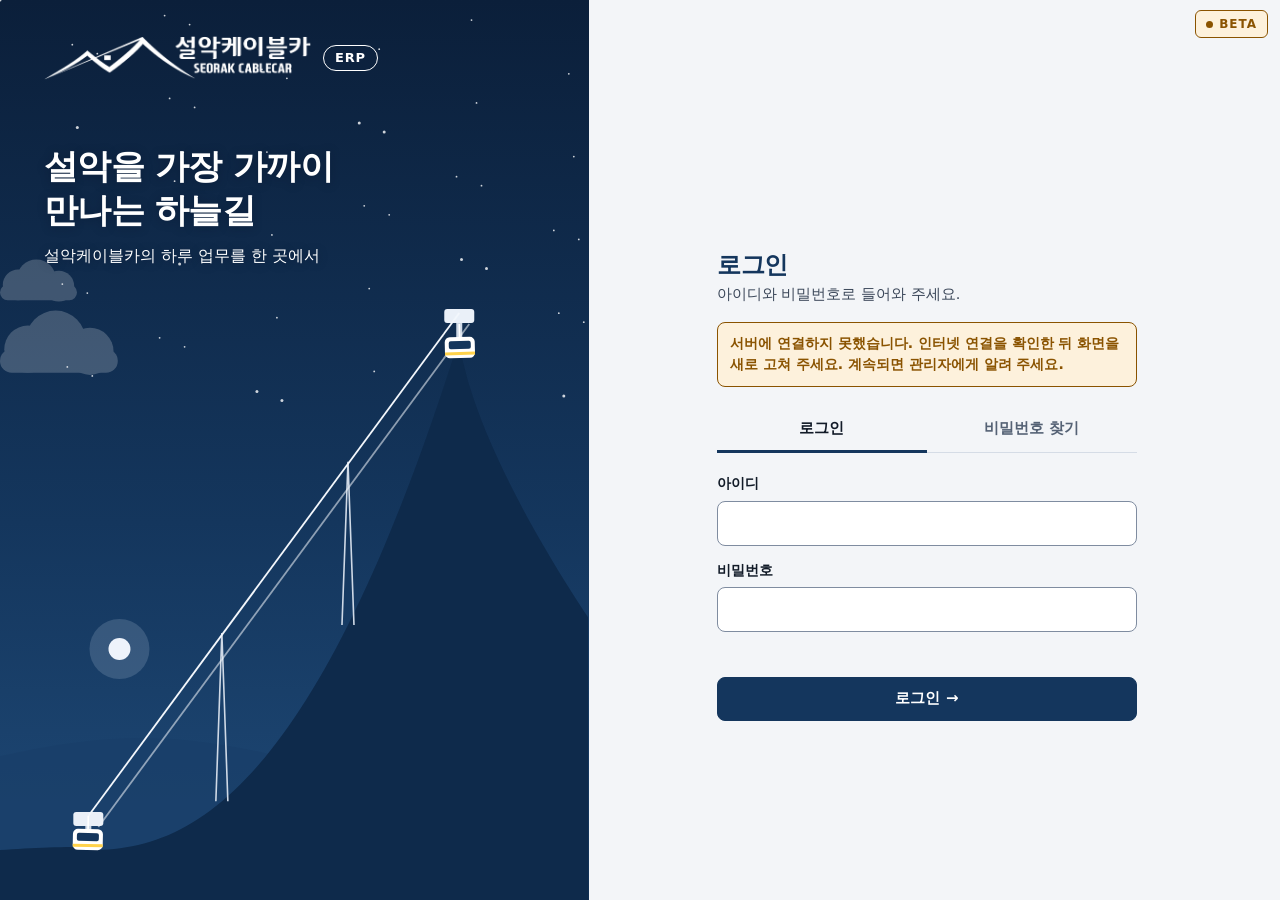
<file: index.html>
<!doctype html>
<html lang="ko">
<head>
<meta charset="utf-8">
<meta http-equiv="Content-Security-Policy" content="default-src 'self'; script-src 'self' 'sha256-jy1BwUtdvBJUloKXzAb117JxgOY/ohQzOSt3g7SzE2A=' https://cdnjs.cloudflare.com/ajax/libs/html2canvas/1.4.1/html2canvas.min.js; style-src 'self' 'unsafe-inline'; img-src 'self' data: blob: https://jrdoaebexqarnwzltkgw.supabase.co; font-src 'self' data:; connect-src 'self' https://jrdoaebexqarnwzltkgw.supabase.co wss://jrdoaebexqarnwzltkgw.supabase.co; frame-src https://script.google.com https://*.googleusercontent.com; media-src 'self' blob:; worker-src 'self' blob:; manifest-src 'self'; object-src 'none'; base-uri 'self'; form-action 'self'">
<style id="frameGuard">html{display:none!important}</style>
<script>(function(){if(window.self===window.top){var g=document.getElementById("frameGuard");if(g)g.parentNode.removeChild(g);}else{try{window.top.location.replace(window.self.location.href);}catch(e){}}})();</script>
<meta name="viewport" content="width=device-width, initial-scale=1">
<meta name="robots" content="noindex,nofollow">
<meta http-equiv="Cache-Control" content="no-cache">
<meta http-equiv="Pragma" content="no-cache">
<title>설악케이블카 ERP</title>
<link rel="icon" type="image/png" href="assets/brand/favicon-32.png">
<link rel="manifest" href="manifest.json?v=20261023f">
<link rel="apple-touch-icon" href="assets/brand/apple-touch-icon.png">
<meta name="theme-color" content="#14365d">
<meta name="apple-mobile-web-app-title" content="설악 ERP">
<meta name="application-name" content="설악 ERP">
<link rel="stylesheet" href="tokens.css?v=20261023f">
<link rel="stylesheet" href="beta.css?v=20261023f">
<link rel="stylesheet" href="schedule-demo.css?v=20261023f">
<link rel="stylesheet" href="style.css?v=20261023f">
<link rel="stylesheet" href="groupware.css?v=20261023f">
<link rel="stylesheet" href="ui.css?v=20261023f">
<link rel="stylesheet" href="ui-b.css?v=20261023f">
<link rel="stylesheet" href="ops.css?v=20261023f">
<link rel="stylesheet" href="feedback.css?v=20261023f">
<link rel="stylesheet" href="notify.css?v=20261023f">
<link rel="stylesheet" href="staff.css?v=20261023f">
<link rel="stylesheet" href="hr-core.css?v=20261023f">
<link rel="stylesheet" href="hr-people.css?v=20261023f">
<link rel="stylesheet" href="hr-leave.css?v=20261023f">
<link rel="stylesheet" href="hr-attend.css?v=20261023f">
<link rel="stylesheet" href="hr-ot.css?v=20261023f">
<link rel="stylesheet" href="shell.css?v=20261023f">
<link rel="stylesheet" href="hr-b5.css?v=20261023f">
<link rel="stylesheet" href="pages.css?v=20261023f">
</head>
<body>
<a class="skip" href="#" id="skipLink">본문 바로가기</a>
<div class="b-shell">
<aside class="b-side" id="side" aria-label="메뉴">
<div class="b-side-head">
<a class="b-brand b-brand-side" href="#/home" aria-label="홈으로"><span class="b-logo" data-logo-wide="paper" data-logo-size="sm"></span></a>
<button class="b-side-x" id="navClose" type="button" aria-label="메뉴 닫기"><svg class="ic" viewBox="0 0 24 24" fill="none" stroke="currentColor" stroke-width="1.9" stroke-linecap="round" aria-hidden="true"><path d="M6 6l12 12M18 6 6 18"/></svg></button>
</div>
<nav class="b-nav" id="nav" aria-label="주 메뉴"></nav>
<div class="b-side-foot">
<span class="bsf-mark" data-logo aria-hidden="true"></span>
<span class="bsf-meta"><b data-product>설악케이블카 ERP</b><small data-env-foot>ⓒ 2026 설악케이블카</small></span>
</div>
</aside>
<div class="b-scrim" id="scrim" hidden></div>
<div class="b-body">
<header class="b-top" id="bTop">
<div class="b-bar">
<button class="b-burger" id="navToggle" type="button" aria-controls="side" aria-expanded="false" aria-label="메뉴 열기"><svg class="ic" viewBox="0 0 24 24" fill="none" stroke="currentColor" stroke-width="1.9" stroke-linecap="round" aria-hidden="true"><path d="M4 7h16M4 12h16M4 17h16"/></svg></button>
<a class="b-brand b-brand-top" href="#/home" aria-label="홈으로"><span class="b-logo" data-logo-wide="paper" data-logo-size="sm"></span></a>
<div class="b-crumb" id="bCrumb" aria-live="polite"></div>
<span class="b-sp"></span>
<div class="wx-mini-wrap" id="wxMini" data-wx="mini" hidden></div>
<button class="b-fb" id="topFb" type="button" hidden aria-label="의견 보내기" title="불편한 점·오류·바라는 기능을 알려 주세요"><svg class="ic sm" viewBox="0 0 24 24" fill="none" stroke="currentColor" stroke-width="1.8" stroke-linecap="round" stroke-linejoin="round" aria-hidden="true"><path d="M4 5.5h16v11H9l-4.5 3.5v-3.5H4z"/><path d="M8 9.5h8M8 12.5h5"/></svg><span>의견 보내기</span></button>
<a class="b-help" id="topHelp" href="#/s/hr-help" hidden aria-label="도우미 — 자주 묻는 질문·내 연차·근무 바로 보기" title="도우미"><svg class="ic" viewBox="0 0 24 24" fill="none" stroke="currentColor" stroke-width="1.8" stroke-linecap="round" stroke-linejoin="round" aria-hidden="true"><path d="M4 5.5h16v11H10l-4.5 3.5v-3.5H4z"/><path d="M10 9.2a2 2 0 1 1 2.6 1.9c-.4.2-.6.5-.6.9v.4"/><path d="M12 14.2v.1"/></svg></a>
<div class="b-user">
<div class="b-me">
<button class="b-mebtn" id="userMenuBtn" type="button" aria-haspopup="true" aria-expanded="false" aria-controls="userMenu" aria-label="내 계정 메뉴">
<span class="b-avatar" id="avatar" aria-hidden="true"></span>
<span class="b-uname"><b id="userName"></b><small id="userDept"></small></span>
<svg class="ic sm b-mechev" viewBox="0 0 24 24" fill="none" stroke="currentColor" stroke-width="1.9" stroke-linecap="round" stroke-linejoin="round" aria-hidden="true"><path d="m6 9.5 6 6 6-6"/></svg>
</button>
<div class="b-umenu" id="userMenu" hidden>
<div class="b-umenu-who"><b id="userMenuName"></b><small id="userMenuDept"></small></div>
<button type="button" id="pwChangeBtn"><svg class="ic" viewBox="0 0 24 24" fill="none" stroke="currentColor" stroke-width="1.8" stroke-linecap="round" stroke-linejoin="round" aria-hidden="true"><rect x="5" y="10.5" width="14" height="10" rx="2"/><path d="M8.5 10.5V7.5a3.5 3.5 0 0 1 7 0v3"/><path d="M12 14.5v2.5"/></svg>비밀번호 변경</button>
<button type="button" id="menuLogoutBtn"><svg class="ic" viewBox="0 0 24 24" fill="none" stroke="currentColor" stroke-width="1.8" stroke-linecap="round" stroke-linejoin="round" aria-hidden="true"><path d="M10 4.5H6.5A1.5 1.5 0 0 0 5 6v12a1.5 1.5 0 0 0 1.5 1.5H10"/><path d="m14 8 4 4-4 4"/><path d="M18 12H9.5"/></svg>로그아웃</button>
</div>
</div>
</div>
<span class="beta-slot" data-beta-slot></span>
</div>
</header>
<div class="ops-banner" id="opsBanner" data-ops="banner" hidden></div>
<div class="wx-strip" id="wxStrip" data-wx="strip" hidden></div>
<div class="wx-strip" id="lgtStrip" data-lgt="strip" hidden></div>
<div class="b-hero" id="hero" hidden></div>
<main class="b-main" id="view" tabindex="-1"></main>
</div>
</div>
<nav class="b-tabbar" id="tabbar" aria-label="빠른 이동" hidden></nav>
<script src="sky-time.js?v=20261023f"></script>
<script src="config.js?v=20261023f"></script>
<script src="config.beta.js?v=20261023f"></script>
<script src="beta.js?v=20261023f"></script>
<script src="vendor/supabase.js"></script>
<script src="storage.js?v=20261023f"></script>
<script src="common.js?v=20261023f"></script>
<script src="hr-core.js?v=20261023f"></script>
<script src="hr-people.js?v=20261023f"></script>
<script src="hr-cert.js?v=20261023f"></script>
<script src="hr-onboard.js?v=20261023f"></script>
<script src="hr-leave.js?v=20261023f"></script>
<script src="hr-attend.js?v=20261023f"></script>
<script src="hr-ot.js?v=20261023f"></script>
<script src="hr-eval.js?v=20261023f"></script>
<script src="hr-insight.js?v=20261023f"></script>
<script src="hr-help.js?v=20261023f"></script>
<script src="autofill.js?v=20261023f"></script>
<script src="autofill-check.js?v=20261023f"></script>
<script src="autofill-ui.js?v=20261023f"></script>
<script src="hr.js?v=20261023f"></script>
<script src="staff.js?v=20261023f"></script>
<script src="groupware.js?v=20261023f"></script>
<script src="ops.js?v=20261023f"></script>
<script src="notify.js?v=20261023f"></script>
<script src="feedback.js?v=20261023f"></script>
<script src="sky-fx.js?v=20261023f"></script>
<script src="app.js?v=20261023f"></script>
<script src="weather.js?v=20261023f"></script>
<script src="lightning.js?v=20261023f"></script>
</body>
</html>
</file>
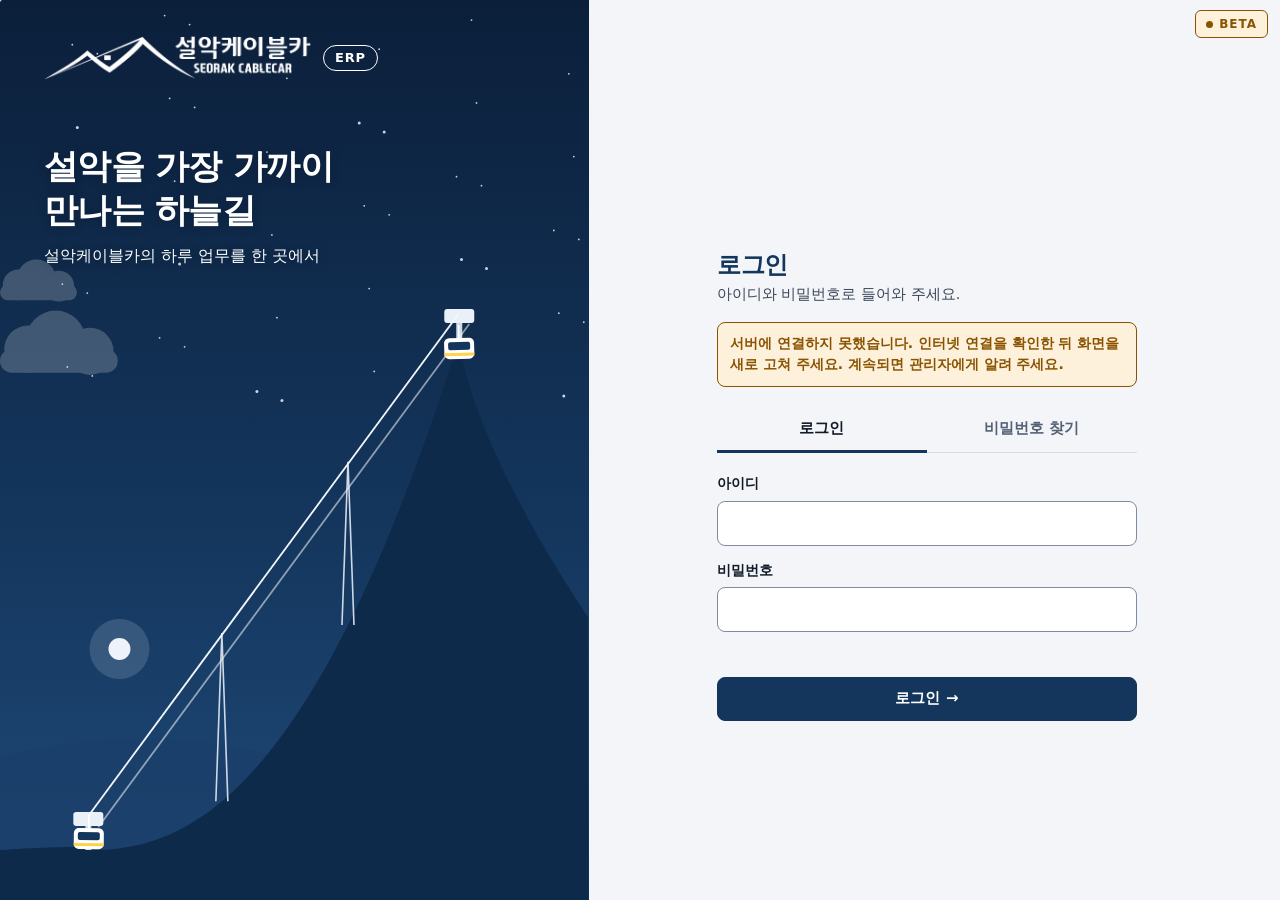
<file: admin.html>
<!doctype html>
<html lang="ko">
<head>
<meta charset="utf-8">
<meta http-equiv="Content-Security-Policy" content="default-src 'self'; script-src 'self' 'sha256-jy1BwUtdvBJUloKXzAb117JxgOY/ohQzOSt3g7SzE2A=' https://cdnjs.cloudflare.com/ajax/libs/html2canvas/1.4.1/html2canvas.min.js; style-src 'self' 'unsafe-inline'; img-src 'self' data: blob: https://jrdoaebexqarnwzltkgw.supabase.co; font-src 'self' data:; connect-src 'self' https://jrdoaebexqarnwzltkgw.supabase.co wss://jrdoaebexqarnwzltkgw.supabase.co; frame-src https://script.google.com https://*.googleusercontent.com; media-src 'self' blob:; worker-src 'self' blob:; manifest-src 'self'; object-src 'none'; base-uri 'self'; form-action 'self'">
<style id="frameGuard">html{display:none!important}</style>
<script>(function(){if(window.self===window.top){var g=document.getElementById("frameGuard");if(g)g.parentNode.removeChild(g);}else{try{window.top.location.replace(window.self.location.href);}catch(e){}}})();</script>
<meta name="viewport" content="width=device-width, initial-scale=1">
<meta name="robots" content="noindex,nofollow">
<meta http-equiv="Cache-Control" content="no-cache">
<meta http-equiv="Pragma" content="no-cache">
<title>설악케이블카 ERP · 관리자</title>
<link rel="icon" type="image/png" href="assets/brand/favicon-32.png">
<link rel="manifest" href="manifest.json?v=20261023f">
<link rel="apple-touch-icon" href="assets/brand/apple-touch-icon.png">
<meta name="theme-color" content="#14365d">
<meta name="apple-mobile-web-app-title" content="설악 ERP">
<meta name="application-name" content="설악 ERP">
<link rel="stylesheet" href="tokens.css?v=20261023f">
<link rel="stylesheet" href="beta.css?v=20261023f">
<link rel="stylesheet" href="style.css?v=20261023f">
<link rel="stylesheet" href="ui.css?v=20261023f">
<link rel="stylesheet" href="shell.css?v=20261023f">
<link rel="stylesheet" href="hr-core.css?v=20261023f">
<link rel="stylesheet" href="hr-people.css?v=20261023f">
<link rel="stylesheet" href="pages.css?v=20261023f">
<link rel="stylesheet" href="feedback.css?v=20261023f">
<link rel="stylesheet" href="notify.css?v=20261023f">
</head>
<body>
<div class="ops-banner" id="opsBanner" data-ops="banner" hidden></div>
<header class="top adm-top">
<a class="btn btn-sm" href="index.html">← ERP로</a>
<h1><span class="b-logo" data-logo-wide="paper" data-logo-size="sm"></span><span class="adm-tag"><i aria-hidden="true">›</i> 관리자 설정</span></h1>
<button class="b-fb" id="topFb" type="button" hidden aria-label="의견 보내기" title="불편한 점·오류·바라는 기능을 알려 주세요"><svg class="ic sm" viewBox="0 0 24 24" fill="none" stroke="currentColor" stroke-width="1.8" stroke-linecap="round" stroke-linejoin="round" aria-hidden="true"><path d="M4 5.5h16v11H9l-4.5 3.5v-3.5H4z"/><path d="M8 9.5h8M8 12.5h5"/></svg><span>의견 보내기</span></button>
<a class="b-help" id="topHelp" href="index.html#/s/hr-help" hidden aria-label="도우미 — 자주 묻는 질문·내 연차·근무 바로 보기" title="도우미"><svg class="ic" viewBox="0 0 24 24" fill="none" stroke="currentColor" stroke-width="1.8" stroke-linecap="round" stroke-linejoin="round" aria-hidden="true"><path d="M4 5.5h16v11H10l-4.5 3.5v-3.5H4z"/><path d="M10 9.2a2 2 0 1 1 2.6 1.9c-.4.2-.6.5-.6.9v.4"/><path d="M12 14.2v.1"/></svg></a>
<div class="user-chip"><div class="avatar" id="avatar"></div><div class="user-meta"><b id="userName"></b><span>관리자</span></div></div>
<button class="btn btn-sm" id="logoutBtn" type="button">로그아웃</button>
<span class="beta-slot" data-beta-slot></span>
</header>
<main class="content adm-main">
<div class="ph"><div class="ph-t"><h1>관리자 설정</h1><p class="desc">직원 계정·권한·회사 정보를 관리해요. 바꾼 내용은 「변경 기록」에 남아요.</p></div></div>
<div class="tabs" role="tablist">
<button type="button" role="tab" class="tab on" data-tab="users" aria-selected="true">직원</button>
<button type="button" role="tab" class="tab" data-tab="pwreq" aria-selected="false">비밀번호 요청<span class="n" id="pwBadge" title="발급을 기다리는 요청" hidden></span></button>
<button type="button" role="tab" class="tab" data-tab="perms" aria-selected="false">권한</button>
<button type="button" role="tab" class="tab" data-tab="company" aria-selected="false">회사·메뉴</button>
<button type="button" role="tab" class="tab" data-tab="ops" aria-selected="false">운행 공지</button>
<button type="button" role="tab" class="tab" data-tab="gw" aria-selected="false">그룹웨어</button>
<button type="button" role="tab" class="tab" data-tab="signup" aria-selected="false">가입·조직</button>
<button type="button" role="tab" class="tab" data-tab="feedback" aria-selected="false">실무자 피드백<span class="n" id="fbBadge" title="새 피드백" hidden></span></button>
<button type="button" role="tab" class="tab" data-tab="audit" aria-selected="false">변경 기록</button>
</div>
<section id="pane"></section>
</main>
<script src="config.js?v=20261023f"></script>
<script src="config.beta.js?v=20261023f"></script>
<script src="beta.js?v=20261023f"></script>
<script src="vendor/supabase.js"></script>
<script src="storage.js?v=20261023f"></script>
<script src="common.js?v=20261023f"></script>
<script src="hr-core.js?v=20261023f"></script>
<script src="hr-onboard.js?v=20261023f"></script>
<script src="notify.js?v=20261023f"></script>
<script src="feedback.js?v=20261023f"></script>
<script src="admin.js?v=20261023f"></script>
<script src="weather.js?v=20261023f"></script>
</body>
</html>
</file>
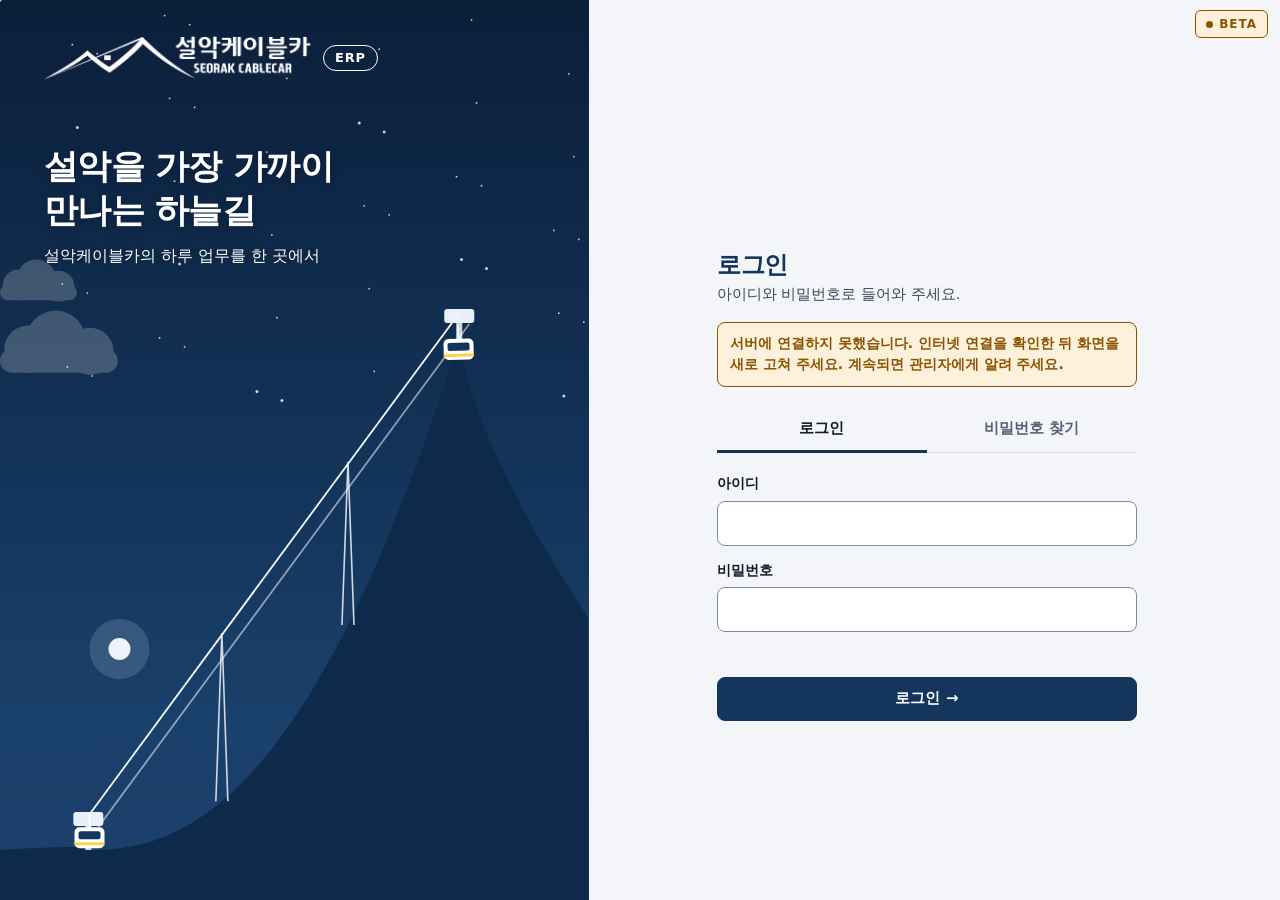
<file: login.html>
<!doctype html>
<html lang="ko">
<head>
<meta charset="utf-8">
<meta http-equiv="Content-Security-Policy" content="default-src 'self'; script-src 'self' 'sha256-jy1BwUtdvBJUloKXzAb117JxgOY/ohQzOSt3g7SzE2A=' https://cdnjs.cloudflare.com/ajax/libs/html2canvas/1.4.1/html2canvas.min.js; style-src 'self' 'unsafe-inline'; img-src 'self' data: blob: https://jrdoaebexqarnwzltkgw.supabase.co; font-src 'self' data:; connect-src 'self' https://jrdoaebexqarnwzltkgw.supabase.co wss://jrdoaebexqarnwzltkgw.supabase.co; frame-src https://script.google.com https://*.googleusercontent.com; media-src 'self' blob:; worker-src 'self' blob:; manifest-src 'self'; object-src 'none'; base-uri 'self'; form-action 'self'">
<style id="frameGuard">html{display:none!important}</style>
<script>(function(){if(window.self===window.top){var g=document.getElementById("frameGuard");if(g)g.parentNode.removeChild(g);}else{try{window.top.location.replace(window.self.location.href);}catch(e){}}})();</script>
<meta name="viewport" content="width=device-width, initial-scale=1">
<meta name="robots" content="noindex,nofollow">
<meta http-equiv="Cache-Control" content="no-cache">
<meta http-equiv="Pragma" content="no-cache">
<title>설악케이블카 ERP · 로그인</title>
<link rel="icon" type="image/png" href="assets/brand/favicon-32.png">
<link rel="manifest" href="manifest.json?v=20261023f">
<link rel="apple-touch-icon" href="assets/brand/apple-touch-icon.png">
<meta name="theme-color" content="#14365d">
<meta name="apple-mobile-web-app-title" content="설악 ERP">
<meta name="application-name" content="설악 ERP">
<link rel="stylesheet" href="tokens.css?v=20261023f">
<link rel="stylesheet" href="beta.css?v=20261023f">
<link rel="stylesheet" href="style.css?v=20261023f">
<link rel="stylesheet" href="login.css?v=20261023f">
</head>
<body class="lg-body">
<div class="ops-banner" id="opsBanner" data-ops="banner" hidden></div>
<div class="lg-split">
<aside class="lg-vis" id="lgVis" aria-label="회사 소개와 현재 날씨">
<div class="lg-tint" aria-hidden="true"></div>
<svg class="lg-scene" id="lgScene" aria-hidden="true" focusable="false"></svg>
<canvas class="lg-pfx" id="lgPfx" aria-hidden="true"></canvas>
<div class="lg-head lg-rise"><span class="brand-line" data-logo-wide="band"></span></div>
<p class="lg-slogan lg-rise lg-d1" data-slogan></p>
<p class="lg-tag lg-rise lg-d2" data-tagline></p>
<div class="lg-wx lg-rise lg-d3" id="lgWx" data-wx="sky" role="group" aria-label="현재 날씨" hidden></div>
</aside>
<main class="lg-right">
<div class="lg-card lg-rise lg-d2">
<h1 class="sr" data-product></h1>
<div class="lg-hd" id="lgHd">
<h2 class="lg-title" id="lgTitle">로그인</h2>
<p class="lg-sub" id="lgSub">아이디와 비밀번호로 들어와 주세요.</p>
</div>
<p class="wx-alert" id="wxAlert" role="status" hidden></p>
<div class="lgt-card" id="lgtCard" data-lgt="card" hidden></div>
<p class="warn-box" id="topMsg" role="alert" hidden></p>
<div class="tabs auth-tabs" role="tablist" id="authTabs">
<button type="button" role="tab" class="tab on" data-auth="login" aria-selected="true">로그인</button>
<button type="button" role="tab" class="tab" data-auth="signup" aria-selected="false" id="signupTab" hidden>회원가입</button>
<button type="button" role="tab" class="tab" data-auth="find" aria-selected="false">비밀번호 찾기</button>
</div>
<form id="loginForm" data-panel="login" novalidate>
<div class="field"><label for="lLogin">아이디</label><input class="input" id="lLogin" maxlength="20" autocomplete="username" autocapitalize="off" spellcheck="false"></div>
<div class="field"><label for="lPw">비밀번호</label><input class="input" id="lPw" type="password" autocomplete="current-password"></div>
<p class="err" id="loginErr"></p>
<button class="btn btn-primary" type="submit" id="loginBtn">로그인 <span class="arr" aria-hidden="true">→</span></button>
</form>
<form id="signupForm" data-panel="signup" hidden novalidate>
<p class="help" style="margin:0 0 12px">가입 신청 후 <b>관리자가 승인</b>하면 로그인하실 수 있어요. 이메일은 사용하지 않아요.</p>
<div id="signupClosed" class="warn-box" hidden>지금은 가입 신청을 받지 않고 있어요. 관리자에게 문의해 주세요.</div>
<div id="signupFields">
<div class="field"><label class="req" for="gName">이름</label><input class="input" id="gName" maxlength="40" autocomplete="name"></div>
<div class="field"><label class="req" for="gLogin">로그인 아이디</label><input class="input" id="gLogin" maxlength="20" autocomplete="username" autocapitalize="off" spellcheck="false" placeholder="한글·영문·숫자 2~20자" aria-describedby="gLoginHint"><span class="help" id="gLoginHint">한글·영문·숫자 2~20자 (예: 이솔, hong.gd)</span></div>
<div class="field"><label class="req" for="gPhone">휴대폰 번호</label><input class="input" id="gPhone" type="tel" inputmode="tel" maxlength="20" autocomplete="tel" placeholder="010-1234-5678" aria-describedby="gPhoneHint"><span class="help" id="gPhoneHint">관리자가 연락드릴 때 사용해요. 관리자와 본인만 볼 수 있어요.</span></div>
<div class="field"><label class="req" for="gPw">비밀번호 (8자 이상, 영문+숫자)</label><input class="input" id="gPw" type="password" autocomplete="new-password"></div>
<div class="field"><label class="req" for="gPw2">비밀번호 확인</label><input class="input" id="gPw2" type="password" autocomplete="new-password"></div>
<div class="field"><label for="gDept">부서 (선택)</label><span id="gDeptBox"><input class="input" id="gDept" maxlength="40"></span></div>
<p class="err" id="signupErr"></p>
<button class="btn btn-primary" type="submit">가입 신청</button>
</div>
</form>
<div id="findBox" data-panel="find" hidden>
<form id="reqForm" novalidate>
<p class="help" style="margin:0 0 12px">아이디와 이름을 넣고 요청해 주세요. 관리자가 임시 비밀번호를 만들어 <b>직접 알려 드려요.</b> 그 비밀번호로 로그인하면 바로 새 비밀번호를 정하시게 돼요.</p>
<div class="field"><label for="fLogin">아이디</label><input class="input" id="fLogin" maxlength="20" autocomplete="username" autocapitalize="off" spellcheck="false"></div>
<div class="field"><label for="fName">이름</label><input class="input" id="fName" maxlength="40" autocomplete="name"></div>
<p class="err" id="reqErr"></p>
<button class="btn btn-primary" type="submit">임시 비밀번호 요청</button>
<div id="reqOut" role="status" hidden></div>
</form>
</div>
<form id="newPwForm" data-panel="newpw" hidden novalidate>
<h2 style="font-size:17px;margin-bottom:6px" id="newPwTitle">새 비밀번호 설정</h2>
<p class="help" style="margin:0 0 14px" id="newPwHelp">새로 쓸 비밀번호를 정해 주세요.</p>
<div class="field"><label class="req" for="nPw">새 비밀번호 (8자 이상, 영문+숫자)</label><input class="input" id="nPw" type="password" autocomplete="new-password"></div>
<div class="field"><label class="req" for="nPw2">새 비밀번호 확인</label><input class="input" id="nPw2" type="password" autocomplete="new-password"></div>
<p class="err" id="newPwErr"></p>
<button class="btn btn-primary" type="submit">비밀번호 저장</button>
<button class="btn" type="button" data-logout>로그아웃</button>
</form>
<div id="statusBox" data-panel="status" hidden>
<h2 style="font-size:17px;margin-bottom:8px" id="statusTitle"></h2>
<p id="statusText" style="margin:0 0 14px"></p>
<button class="btn" type="button" id="statusBack">다른 계정으로 로그인</button>
</div>
<div class="lg-mwx" id="lgMwx" role="group" aria-label="현재 날씨" hidden></div>
</div>
</main>
</div>
<script src="config.js?v=20261023f"></script>
<script src="config.beta.js?v=20261023f"></script>
<script src="beta.js?v=20261023f"></script>
<script src="vendor/supabase.js"></script>
<script src="storage.js?v=20261023f"></script>
<script src="common.js?v=20261023f"></script>
<script src="weather.js?v=20261023f"></script>
<script src="lightning.js?v=20261023f"></script>
<script src="sky-time.js?v=20261023f"></script>
<script src="sky-fx.js?v=20261023f"></script>
<script src="login-sky.js?v=20261023f"></script>
<script src="login-page.js?v=20261023f"></script>
</body>
</html>
</file>
<file: tokens.css>
/*! © 온리드파트너스 — 무단 복제·역분석 금지 */
:root{--navy:#14365d;--navy-deep:#0f2a49;--navy-hover:#1b4576;--navy-soft:#e8eef6;--navy-line:#a9b9cd;--navy-ring:rgba(20, 54, 93, .16);--on-navy:#ffffff;--ink:#121b28;--sub:#3b4759;--hint:#556275;--line-strong:#7f8ca0;--line:#d5dce6;--line-soft:#e3e8ef;--fill:#eef1f5;--paper:#f3f5f8;--surface:#ffffff;--th:#f7f9fb;--ok:#1d6b44;--ok-bg:#e3f3ea;--warn:#8a5300;--warn-bg:#fdf1dc;--err:#b42318;--err-bg:#fdeceb;--err-ring:rgba(180, 35, 24, .12);--info:#1e5aa8;--info-bg:#e6effa;--seal:#c3301c;--serif:"Noto Serif KR", "Batang", "바탕", serif;--sans:"Pretendard Variable", "Pretendard", "Apple SD Gothic Neo", "Malgun Gothic", "Noto Sans KR", system-ui, sans-serif;--fs-2xs:11px;--fs-xs:12px;--fs-sm:13px;--fs-md:14px;--fs-base:15px;--fs-lg:18px;--fs-xl:22px;--fs-2xl:24px;--fs-display:28px;--fw-medium:500;--fw-semi:600;--fw-bold:700;--s1:4px;--s2:8px;--s3:12px;--s4:16px;--s5:24px;--s6:32px;--s7:48px;--r-sm:6px;--r:8px;--r-lg:12px;--r-pill:999px;--h-ctl:40px;--h-ctl-sm:32px;--h-ctl-lg:48px;--h-touch:44px;--shadow-card:0 1px 2px rgba(8, 18, 34, .04);--shadow-pop:0 12px 32px rgba(8, 18, 34, .16), 0 2px 6px rgba(8, 18, 34, .08);--shadow-modal:0 24px 60px rgba(8, 18, 34, .30);--side-w:236px;--top-h:60px;--tabbar-h:64px;--c-primary:var(--navy);--c-primary-ink:var(--on-navy);--c-primary-text:var(--navy);--c-primary-soft:var(--navy-soft);--c-primary-line:var(--navy-line);--c-primary-deep:var(--navy-deep);--c-primary-hover:var(--navy-hover);--c-primary-faint:#486281;--c-primary-rule:#72869e;--c-primary-grad:var(--navy-deep);--brand-mark-a:.09;--c-accent:var(--warn);--c-bg:var(--paper);--c-surface:var(--surface);--c-sidebar:var(--surface);--c-text:var(--ink);--c-sub:var(--sub);--c-border:var(--line);--c-border-strong:var(--line-strong);--c-line-soft:var(--line-soft);--st-wait:var(--sub);--st-wait-bg:var(--fill);--st-doing:var(--info);--st-doing-bg:var(--info-bg);--st-done:var(--ok);--st-done-bg:var(--ok-bg);--st-hold:var(--warn);--st-hold-bg:var(--warn-bg);--st-reject:var(--err);--st-reject-bg:var(--err-bg);--brand-mark:url("assets/brand/logo-symbol-white.png");--radius:var(--r-lg);--shadow:var(--shadow-card);--b-brand:var(--navy);--b-brand-deep:var(--navy-deep);--b-brand-ink:var(--on-navy);--b-brand-soft:var(--navy-soft);--b-brand-line:var(--navy-line);--b-brand-ring:rgba(20, 54, 93, .18);--b-ink:var(--ink);--b-sub:var(--sub);--b-hint:var(--hint);--b-surface:var(--surface);--b-paper:var(--paper);--b-line:var(--line);--b-line-strong:var(--line-strong);--b-err:var(--err);--b-err-bg:var(--err-bg);--b-err-ring:var(--err-ring);--b-ok:var(--ok);--b-ok-bg:var(--ok-bg);--b-seal:var(--seal);--b-fs-2xs:var(--fs-2xs);--b-fs-xs:var(--fs-xs);--b-fs-sm:var(--fs-sm);--b-fs-md:var(--fs-md);--b-fs-base:var(--fs-base);--b-fs-lg:var(--fs-lg);--b-fs-xl:var(--fs-xl);--b-s1:4px;--b-s2:8px;--b-s3:12px;--b-s4:16px;--b-s5:20px;--b-s6:24px;--b-s7:28px;--b-r:var(--r);--b-r-lg:var(--r-lg);--b-r-pill:var(--r-pill);--b-h:var(--h-touch);--b-h-sm:34px;--b-h-touch:var(--h-touch);--b-shadow-pop:0 24px 60px rgba(8, 18, 34, .35);font-family:var(--sans)}
</file>
<file: beta.css>
/*! © 온리드파트너스 — 무단 복제·역분석 금지 */
.beta-slot:empty{display:none}.beta-tag{flex:none;display:inline-flex;align-items:center;gap:6px;height:28px;padding:0 10px;border:1.5px solid var(--warn);border-radius:var(--r-sm);background:var(--warn-bg);color:var(--warn);font:inherit;font-size:12px;font-weight:800;letter-spacing:.08em;cursor:pointer;white-space:nowrap}.beta-tag:hover{background:#fbe6c2}.beta-tag i{width:7px;height:7px;border-radius:50%;background:var(--warn)}.beta-wrap{position:relative;flex:none}.beta-pop{position:absolute;right:0;top:calc(100% + 8px);z-index:80;width:320px;max-width:calc(100vw - 24px);padding:14px 16px;background:var(--surface);color:var(--ink);border:1px solid var(--line);border-radius:10px;box-shadow:var(--shadow-pop);font-size:13.5px;line-height:1.6}.beta-pop h3{font-size:var(--fs-base);font-weight:var(--fw-bold);margin:0 0 6px;display:flex;align-items:center;gap:8px}.beta-pop p{margin:0 0 6px;color:var(--sub)}.beta-pop .beta-db{margin-top:8px;padding:8px 10px;border-radius:var(--r);font-weight:var(--fw-semi)}.beta-pop .beta-db.live{background:var(--err-bg);color:var(--err)}.beta-pop .beta-db.sep{background:var(--ok-bg);color:var(--ok)}.beta-float{position:fixed;top:10px;right:12px;z-index:90}@media (max-width:860px){.beta-tag{height:26px;padding:0 8px;font-size:11px}.beta-tag i{display:none}}
</file>
<file: schedule-demo.css>
/*! © 온리드파트너스 — 무단 복제·역분석 금지 */
.demo-ribbon{display:flex;align-items:center;gap:10px;flex-wrap:wrap;margin:0 0 18px;padding:10px 14px;border:1px solid var(--c-accent);border-radius:12px;background:var(--warn-bg);color:var(--warn);font-weight:700;font-size:14px}.demo-ribbon .tag{flex:none;padding:2px 10px;border-radius:999px;background:var(--c-accent);color:#fff;font-size:12.5px;font-weight:800;letter-spacing:.03em}.demo-ribbon .ic{color:var(--c-accent)}.sb-toolbar{display:flex;flex-wrap:wrap;align-items:center;gap:10px;margin-bottom:14px}.sb-week{display:inline-flex;align-items:center;gap:4px}.sb-weekbtn{width:40px;height:40px;display:grid;place-items:center;border:1px solid var(--c-border-strong);border-radius:8px;background:var(--surface);cursor:pointer;color:var(--c-text)}.sb-weekbtn:hover{border-color:var(--c-text)}.sb-weeklabel{min-width:248px;padding:0 14px;height:40px;display:inline-flex;align-items:center;justify-content:center;border:1px solid var(--c-border);border-radius:8px;background:var(--c-surface);font-weight:800;font-variant-numeric:tabular-nums;white-space:nowrap}.sb-toolbar .grow{flex:1}.sb-actbtns{display:flex;gap:8px;flex-wrap:wrap}.sb-hint{margin:0 0 16px;font-size:14px;color:var(--c-sub)}.sb-hint b{color:var(--c-primary-text)}.sb-summary{display:flex;flex-wrap:wrap;gap:8px;margin-bottom:14px}.sb-chip{display:inline-flex;align-items:baseline;gap:6px;padding:6px 14px;border:1px solid var(--c-border);border-radius:999px;background:var(--c-surface);font-size:13.5px;font-weight:700}.sb-chip b{font-size:17px;font-variant-numeric:tabular-nums}.sb-chip.vac{border-color:var(--st-reject);color:var(--st-reject)}.sb-chip.dup{border-color:var(--st-hold);color:var(--st-hold)}.sb-chip.ok{border-color:var(--st-done);color:var(--st-done)}.sb-warn{margin-bottom:16px;padding:12px 16px;border-radius:12px;border:1px solid}.sb-warn.ok{display:flex;align-items:center;gap:10px;background:var(--st-done-bg);border-color:var(--st-done);color:#14532d}.sb-warn.ok .ic{color:var(--st-done)}.sb-warn.ok b{font-weight:800}.sb-warn.bad{background:var(--st-reject-bg);border-color:var(--st-reject);color:#7f1d1d}.sb-whead{display:flex;align-items:center;gap:8px;margin-bottom:8px;font-size:15px}.sb-whead .ic{color:var(--st-reject)}.sb-wrow{display:flex;align-items:flex-start;gap:10px;padding:6px 0}.sb-wrow+.sb-wrow{border-top:1px dashed rgba(127,29,29,.3)}.sb-wtag{flex:none;margin-top:2px;padding:2px 10px;border-radius:999px;font-size:12.5px;font-weight:800;color:#fff}.sb-wtag.dup{background:var(--st-hold)}.sb-wtag.vac{background:var(--st-reject)}.sb-wrow ul{margin:0;padding-left:2px;list-style:none;display:flex;flex-wrap:wrap;gap:4px 18px}.sb-wrow li{font-size:14px}.sb-wrow li b{font-variant-numeric:tabular-nums}.sb-wmore{color:var(--warn);font-weight:700}.sb-cols{display:block}.sb-board-wrap{overflow-x:auto;background:var(--c-surface);border:1px solid var(--c-border);border-radius:var(--radius)}table.sb{border-collapse:separate;border-spacing:0;width:100%;min-width:880px;font-size:14px}.sb th,.sb td{padding:7px 8px;border-bottom:1px solid var(--c-line-soft);text-align:center}.sb thead th{background:var(--fill);font-weight:800;border-bottom:1px solid var(--c-border)}.sb .sb-dayhead{display:table-cell}.sb-dayhead .dw{font-size:13px;color:var(--c-sub);margin-right:4px}.sb-dayhead .dd{font-variant-numeric:tabular-nums}.sb-dayhead.wknd .dw{color:var(--st-reject)}.sb-dayhead.today{background:var(--c-primary);color:var(--c-primary-ink)}.sb-dayhead.today .dw{color:var(--c-primary-ink)}.sb-dayhead .dtag{display:block;font-size:10.5px;font-weight:700;margin-top:1px}.sb-poshead,.sb-pos{position:sticky;left:0;z-index:2;text-align:left;background:var(--c-surface);box-shadow:inset -1px 0 0 var(--c-border);min-width:132px}.sb-poshead{background:var(--fill);z-index:3}.sb-pos b{display:block;font-size:14px;font-weight:700}.sb-pos small{display:block;font-size:11.5px;color:var(--c-sub)}.sb thead .sb-sum{background:var(--paper);min-width:54px}.sb-cell{padding:5px 6px}.sb-cell.wknd{background:var(--paper)}.sb-cell.vacant{background:repeating-linear-gradient(45deg,var(--err-bg),var(--err-bg) 6px,#ffecec 6px,#ffecec 12px)}.sb-cell.dup{background:var(--st-reject-bg);box-shadow:inset 0 0 0 2px var(--st-reject)}.sb-sel{width:100%;min-width:96px;max-width:160px;height:36px;padding:4px 6px;border:1px solid var(--c-border-strong);border-radius:7px;background:var(--surface);color:var(--c-text);font-size:14px;cursor:pointer}.sb-sel:focus{outline:2px solid var(--c-primary);outline-offset:0;border-color:var(--c-primary)}.sb-cell.vacant .sb-sel{border-color:var(--st-reject);color:var(--c-sub)}.sb-cell.dup .sb-sel{border-color:var(--st-reject);font-weight:700}.sb-sel option:disabled{color:var(--hint)}.sb-rowsum,.sb-colsum,.sb-grand{font-weight:800;font-variant-numeric:tabular-nums;background:var(--paper)}.sb-rowsum{box-shadow:inset 1px 0 0 var(--c-border)}.sb-foot th,.sb-foot td{border-top:2px solid var(--c-border);background:var(--paper);font-weight:800}.sb-foot .sb-pos{background:var(--paper)}.sb-grand{background:var(--c-primary-soft);color:var(--c-primary-text)}.sb-roster{padding:16px 18px;margin-top:16px}.sb-roster h2{font-size:16px;margin-bottom:4px}.sb-roster .cap{margin:0 0 12px;font-size:13px;color:var(--c-sub);max-width:70ch}.sb-roster ul{list-style:none;margin:0;padding:0;display:grid;grid-template-columns:repeat(auto-fill,minmax(210px,1fr));gap:8px}.sb-off{display:grid;grid-template-columns:1fr auto;align-items:center;gap:2px 8px;padding:9px 11px;border:1px solid var(--c-line-soft);border-radius:10px;background:var(--paper);color:#64748b}.sb-offname{font-weight:700;color:var(--sub)}.sb-offteam{grid-row:2;font-size:12px}.sb-offdays{grid-column:2;grid-row:1/3;display:flex;gap:3px;align-self:center}.sb-dow{display:inline-grid;place-items:center;width:22px;height:22px;border-radius:6px;background:var(--st-wait-bg);color:var(--st-wait);font-size:12px;font-weight:800}.sb-off .sb-tagoff{font-size:11px}.sb-toast{position:fixed;bottom:24px;left:50%;transform:translateX(-50%) translateY(12px);z-index:200;max-width:calc(100vw - 24px);padding:11px 18px;border-radius:10px;background:var(--c-text);color:#fff;font-weight:600;font-size:14px;box-shadow:var(--shadow);opacity:0;pointer-events:none;transition:opacity .18s,transform .18s}.sb-toast.show{opacity:1;transform:translateX(-50%) translateY(0)}@media (max-width:860px){.sb-weeklabel{min-width:0;flex:1;font-size:14px}.sb-toolbar .grow{display:none}.sb-actbtns{width:100%}.sb-actbtns .btn{flex:1}}@media (max-width:480px){.sb-week{width:100%;flex-wrap:wrap}.sb-weeklabel{flex:1 1 150px}}
</file>
<file: groupware.css>
/*! © 온리드파트너스 — 무단 복제·역분석 금지 */
.ws-head{display:flex;flex-wrap:wrap;align-items:flex-end;gap:12px 20px;padding-bottom:14px;border-bottom:2px solid var(--c-primary);margin-bottom:14px}.ws-hello{flex:1 1 320px;min-width:0}.ws-eyebrow{font-size:13px;font-weight:700;color:var(--c-sub);margin-bottom:4px}.ws-hello h2{font-size:24px;font-weight:800;letter-spacing:-.02em;color:var(--c-text)}.ws-hello h2 u{text-decoration:none;box-shadow:inset 0-3px 0 var(--c-primary)}.ws-sub{margin:6px 0 0;font-size:14px;font-weight:600;color:var(--c-sub)}.ws-rule{margin:4px 0 0;font-size:12.5px;font-weight:600;color:var(--c-sub)}.ws-sub a{color:var(--c-primary-text);font-weight:800}.ws-late{color:var(--st-reject);font-weight:800}.ws-acts{display:flex;gap:8px;flex-wrap:wrap}.ws-quick{display:flex;align-items:center;gap:10px;margin:0 0 18px;padding:4px 4px 4px 12px;background:var(--c-surface);border:1px solid var(--c-border);border-bottom:2px solid var(--c-primary);border-radius:8px 8px 0 0}.ws-quick .ws-plus{font-size:20px;font-weight:800;color:var(--c-primary-text);line-height:1}.ws-quick input{flex:1;min-width:0;border:0;background:0 0;padding:10px 2px;min-height:44px}.ws-quick input:focus{outline:0}.ws-quick:focus-within{box-shadow:0 0 0 2px var(--c-primary)}.ws-quick input::placeholder{color:var(--hint)}.ws-grid{display:grid;grid-template-columns:minmax(0,1fr);gap:16px;margin-bottom:22px;align-items:start}.ws-card{background:var(--c-surface);border:1px solid var(--c-border);border-radius:var(--radius);padding:14px 16px 16px;box-shadow:var(--shadow);min-width:0}.ws-ch{display:flex;align-items:center;gap:8px;flex-wrap:wrap;padding-bottom:10px;margin-bottom:12px;border-bottom:2px solid var(--c-text)}.ws-ch h3{font-size:17px;font-weight:800}.ws-cs{font-size:13px;font-weight:600;color:var(--c-sub)}.ws-nav{margin-left:auto;display:flex;gap:4px}.ws-nav .btn{min-width:34px}.ws-empty{margin:10px 0 0;font-size:13.5px;color:var(--c-sub)}.wk-grid{display:grid;grid-template-columns:repeat(7,minmax(0,1fr));border:1px solid var(--c-border-strong);border-radius:6px;overflow:hidden}.wk-day{min-height:150px;border-right:1px solid var(--c-border);background:var(--surface);display:flex;flex-direction:column;min-width:0}.wk-day:last-child{border-right:0}.wk-dh{display:flex;align-items:baseline;gap:4px;padding:6px 7px;border-bottom:1px solid var(--c-border);background:var(--paper);font-size:12.5px;font-weight:700;color:var(--c-sub)}.wk-dh b{margin-left:auto;font-size:17px;color:var(--c-text)}.wk-dh em{font-style:normal;font-size:11px}.wk-day.sun .wk-dh span{color:var(--st-reject)}.wk-day.sat .wk-dh span{color:var(--info)}.wk-day.today{box-shadow:inset 0 0 0 2px var(--c-primary)}.wk-day.today .wk-dh{background:var(--c-primary);color:var(--c-primary-ink)}.wk-day.today .wk-dh b,.wk-day.today .wk-dh span{color:var(--c-primary-ink)}.wk-evs{display:flex;flex-direction:column;gap:4px;padding:5px}.wk-ev{display:block;width:100%;text-align:left;border:0;background:var(--st-wait-bg);padding:4px 6px;border-radius:3px;cursor:pointer;font-size:12.5px;line-height:1.3}.wk-ev b{display:block;font-weight:700;overflow:hidden;text-overflow:ellipsis;display:-webkit-box;-webkit-line-clamp:2;-webkit-box-orient:vertical;overflow-wrap:anywhere}.wk-ev small{font-size:11.5px;font-weight:700}.wk-ev.due{background:var(--st-hold-bg)}.wk-ev.due small{color:var(--st-hold)}.wk-ev.late{background:var(--st-reject-bg);box-shadow:inset 0 0 0 1px var(--st-reject)}.wk-ev.late small{color:var(--st-reject)}.wk-ev.start{background:var(--c-primary-soft)}.wk-ev.start small{color:var(--c-primary-text)}.wk-ev.done{background:var(--st-done-bg)}.wk-ev.done b{text-decoration:line-through}.wk-ev.done small{color:var(--st-done)}.wk-ev:hover{filter:brightness(.96)}.wk-more{font-size:12px;font-weight:700;color:var(--c-sub);padding:0 4px}.fd-tabs{display:flex;gap:6px;flex-wrap:wrap;margin-bottom:8px}.fd-tab{border:1px solid var(--c-border-strong);background:var(--surface);border-radius:6px;padding:5px 10px;min-height:34px;font-size:13px;font-weight:700;cursor:pointer;color:var(--c-text)}.fd-tab b{color:var(--c-sub);font-weight:700}.fd-tab.on{background:var(--c-primary);border-color:var(--c-primary);color:var(--c-primary-ink)}.fd-tab.on b{color:var(--c-primary-ink)}.fd-list{list-style:none;margin:0;padding:0}.fd-row{display:grid;grid-template-columns:40px minmax(0,1fr) auto auto auto;align-items:center;gap:4px 10px;padding:9px 0;border-bottom:1px solid var(--c-border)}.fd-ic{width:38px;height:38px;display:grid;place-items:center;border-radius:4px;font-size:10.5px;font-weight:800;color:#fff;background:var(--sub);letter-spacing:.02em}.fd-ic.k-xls{background:var(--ok)}.fd-ic.k-pdf{background:var(--err)}.fd-ic.k-hwp{background:var(--navy)}.fd-ic.k-img{background:var(--info)}.fd-ic.k-doc{background:var(--info)}.fd-ic.k-ppt{background:#c2410c}.fd-ic.k-zip{background:#57534e}.fd-main{min-width:0;display:flex;flex-direction:column}.fd-name{border:0;background:0 0;padding:0;text-align:left;font-weight:700;font-size:14.5px;cursor:pointer;color:var(--c-text);overflow:hidden;text-overflow:ellipsis;white-space:nowrap}.fd-name:hover{text-decoration:underline}.fd-meta{font-size:12.5px;color:var(--c-sub);min-width:0}.fd-rec{border:0;background:0 0;padding:0;font:inherit;color:var(--c-sub);cursor:pointer;text-align:left;overflow:hidden;text-overflow:ellipsis;white-space:nowrap;max-width:100%}.fd-rec:hover{color:var(--c-primary-text);text-decoration:underline}.fd-size,.fd-date{font-size:12.5px;color:var(--c-sub);white-space:nowrap;font-variant-numeric:tabular-nums}.ws-more{margin-top:10px;border:0;background:0 0;padding:4px 0;font-weight:800;color:var(--c-primary-text);cursor:pointer;text-decoration:underline}.ws-todo-h{display:flex;align-items:center;gap:10px;flex-wrap:wrap;padding-bottom:10px;margin-bottom:12px;border-bottom:2px solid var(--c-text)}.ws-todo-h h3{font-size:18px;font-weight:800}.ws-todo-h .seg{margin-left:auto}.just-added,.just-added td{animation:gwFlash 2.4s ease-out 1}@keyframes gwFlash{0%,40%{background:#fff4c2}to{background:0 0}}@media (min-width:1500px){.fd-list{display:grid;grid-template-columns:repeat(2,minmax(0,1fr));column-gap:28px}}.ws-qhint{font-size:12.5px;color:var(--c-sub);white-space:nowrap}.doc-modal .modal-body>.field>.lab .help{display:block;font-weight:500;margin-top:2px}@media (max-width:600px){.ws-hello h2{font-size:20px}.ws-acts{width:100%}.ws-acts .btn{flex:1}.wk-grid{grid-template-columns:minmax(0,1fr)}.wk-day{min-height:0;flex-direction:row;border-right:0;border-bottom:1px solid var(--c-border)}.wk-day:last-child{border-bottom:0}.wk-dh{flex:none;width:64px;flex-direction:column;align-items:center;gap:0;border-bottom:0;border-right:1px solid var(--c-border);padding:6px 4px}.wk-dh b{margin:0}.wk-evs{flex:1;min-width:0;min-height:44px;justify-content:center}.wk-day:not(.today) .wk-evs:empty::after{content:"—";color:var(--hint);font-size:13px}.fd-row{grid-template-columns:38px minmax(0,1fr) auto}.fd-size,.fd-date{display:none}.ws-qhint{display:none}.grid.tasklist td:nth-child(3){min-width:150px}}.ap-sum{display:grid;grid-template-columns:repeat(4,minmax(0,1fr));border:2px solid var(--c-primary);border-radius:6px;overflow:hidden;margin-bottom:16px;background:var(--c-surface)}.ap-sumc{border:0;border-right:1px solid var(--c-primary-line);background:0 0;text-align:left;padding:10px 16px;cursor:pointer;color:var(--c-text);min-width:0}.ap-sumc:last-child{border-right:0}.ap-sumc small{display:block;font-size:13px;font-weight:700;color:var(--c-sub)}.ap-sumc b{display:block;font-size:26px;font-weight:800;line-height:1.2;font-variant-numeric:tabular-nums}.ap-sumc.lead{background:var(--c-primary);color:var(--c-primary-ink)}.ap-sumc.lead small{color:var(--c-primary-ink);opacity:.9}.ap-sumc:hover:not(.lead){background:var(--c-primary-soft)}.ap-sumc:focus-visible{outline-offset:-3px}.ap-tabs .tab .n.hot{background:var(--st-reject)}.ap-subbar{display:flex;margin:-4px 0 12px}.ap-table th{font-size:13px}.ap-row{cursor:pointer}.ap-row:hover td{background:var(--paper)}.ap-row.is-turn td{background:var(--info-bg)}.ap-row.is-turn .ap-doc b{color:var(--st-doing)}.ap-doc small{display:block;font-size:12.5px;color:var(--c-sub);font-weight:600;font-variant-numeric:tabular-nums}.ap-doc b{display:block;font-size:15px;font-weight:800}.ap-task{display:block;font-size:12.5px;color:var(--c-sub);margin-top:2px}.ap-who b{display:block;white-space:nowrap}.ap-who small{display:block;font-size:12.5px;color:var(--c-sub)}.ap-date{white-space:nowrap;font-variant-numeric:tabular-nums}.ap-st{white-space:nowrap}.ap-att{display:block;font-size:12px;color:var(--c-sub);margin-top:3px}.ap-my{display:block;font-size:12px;color:var(--c-sub);margin-top:3px}.dst.flow{white-space:normal}.ap-legend{margin:8px 2px 0}.mline{display:inline-flex;align-items:center;white-space:nowrap}.mline i{width:8px;height:2px;background:var(--c-border-strong)}.ml{display:inline-grid;place-items:center;width:24px;height:24px;border:2px solid var(--c-border-strong);color:var(--c-sub);background:var(--surface);font-size:12px;font-weight:800;border-radius:3px}.ml.ok{background:var(--st-done);border-color:var(--st-done);color:#fff}.ml.rej{background:var(--st-reject);border-color:var(--st-reject);color:#fff}.ml.now{border-color:var(--st-doing);color:var(--st-doing);background:var(--st-doing-bg)}.dst{display:inline-block;padding:2px 8px;border:1.5px solid currentColor;border-radius:3px;font-size:12.5px;font-weight:800;white-space:nowrap}.dst.turn{color:var(--st-doing);background:var(--st-doing-bg)}.dst.doing{color:var(--c-primary-text);background:var(--c-primary-soft)}.dst.ok{color:var(--st-done);background:var(--st-done-bg)}.dst.rej{color:var(--st-reject);background:var(--st-reject-bg)}.dst.hold{color:var(--st-hold);background:var(--st-hold-bg)}@media (max-width:700px){.ap-sum{grid-template-columns:repeat(2,minmax(0,1fr))}.ap-sumc:nth-child(2){border-right:0}.ap-sumc:nth-child(-n+2){border-bottom:1px solid var(--c-primary-line)}.ap-sumc b{font-size:22px}.ap-wrap{background:0 0;border:0;overflow:visible}.ap-table thead{display:none}.ap-table,.ap-table tbody{display:block}.ap-table tr.ap-row{display:grid;grid-template-columns:minmax(0,1fr) auto;gap:6px 10px;background:var(--c-surface);border:1px solid var(--c-border);border-radius:8px;padding:12px 14px;margin-bottom:10px}.ap-table tr.ap-row.is-turn{background:var(--info-bg);border-color:var(--st-doing)}.ap-table td{display:block;padding:0;border:0;background:0 0!important;box-shadow:none!important}.ap-doc{grid-column:1/-1}.ap-who{grid-column:1;display:flex!important;gap:6px;align-items:baseline}.ap-who b,.ap-who small{display:inline}.ap-date{grid-column:2;grid-row:2;text-align:right;color:var(--c-sub);font-size:13px}.ap-line{grid-column:1}.ap-st{grid-column:2;text-align:right}}.doc{border:1.5px solid var(--c-text);background:#fffefb;margin-bottom:14px}.doc-band{display:flex;align-items:center;justify-content:space-between;gap:10px;padding:8px 14px;background:var(--c-primary);color:var(--c-primary-ink);font-weight:800;font-size:14px;font-variant-numeric:tabular-nums}.doc-band .dst{background:var(--surface)}.doc-top{display:flex;flex-wrap:wrap;align-items:flex-start;justify-content:space-between;gap:14px 20px;padding:18px 16px 14px;border-bottom:3px double var(--c-text)}.doc-tw{flex:1 1 220px;min-width:0}.doc-kind{font-size:13px;font-weight:700;color:var(--c-sub);margin-bottom:4px}.doc-title{font-size:22px;font-weight:800;letter-spacing:.02em;line-height:1.35;overflow-wrap:anywhere}.sign-wrap{max-width:100%;overflow-x:auto;flex:none}.sign{border-collapse:collapse;border:1.5px solid var(--c-text);background:var(--surface)}.sign th{width:28px;padding:4px;background:var(--fill);border:1px solid var(--c-text);font-size:13px;font-weight:800;line-height:1.6;text-align:center}.sign td{width:76px;min-width:76px;padding:0;border:1px solid var(--c-text);text-align:center;vertical-align:top}.sg-r{display:block;padding:3px 4px;background:var(--fill);border-bottom:1px solid var(--c-text);font-size:12.5px;font-weight:800;white-space:nowrap;overflow:hidden;text-overflow:ellipsis}.sg-c{height:66px;display:grid;place-items:center}.sg-n{display:block;padding:3px 4px;border-top:1px solid var(--c-border);font-size:12.5px;font-weight:700;white-space:nowrap;overflow:hidden;text-overflow:ellipsis}.sg-n.two{white-space:normal;line-height:1.25;color:var(--err)}.sg-n.two small{display:block;font-size:11.5px;font-weight:700;font-variant-numeric:tabular-nums}.stamp{display:grid;place-items:center;align-content:center;width:52px;height:52px;border-radius:50%;border:2.5px solid;transform:rotate(-8deg);line-height:1.05}.stamp b{font-size:14px;font-weight:900;letter-spacing:.04em}.stamp small{font-size:10.5px;font-weight:800;font-variant-numeric:tabular-nums}.stamp.ok{color:var(--err);border-color:var(--err);box-shadow:inset 0 0 0 2px #fff,inset 0 0 0 3px rgba(200,30,30,.55)}.stamp.draft{color:var(--c-primary-text);border-color:var(--c-primary);transform:none}.stamp.rej{color:#fff;background:var(--err);border-color:var(--err);border-radius:4px;transform:rotate(-4deg)}.stamp.ok b,.stamp.draft b{font-size:13.5px;letter-spacing:0}.stamp.long b{font-size:11px;line-height:1.15;white-space:normal;word-break:keep-all;text-align:center;max-width:44px}.sg-now{font-size:12.5px;font-weight:800;color:var(--st-doing);background:var(--st-doing-bg);border:1.5px solid var(--st-doing);padding:3px 6px;border-radius:3px}.sg-wait{width:100%;height:100%;display:grid;place-items:center;font-size:12.5px;font-weight:700;color:var(--c-sub);background:repeating-linear-gradient(135deg,#fff 0 6px,var(--fill) 6px 12px)}.sg-skip{color:var(--hint);font-weight:700}.doc-kv{display:grid;grid-template-columns:96px minmax(0,1fr);margin:0;padding:4px 16px 6px;font-size:14.5px}.doc-kv dt,.doc-kv dd{margin:0;padding:8px 0;border-bottom:1px solid var(--c-border)}.doc-kv dt{font-weight:800;color:var(--c-primary-text);font-size:13.5px}.doc-kv dd{display:flex;flex-wrap:wrap;align-items:center;gap:6px;min-width:0}.doc-kv dt:last-of-type,.doc-kv dd:last-of-type{border-bottom:0}.doc-sec{padding:10px 16px 4px;border-top:1px solid var(--c-border)}.doc-sec h4{margin:0 0 8px;font-size:14px;font-weight:800;color:var(--c-text);line-height:1.2}.doc-sec .detail-body{background:var(--surface)}.doc-sec .hist{margin-bottom:10px}@media (max-width:600px){.doc-top{padding:14px 12px 12px}.doc-title{font-size:19px}.sign td{width:60px;min-width:60px}.sg-c{height:58px}.stamp{width:46px;height:46px}.doc-kv{grid-template-columns:80px minmax(0,1fr);padding:4px 12px 6px}.doc-sec{padding:10px 12px 4px}}.doc-modal .modal-body>.field{display:grid;grid-template-columns:128px minmax(0,1fr);align-items:start;gap:6px 14px;margin:0;padding:12px 0;border-bottom:1px solid var(--c-border)}.doc-modal .modal-body>.field>label,.doc-modal .modal-body>.field>.lab{padding-top:9px;font-size:14px}.doc-modal .modal-body>.field>:not(label):not(.lab){grid-column:2;min-width:0}.doc-modal .modal-body>.field>.input,.doc-modal .modal-body>.field>textarea.input{border:0;border-bottom:2px solid var(--c-border-strong);border-radius:0;background:0 0;padding-left:2px}.doc-modal .modal-body>.field>.input:focus{outline:0;border-bottom-color:var(--c-primary);background:var(--c-primary-soft)}.doc-modal .modal-body>.field>textarea.input{border:1px solid var(--c-border-strong);border-radius:4px;background:var(--surface)}.doc-modal .doc-drafter{display:flex;align-items:center;gap:10px;padding:0 0 12px;border-bottom:2px solid var(--c-text);font-size:14.5px}.doc-modal .doc-drafter .ml{width:28px;height:28px}@media (max-width:600px){.doc-modal .modal-body>.field{grid-template-columns:minmax(0,1fr);gap:6px}.doc-modal .modal-body>.field>:not(label):not(.lab){grid-column:1}.doc-modal .modal-body>.field>label,.doc-modal .modal-body>.field>.lab{padding-top:0}}.modal:focus{outline:0}.pre-note{margin:6px 0 0;color:var(--c-sub)}.h-rej{display:flex;align-items:center;gap:10px;flex-wrap:wrap;margin:0 0 14px;padding:10px 12px;border:1.5px solid var(--st-reject);border-radius:8px;background:var(--st-reject-bg);color:var(--st-reject);text-decoration:none}.h-rej>svg{flex:none}.h-rej .t{flex:1 1 160px;min-width:0;display:flex;flex-direction:column}.h-rej .t b{font-size:15.5px;font-weight:800}.h-rej .t small{font-size:13px;font-weight:600;color:var(--c-text);overflow:hidden;text-overflow:ellipsis;white-space:nowrap}.h-rej .go{display:inline-flex;align-items:center;gap:4px;min-height:40px;padding:0 12px;border-radius:8px;background:var(--st-reject);color:#fff;font-size:14px;font-weight:800}.h-rej:hover .go{text-decoration:underline}.ws-sub a.ws-rej{color:var(--st-reject)}.ap-new{display:block;margin-top:3px;font-size:12px;font-weight:800;color:var(--st-reject)}.ws>.ws-files{margin-bottom:22px}@media (max-width:600px){.wk-day.empty:not(.today){display:none}.ws{display:flex;flex-direction:column}.ws>.ws-files{order:1;margin:22px 0 0}.h-rej .go{flex:1 0 100%;justify-content:center;min-height:44px}}@media (max-width:700px){.ap-tabs{display:grid;grid-template-columns:repeat(2,minmax(0,1fr));gap:0;overflow:visible;box-shadow:none;background:var(--c-surface);border:1px solid var(--c-border-strong);border-radius:8px}.ap-tabs .tab{display:flex;align-items:center;justify-content:center;min-height:46px;padding:8px 6px;border-bottom:0;border-right:1px solid var(--c-border);border-top:1px solid var(--c-border);white-space:normal;text-align:center}.ap-tabs .tab:nth-child(-n+2){border-top:0}.ap-tabs .tab:nth-child(2n){border-right:0}.ap-tabs .tab:last-child:nth-child(odd){grid-column:1/-1;border-right:0}.ap-tabs .tab.on{background:var(--c-primary);color:var(--c-primary-ink)}.ap-tabs .tab.on .n:not(.hot){background:var(--c-primary-ink);color:var(--c-primary)}}.print-root{display:none}@media print{@page{size:A4;margin:14mm 14mm 16mm}body.printing{background:var(--surface)!important}body.printing>:not(.print-root){display:none!important}body.printing .print-root{display:block;color:#000;font-size:10.5pt;line-height:1.5}.print-root,.print-root *{-webkit-print-color-adjust:exact;print-color-adjust:exact}.pr-head{display:flex;justify-content:space-between;align-items:flex-end;gap:12px;padding-bottom:5pt;margin-bottom:8pt;border-bottom:2.5pt solid #000}.pr-head b{font-size:15pt;font-weight:800;letter-spacing:.08em}.pr-head span{font-size:9.5pt;font-weight:700}.pr-foot{margin-top:8pt;padding-top:4pt;border-top:.5pt solid #888;font-size:8pt;color:var(--ink);text-align:right}.print-root .doc{border:1.2pt solid #000;background:var(--surface);margin:0}.print-root .doc-band{background:var(--surface);color:#000;border-bottom:1pt solid #000;padding:5pt 10pt;font-size:9.5pt;justify-content:flex-end}.print-root .doc-band>span:first-child{display:none}.print-root .doc-band .dst{background:var(--surface);color:#000;border-color:#000}.print-root .doc-top{padding:12pt 10pt 10pt;border-bottom:2.5pt double #000;flex-wrap:nowrap}.print-root .doc-kind{color:var(--ink);font-size:9.5pt}.print-root .doc-title{font-size:17pt;text-align:left}.print-root .sign-wrap{overflow:visible}.print-root .sign,.print-root .sign th,.print-root .sign td{border-color:#000}.print-root .sign th{background:var(--line-soft);font-size:9pt}.print-root .sign td{width:19mm;min-width:19mm}.print-root .sg-r{background:var(--line-soft);border-bottom-color:#000;font-size:8.5pt}.print-root .sg-n{font-size:8.5pt;border-top-color:var(--hint)}.print-root .sg-n.two small{font-size:7.5pt}.print-root .sg-c{height:17mm}.print-root .stamp{width:13mm;height:13mm}.print-root .stamp b{font-size:9.5pt}.print-root .stamp small{font-size:7pt}.print-root .sg-wait{background:var(--surface);color:#555}.print-root .doc-kv{grid-template-columns:26mm minmax(0,1fr);padding:2pt 10pt 4pt;font-size:10pt}.print-root .doc-kv dt{color:#000;font-size:9.5pt}.print-root .doc-kv dt,.print-root .doc-kv dd{padding:4pt 0;border-bottom-color:#bbb}.print-root .doc-sec{padding:7pt 10pt 3pt;border-top-color:var(--hint);break-inside:avoid}.print-root .doc-sec h4{font-size:10.5pt}.print-root .detail-body{border:0;padding:0 0 4pt;margin:0;background:var(--surface);font-size:10.5pt}.print-root .m-tbl,.print-root .m-tbl th,.print-root .m-tbl td{border-color:var(--hint)!important}.print-root .att{border:0;padding:0 8pt 0 0;color:#000;font-size:9.5pt}.print-root .att-list{gap:2pt 8pt}.print-root .hist{border-left-color:var(--hint);margin-bottom:6pt}.print-root .hist li{font-size:9.5pt;padding:2pt 0 4pt 8pt}.print-root .hist small{color:var(--ink);font-size:8.5pt}.print-root .badge,.print-root .dst{border-color:#000!important;color:#000!important;background:var(--surface)!important}.print-root .help{color:var(--ink)}}.pre-tag{display:inline-block;margin-left:2px;padding:0 5px;border:1px solid var(--c-border-strong);border-radius:4px;font-size:11.5px;font-weight:700;color:var(--c-sub);background:var(--paper);line-height:1.5}.vis{display:inline-block;padding:0 6px;border:1.5px solid;border-radius:3px;font-size:11.5px;font-weight:800;line-height:1.55;vertical-align:1px;white-space:nowrap}.vis.pub{color:var(--st-done);border-color:var(--st-done);background:var(--st-done-bg)}.vis.conf{color:var(--warn);border-color:var(--warn);background:var(--warn-bg)}.vis.lim{color:var(--c-text);border-color:var(--c-border-strong);background:var(--c-surface)}.scope-pick{display:grid;grid-template-columns:repeat(2,minmax(0,1fr));gap:8px}.scope-opt{display:flex;align-items:flex-start;gap:8px;padding:10px 12px;border:1.5px solid var(--c-border-strong);border-radius:8px;background:var(--surface);cursor:pointer}.scope-opt input{margin-top:3px;width:18px;height:18px;flex:none;accent-color:var(--c-primary)}.scope-opt b{display:block;font-size:15px}.scope-opt small{display:block;font-size:12.5px;color:var(--c-sub);font-weight:600;line-height:1.4}.scope-opt:has(input:checked){border-color:var(--c-primary);background:var(--c-primary-soft);box-shadow:inset 0 0 0 1px var(--c-primary)}.scope-opt:focus-within{outline:2px solid var(--c-primary);outline-offset:2px}.ref-chips{max-height:168px;overflow-y:auto;padding:2px}.doc-ref{margin:6px 0 0;font-size:13px;text-align:right;color:var(--c-text)}.doc-ref b{margin-right:4px;color:var(--c-primary-text)}.ar-count{font-size:13.5px;font-weight:700;color:var(--c-sub);white-space:nowrap}.ar-hit{margin:0 2px 8px}@media (max-width:600px){.scope-pick{grid-template-columns:minmax(0,1fr)}.doc-ref{text-align:left}}@media print{.print-root .vis{color:#000!important;border-color:#000!important;background:var(--surface)!important}.print-root .doc-ref{font-size:9.5pt}}.owner-fixed{display:flex;align-items:center;background:var(--c-bg, #f3f4f6);font-weight:600;cursor:default}.seg-radio{display:flex;flex-wrap:wrap;gap:6px 18px}.nt-depts{display:flex;flex-direction:column;gap:8px;margin-top:6px;padding:10px 12px;border:1px solid var(--c-border);border-radius:8px}.nt-depts[hidden]{display:none}.nt-depts .chips{max-height:180px;overflow-y:auto}.nmeta.nt-target{white-space:normal}.must-lbl{white-space:nowrap}.dept-grid{display:grid!important;grid-template-columns:repeat(auto-fill,minmax(176px,1fr));gap:6px 8px;max-height:268px;overflow-y:auto;padding:2px}.dept-grid>label.check.chip{display:flex;align-items:center;justify-content:flex-start;gap:8px;width:100%;margin:0;padding:8px 10px;border-radius:8px;text-align:left;line-height:1.3;word-break:keep-all;white-space:normal}.dept-grid>label.check.chip input{flex:none;margin:0}.dept-grid>label.check.chip:has(input:checked){background:#e8eef6;border-color:var(--c-primary);color:var(--c-primary-text, var(--c-primary))}@media (max-width:600px){.dept-grid{grid-template-columns:repeat(2,minmax(0,1fr));max-height:300px}}.dr-tabs{margin:2px 0 12px}.lv-doc{display:flex;flex-direction:column;gap:10px;margin-bottom:6px}.lv-use{display:flex;flex-wrap:wrap;align-items:baseline;gap:4px 12px;padding:10px 14px;border-radius:10px;background:var(--c-primary-soft);color:var(--c-text);font-size:14px}.lv-use b{color:var(--c-primary-text);font-size:15px}.lv-use-k{font-weight:700}.lv-use-t{font-weight:800}.lv-use .help{flex-basis:100%;margin:0}.lv-title{margin:4px 0 0;text-align:center;font-size:20px;font-weight:800;letter-spacing:.35em;color:var(--c-text)}.lv-tbl{width:100%;border-collapse:collapse;border:1.5px solid var(--c-text);background:var(--surface)}.lv-tbl th,.lv-tbl td{border:1px solid var(--c-border-strong, var(--line));padding:10px 12px;vertical-align:middle;text-align:left}.lv-tbl th{width:128px;background:var(--fill);font-size:14px;font-weight:800;color:var(--c-text);white-space:nowrap}.lv-tbl th small{font-weight:600;color:var(--c-sub);font-size:12px}.lv-tbl td{font-size:14.5px;color:var(--c-text)}.lv-tbl td .input{width:100%}.lv-tbl textarea.input{min-height:64px}.lv-tbl .help{margin:6px 0 0}.lv-period .input{flex:1 1 140px}.lv-radios{display:flex;flex-wrap:wrap;gap:6px 18px}.lv-radios .check{font-weight:700;font-size:14.5px}.lv-days{display:flex;flex-wrap:wrap;align-items:baseline;gap:4px 12px}.lv-days b{font-size:20px;font-weight:800;color:var(--c-primary-text);font-variant-numeric:tabular-nums}.lv-skip{margin-top:6px;padding:6px 10px;border-radius:8px;background:var(--fill);font-size:13.5px;color:var(--c-text)}.lv-closing{margin:4px 0 0;text-align:center;font-size:15px;font-weight:600;color:var(--c-text)}.lv-note{margin:0;padding:8px 12px;border-radius:8px;border:1px solid var(--c-border);font-size:13.5px;color:var(--c-text)}.lv-ap{list-style:none;margin:0 0 8px;padding:0;display:flex;flex-direction:column;gap:6px}.lv-ap li{display:flex;flex-wrap:wrap;align-items:center;gap:4px 10px;font-size:14px;color:var(--c-text)}.lv-ap-d{min-width:88px;font-weight:700;font-variant-numeric:tabular-nums}.lv-ap-k{padding:2px 9px;border-radius:999px;font-weight:800;font-size:13px}.lv-ap-k.ok{background:var(--st-done-bg, #dcfce7);color:var(--st-done, #15803d)}.lv-ap-k.chk{background:var(--st-reject-bg);color:var(--st-reject)}.lv-ap-w{font-size:13px;color:var(--c-sub)}.lv-ap li.need .lv-ap-w{color:var(--c-text)}.lv-ap-note{margin:0 0 8px;font-size:14px;color:var(--c-text)}.lv-ap-note.warn{color:var(--st-reject);font-weight:700}@media (max-width:560px){.lv-tbl,.lv-tbl tbody,.lv-tbl tr,.lv-tbl th,.lv-tbl td{display:block;width:auto}.lv-tbl tr{border-bottom:1px solid var(--c-border-strong, var(--line))}.lv-tbl th{border:0;padding:8px 12px 2px;background:0 0;color:var(--c-sub);font-size:13px}.lv-tbl td{border:0;padding:2px 12px 10px}.lv-title{font-size:18px}}@media print{.print-root .lv-ap-k{border:1px solid #000;background:0 0;color:#000}}.modal-pv{max-width:1000px}.modal-pv .modal-head h2{overflow:hidden;text-overflow:ellipsis;white-space:nowrap}.modal-pv .modal-body{padding-top:16px}.pv-stage{display:flex;align-items:center;justify-content:center;min-height:220px;background:var(--c-bg);border:1px solid var(--c-border);border-radius:10px;padding:8px}.pv-img{display:block;max-width:100%;max-height:calc(100vh - 260px);width:auto;height:auto;object-fit:contain;border-radius:6px}.pv-msg{margin:0;padding:24px 12px;color:var(--c-sub);font-size:14.5px;text-align:center}.pv-nav{display:flex;align-items:center;gap:8px}.pv-count{min-width:52px;text-align:center;font-size:14px;font-weight:700;color:var(--c-sub)}@media (max-width:600px){.modal-pv .modal-body{display:flex;flex-direction:column;padding:12px 12px 20px}.modal-pv .modal-foot{margin:12px -12px -20px;padding-left:12px;padding-right:12px}.pv-stage{flex:1 1 auto;min-height:200px;padding:4px}.pv-img{max-height:calc(100dvh - 230px)}.pv-nav{flex:1 0 100%;justify-content:space-between}.pv-nav .btn{flex:1}.pv-foot>[data-close],.pv-foot>[data-pvdl]{flex:1}}@media print{.modal-pv{display:none}}.sign-wrap .sign-agree{margin:6px 0 0 auto}.sign td.omit{background:linear-gradient(to top right,transparent calc(50% - .6px),var(--line-strong) 50%,transparent calc(50% + .6px)),var(--paper)}.sg-skipt{font-size:11px;line-height:1.3;color:var(--hint);font-weight:700;background:var(--paper);padding:1px 3px}.sg-fin{display:block;margin-top:2px;font-family:var(--serif);font-size:11px;font-weight:800;color:var(--seal)}.sg-auto{display:grid;place-items:center;gap:1px;font-size:12.5px;font-weight:800;color:var(--navy-deep)}.sg-auto small{font-size:10.5px;font-weight:600;color:var(--sub);font-variant-numeric:tabular-nums}.stop.agree1 .dot{border-radius:9px}.stop.omit .dot{border-style:dashed;color:var(--hint);background:var(--paper)}.stop.omit .who{color:var(--hint);font-weight:600;text-decoration:line-through;text-decoration-color:var(--line-strong)}.stop .final{display:inline-block;margin-top:4px;font-size:11px;font-weight:700;color:var(--navy-deep);background:var(--navy-soft);padding:1px 6px;border-radius:4px}.stop .auto-t{display:inline-flex;align-items:center;gap:3px;margin-top:4px;font-size:11px;font-weight:600;color:var(--sub)}.apv-info{margin:0 0 10px;padding:9px 12px;border-radius:8px;background:var(--fill);color:var(--ink);font-size:13px;line-height:1.55}.apv-rule{margin:8px 0 0}.apv-warn{margin:8px 0 0;padding:8px 10px;border-radius:8px;background:var(--fill);color:var(--err);font-size:13px;font-weight:700;line-height:1.5}.mroute i.a{border-radius:3px;width:16px}.mroute i.s{border-style:dashed;background:var(--paper)}.mroute b.s{background:0 0;border-top:2px dashed var(--line-strong);height:0}.pb .pb-stop .pb-kt{display:inline-flex;margin-top:6px;border:1px solid var(--line-strong);border-radius:7px;padding:2px;gap:2px;background:var(--surface)}.pb .pb-stop .pb-kt button{min-height:26px;padding:0 9px;border:0;border-radius:5px;background:0 0;font:inherit;font-size:12px;font-weight:700;color:var(--sub);cursor:pointer}.pb .pb-stop .pb-kt button.on{background:var(--navy);color:var(--on-navy)}.pb .pb-stop .pb-kt button:focus-visible{outline:2px solid var(--navy);outline-offset:1px}.pb .pb-stop.agree .dot{border-radius:9px;border-color:var(--navy);color:var(--navy-deep);font-size:11px}.pb .pb-stop.omit .dot{border-style:dashed;background:var(--paper);color:var(--hint)}.pb .pb-stop.omit .who{color:var(--hint);text-decoration:line-through;text-decoration-color:var(--line-strong)}.pb .pb-stop .pb-fin,.pb .pb-stop .pb-skipt,.pb .pb-stop .pb-auto{display:inline-flex;align-items:center;gap:3px;margin-top:4px;font-size:11.5px;font-weight:700;border-radius:4px;padding:1px 6px;white-space:nowrap}.pb .pb-stop .pb-fin{color:var(--navy-deep);background:var(--navy-soft)}.pb .pb-stop .pb-skipt{color:var(--hint);background:var(--fill)}.pb .pb-stop .pb-auto{color:var(--sub);padding:0;font-weight:600}.pb .pb-route.v .pb-stop{flex-wrap:wrap;column-gap:8px}.pb .pb-route.v .pb-stop .pb-kt,.pb .pb-route.v .pb-stop .pb-fin,.pb .pb-route.v .pb-stop .pb-skipt,.pb .pb-route.v .pb-stop .pb-auto{margin-top:0}.pb .pb-finnote{margin:8px 0 0;padding:8px 10px;border-radius:8px;background:var(--navy-soft);color:var(--navy-deep);font-size:12.5px;line-height:1.5}.pb .pb-warn{margin:6px 0 0;font-size:12.5px}.pb .pbd-req{background:var(--navy-soft)}.rq-top,.adm-head{display:flex;align-items:flex-start;justify-content:space-between;gap:12px;margin-bottom:14px}.rq-top .help,.adm-head .help{margin:0;max-width:680px}.rq-top .btn,.adm-head .btn{flex:none}.rq-sec{margin-bottom:22px}.rq-sec h3{font-size:15px;font-weight:800;color:var(--ink);margin:0 0 8px}.rq-list{list-style:none;margin:0;padding:0;border:1px solid var(--line);border-radius:12px;background:var(--surface);overflow:hidden}.rq-item{display:grid;grid-template-columns:minmax(0,1fr) auto auto;align-items:center;gap:8px 16px;padding:12px 16px;border-top:1px solid var(--line-soft)}.rq-item:first-child{border-top:0}.rq-item.off{background:var(--paper)}.rq-item.off .rq-main b{color:var(--sub)}.rq-main{min-width:0;display:flex;flex-direction:column;gap:2px}.rq-main b{font-size:14.5px;color:var(--ink);overflow-wrap:anywhere}.rq-main small{font-size:12.5px;color:var(--sub)}.rq-note{margin:4px 0 0;font-size:13px;color:var(--sub);white-space:pre-wrap}.rq-meta{display:flex;flex-direction:column;align-items:flex-end;gap:4px}.rq-due{font-size:12.5px;color:var(--sub);font-variant-numeric:tabular-nums;white-space:nowrap}.rq-due.late{color:var(--err);font-weight:700}.rq-act{display:flex;gap:6px;justify-content:flex-end}.rq-empty{margin:0;padding:18px 16px;border:1px dashed var(--line-strong);border-radius:12px;color:var(--sub);font-size:13.5px;background:var(--surface)}.adm-lead{margin:0 0 12px}.adm-card{border:1px solid var(--line);border-radius:12px;background:var(--surface);padding:16px;margin-bottom:14px}.adm-card h4{margin:0 0 10px;font-size:14.5px;font-weight:800;color:var(--ink)}.adm-row{display:grid;grid-template-columns:repeat(2,minmax(0,1fr));gap:0 14px;align-items:end}.adm-inline{display:flex;align-items:center;gap:8px;margin-top:8px}.adm-inline label{font-size:13px;font-weight:700;color:var(--sub);white-space:nowrap}.adm-inline .input{max-width:260px}.adm-on{margin-bottom:14px}.adm-checks{display:flex;flex-wrap:wrap;gap:6px 18px}.adm-actions{display:flex;gap:8px;justify-content:flex-end;margin-top:10px}.adm-tbl{width:100%}.adm-tbl tr.off td{color:var(--hint);text-decoration:line-through}.adm-steps{list-style:none;margin:0;padding:0}.adm-steps li{display:flex;align-items:center;justify-content:space-between;gap:10px;padding:8px 0;border-top:1px solid var(--line-soft);font-size:13.5px}.adm-steps li:first-child{border-top:0}.adm-steps .adm-h{width:auto;min-width:150px}.ar-bulk{display:flex;flex-wrap:wrap;align-items:center;gap:8px;margin:10px 0 8px;padding:10px 12px;border:1px solid var(--line);border-radius:10px;background:var(--surface)}.ar-bulk .grow{flex:1 1 auto}.ar-seln{font-size:13px;color:var(--sub)}.ar-seln b{color:var(--navy-deep);font-variant-numeric:tabular-nums}.ar-table .ar-ck{width:40px;text-align:center}.ar-table .ar-ck input{width:18px;height:18px;accent-color:var(--navy);cursor:pointer}.ar-table tr.sel td{background:var(--navy-soft)}@media (max-width:600px){.rq-top,.adm-head{flex-direction:column}.rq-top .btn,.adm-head .btn{width:100%}.rq-item{grid-template-columns:minmax(0,1fr);padding:12px}.rq-meta{flex-direction:row;flex-wrap:wrap;align-items:center;justify-content:flex-start;gap:8px}.rq-act{justify-content:stretch}.rq-act .btn{flex:1;min-height:40px}.adm-row{grid-template-columns:minmax(0,1fr)}.adm-steps li{flex-direction:column;align-items:stretch}.adm-steps .adm-h{width:100%}.ar-bulk .grow{display:none}.ar-bulk .btn{flex:1 1 calc(50% - 4px)}.stop .auto-t,.stop .final{font-size:10.5px}}@media print{.print-root .sign-agree{margin-top:4pt}.print-root .sign td.omit{background:linear-gradient(to top right,transparent calc(50% - .5px),#000 50%,transparent calc(50% + .5px)),var(--surface)}.print-root .sg-skipt{color:#333;background:var(--surface);font-size:7.5pt}.print-root .sg-fin{color:var(--seal);font-size:8pt}.print-root .sg-auto{color:#000;font-size:8.5pt}.print-root .apv-warn{color:#000}.print-many .pr-page{break-after:page;page-break-after:always}.print-many .pr-page:last-child{break-after:auto;page-break-after:auto}}
</file>
<file: ui.css>
/*! © 온리드파트너스 — 무단 복제·역분석 금지 */
body{font-family:var(--sans);color:var(--ink);background:var(--paper);-webkit-font-smoothing:antialiased;letter-spacing:-.1px}:focus-visible{outline:3px solid var(--navy-ring);outline-offset:2px;box-shadow:0 0 0 1px var(--navy)}.t-display{font-size:var(--fs-display);line-height:36px;font-weight:700;letter-spacing:-.6px}.t-h1{font-size:var(--fs-2xl);line-height:32px;font-weight:700;letter-spacing:-.5px}.t-h2{font-size:var(--fs-lg);line-height:26px;font-weight:700;letter-spacing:-.3px}.t-h3{font-size:var(--fs-base);line-height:22px;font-weight:700}.t-small{font-size:var(--fs-sm);line-height:20px}.t-cap{font-size:var(--fs-xs);line-height:18px;font-weight:600;color:var(--hint)}.muted{color:var(--sub)}.hint-t{color:var(--hint)}.num{font-variant-numeric:tabular-nums}.btn{min-height:var(--h-ctl);padding:0 var(--s4);border-radius:var(--r);border:1px solid var(--line);background:var(--surface);color:var(--ink);font-size:var(--fs-md);font-weight:var(--fw-semi);gap:6px;transition:background-color .12s,border-color .12s}.btn:hover{border-color:var(--line-strong);background:var(--paper)}.btn-primary{background:var(--navy);border-color:var(--navy);color:var(--on-navy)}.btn-primary:hover{background:var(--navy-hover);border-color:var(--navy-hover)}.btn-ok{background:var(--ok);border-color:var(--ok);color:#fff}.btn-ok:hover{background:#175a39;border-color:#175a39}.btn-danger{background:var(--surface);border-color:#e7a59e;color:var(--err)}.btn-danger:hover{background:var(--err-bg);border-color:var(--err)}.btn-danger.solid{background:var(--err);border-color:var(--err);color:#fff}.btn-danger.solid:hover{background:#9a1e14;border-color:#9a1e14}.btn-text{border-color:transparent;background:0 0;color:var(--navy);padding:0 var(--s2)}.btn-text:hover{background:var(--navy-soft);border-color:transparent}.btn-sm,.btn.sm{min-height:var(--h-ctl-sm);padding:0 var(--s3);font-size:var(--fs-sm)}.btn-lg,.btn.lg{min-height:var(--h-ctl-lg);padding:0 20px;font-size:var(--fs-base)}.btn[disabled],.btn:disabled{background:var(--fill);border-color:var(--fill);color:#8994a5;opacity:1;cursor:not-allowed}.icon-btn{color:var(--sub);border-radius:var(--r)}.icon-btn:hover{background:var(--fill)}.link{color:var(--navy);font-weight:var(--fw-semi);font-size:var(--fs-sm);text-decoration:none;display:inline-flex;align-items:center;gap:2px}.link:hover{text-decoration:underline}.field>label,.field>.lab,.lab{font-size:13.5px;font-weight:var(--fw-bold);color:var(--ink)}.input,select.input,textarea.input{min-height:var(--h-ctl);border:1px solid var(--line-strong);border-radius:var(--r);background:var(--surface);color:var(--ink)}.input::placeholder{color:var(--hint)}.input:focus{outline:0;border-color:var(--navy);box-shadow:0 0 0 3px var(--navy-ring)}.input[aria-invalid=true],.input.bad{border-color:var(--err);box-shadow:0 0 0 3px var(--err-ring)}.input:disabled,.input[readonly]{background:var(--paper);color:var(--sub)}.help{font-size:12.5px;color:var(--hint)}.req::after{color:var(--err)}.err-msg{display:flex;align-items:center;gap:6px;color:var(--err);font-size:12.5px;font-weight:var(--fw-semi);margin-top:6px}.err-msg::before{content:"!";width:15px;height:15px;border-radius:50%;background:var(--err);color:#fff;font-size:10.5px;font-weight:800;display:grid;place-items:center;flex:none}.warn-box{border:1px solid #ecc98a;background:var(--warn-bg);color:var(--warn);border-radius:var(--r)}.panel{background:var(--surface);border:1px solid var(--line-soft);border-radius:var(--r-lg);box-shadow:var(--shadow-card)}.panel h2{font-size:16px;font-weight:var(--fw-bold);letter-spacing:-.3px}.section-title{font-size:16px;font-weight:var(--fw-bold);letter-spacing:-.3px}.card{background:var(--surface);border:1px solid var(--line-soft);border-radius:var(--r-lg)}.card-h{display:flex;align-items:center;gap:var(--s2);padding:var(--s4) 20px 0;min-height:52px}.card-h h2{font-size:16px;font-weight:var(--fw-bold);letter-spacing:-.3px}.card-h .n{font-size:var(--fs-md);font-weight:var(--fw-bold);color:var(--navy)}.card-h .right{margin-left:auto;display:flex;align-items:center;gap:var(--s2)}.card-b{padding:var(--s3) 20px 20px}.badge{height:22px;padding:0 var(--s2);border-radius:var(--r-sm);border:1px solid transparent;font-size:var(--fs-xs);font-weight:var(--fw-bold);gap:5px}.b-wait,.badge.neutral{background:var(--fill);color:var(--sub);border-color:transparent}.b-doing,.badge.info{background:var(--info-bg);color:var(--info);border-color:transparent}.b-done,.badge.ok{background:var(--ok-bg);color:var(--ok);border-color:transparent}.b-hold,.badge.warn{background:var(--warn-bg);color:var(--warn);border-color:transparent}.b-reject,.b-must,.badge.err{background:var(--err-bg);color:var(--err);border-color:transparent}.badge.brand{background:var(--navy-soft);color:var(--navy-deep)}.b-line,.badge.line{background:var(--surface);color:var(--sub);border-color:var(--line)}.b-pending{background:var(--surface);color:var(--sub);border:1px dashed var(--line-strong)}.badge.dot::before{content:"";width:6px;height:6px;border-radius:50%;background:currentColor}.tabs{gap:4px;box-shadow:inset 0-1px 0 var(--line)}.tab{min-height:44px;padding:0 var(--s3);font-size:14.5px;font-weight:var(--fw-semi);color:var(--hint);border-bottom:2px solid transparent;display:inline-flex;align-items:center;gap:6px}.tab:hover{color:var(--ink)}.tab.on,.tab[aria-selected=true]{color:var(--ink);font-weight:var(--fw-bold);border-bottom-color:var(--navy)}.tab .n,.tab .c{margin-left:0;font-size:var(--fs-xs);font-weight:var(--fw-bold);color:var(--sub);background:var(--fill);border-radius:10px;padding:0 7px;line-height:20px}.tab.on .n,.tab.on .c{background:var(--navy);color:#fff}.tab .n.alert,.tab .c.alert{background:var(--err);color:#fff}.seg{display:inline-flex;background:var(--fill);border-radius:var(--r);padding:3px;gap:2px}.seg>button,.seg>span{min-height:32px;padding:0 var(--s3);display:inline-flex;align-items:center;gap:6px;border:0;border-radius:var(--r-sm);background:0 0;font-weight:var(--fw-semi);font-size:13.5px;color:var(--sub);white-space:nowrap;cursor:pointer}.seg>button.on,.seg>span.on,.seg>[aria-pressed=true],.seg>[aria-selected=true]{background:var(--surface);color:var(--ink);font-weight:var(--fw-bold);box-shadow:0 1px 2px rgba(8,18,34,.12),0 0 0 1px rgba(8,18,34,.04)}.seg{border:0;overflow:visible;max-width:100%;flex-wrap:wrap}.seg>button+button{border-left:0}.chip{min-height:30px;padding:0 var(--s3);border-radius:15px;border:1px solid var(--line);background:var(--surface);color:var(--sub);font-size:var(--fs-sm);font-weight:var(--fw-semi);display:inline-flex;align-items:center;gap:6px}.chip:hover{border-color:var(--line-strong)}.chip.on{background:var(--navy);border-color:var(--navy);color:var(--on-navy)}table.grid,.tbl{width:100%;border-collapse:collapse;font-size:var(--fs-md)}.grid th,.tbl th{background:var(--th);color:var(--hint);font-size:12.5px;font-weight:var(--fw-semi);height:40px;padding:0 var(--s4);border-bottom:1px solid var(--line);text-align:left;white-space:nowrap;vertical-align:middle}.grid td,.tbl td{padding:var(--s3) var(--s4);border-bottom:1px solid var(--line-soft)}.grid tr:last-child td,.tbl tr:last-child td{border-bottom:0}.grid tr.click:hover td,.tbl tr.click:hover td{background:#fafbfd}.tbl.fixed{table-layout:fixed}.tbl .sub{font-size:12.5px;color:var(--hint)}.modal-back{background:rgba(8,18,34,.45)}.modal{border-radius:14px;box-shadow:var(--shadow-modal);background:var(--surface)}.modal-head{min-height:56px;padding:0 var(--s3)0 22px;background:var(--surface);color:var(--ink);border-bottom:1px solid var(--line-soft)}.modal-head h2{font-size:17px;font-weight:var(--fw-bold);letter-spacing:-.2px}.modal-head .icon-btn{color:var(--sub)}.modal-head .icon-btn:hover{background:var(--fill)}.modal-head :focus-visible{outline-color:var(--navy-ring)}.modal-body{padding:20px 22px}.modal-foot{border-top:1px solid var(--line-soft);background:var(--surface)}.ui-empty{text-align:center;padding:var(--s6) var(--s4)}.ui-empty .em-i,.h-empty .big{width:48px;height:48px;border-radius:var(--r-lg);background:var(--fill);color:var(--hint);display:grid;place-items:center;margin:0 auto var(--s3)}.h-empty .big{margin:0}.h-empty .big.err{background:var(--err-bg);color:var(--err)}.ui-empty h4,.h-empty h4{font-size:var(--fs-base);font-weight:var(--fw-bold)}.ui-empty p,.h-empty p{font-size:13.5px;color:var(--sub);margin:4px 0 14px}.h-empty .go{border-radius:var(--r);min-height:var(--h-ctl);font-weight:var(--fw-semi)}.h-empty .go.line{background:var(--surface);color:var(--ink);border:1px solid var(--line)}.empty-note{border:1px dashed var(--line-strong);border-radius:var(--r-lg);background:var(--surface)}.toast{background:var(--ink);color:#fff;border-radius:10px;padding:var(--s3) 14px var(--s3) var(--s4);font-size:var(--fs-md);box-shadow:var(--shadow-pop)}.toast-err{background:var(--err)}.toast .act{color:#b9d2f0;font-weight:var(--fw-bold);margin-left:var(--s2)}.menu-pop{background:var(--surface);border:1px solid var(--line);border-radius:10px;box-shadow:var(--shadow-pop);padding:6px;min-width:188px}.route{position:relative;display:flex;justify-content:space-between}.route::before{content:"";position:absolute;left:46px;right:46px;top:15px;height:2px;background:var(--line-strong)}.route .done-line{position:absolute;left:46px;top:15px;height:2px;background:var(--navy);z-index:1}.stop{position:relative;z-index:1;display:flex;flex-direction:column;align-items:center;width:92px;text-align:center}.stop .dot{width:32px;height:32px;border-radius:50%;background:var(--surface);border:2px solid var(--line-strong);display:grid;place-items:center;font-size:12px;font-weight:800;color:var(--sub)}.stop.done .dot{background:var(--navy);border-color:var(--navy);color:#fff}.stop.now .dot{border-color:var(--navy);color:var(--navy);box-shadow:0 0 0 5px var(--navy-ring)}.stop.rej .dot{background:var(--err);border-color:var(--err);color:#fff}.stop .role{font-size:var(--fs-xs);color:var(--hint);margin-top:6px;font-weight:var(--fw-semi)}.stop .who{font-size:var(--fs-md);font-weight:var(--fw-bold)}.stop .when{font-size:var(--fs-xs);color:var(--hint)}.stop.now .role{color:var(--navy)}.mroute{display:flex;align-items:center}.mroute i{width:12px;height:12px;border-radius:50%;border:2px solid var(--line-strong);background:var(--surface);flex:none}.mroute i.d{background:var(--navy);border-color:var(--navy)}.mroute i.n{border-color:var(--navy);box-shadow:0 0 0 3px var(--navy-ring)}.mroute i.x{background:var(--err);border-color:var(--err)}.mroute b{width:22px;height:2px;background:var(--line-strong);flex:none}.mroute b.d{background:var(--navy)}.mroute-l{font-size:12.5px;color:var(--sub);margin-top:6px;white-space:nowrap}.mroute-l strong{color:var(--navy-deep);font-weight:var(--fw-bold)}.mroute-l strong.x{color:var(--err)}.seal{width:42px;height:42px;border:2px solid var(--seal);border-radius:50%;color:var(--seal);font-family:var(--serif);font-weight:700;font-size:11px;line-height:1.05;display:grid;place-items:center;margin:0 auto;transform:rotate(-8deg)}.page-head h1{font-size:var(--fs-2xl);line-height:32px;font-weight:var(--fw-bold);letter-spacing:-.5px;color:var(--ink)}.page-head p{color:var(--sub);font-size:var(--fs-md)}.modal-head .fb-headbtn{color:var(--sub);background:var(--surface);border-color:var(--line)}.modal-head .fb-headbtn:hover{background:var(--paper);color:var(--ink)}
</file>
<file: ui-b.css>
/*! © 온리드파트너스 — 무단 복제·역분석 금지 */
.modal.pb{background:var(--b-surface);color:var(--b-ink);border-radius:var(--b-r-lg);box-shadow:var(--b-shadow-pop);font-size:var(--b-fs-md)}.modal.pb .modal-head{background:var(--b-surface);color:var(--b-ink);border-bottom:1px solid var(--b-line);padding:0 var(--b-s4)0 var(--b-s6);min-height:60px;gap:var(--b-s3)}.modal.pb .modal-head h2{font-size:var(--b-fs-lg);font-weight:700;letter-spacing:-.2px}.modal.pb .modal-head .icon-btn{color:var(--b-sub)}.modal.pb .modal-head .icon-btn:hover{background:var(--b-paper)}.modal.pb .modal-head :focus-visible{outline-color:var(--b-brand)}.modal.pb .modal-head .fb-headbtn{color:var(--b-sub);border-color:var(--b-line);background:var(--b-surface)}.modal.pb .modal-head .fb-headbtn:hover{background:var(--b-paper)}.pb-saved{display:inline-flex;align-items:center;gap:6px;font-size:var(--b-fs-sm);color:var(--b-sub);white-space:nowrap}.pb-saved::before{content:"";width:7px;height:7px;border-radius:50%;background:var(--b-ok);flex:none}.pb-saved:empty{display:none}.pb-back{display:none}.modal.pb .modal-body{padding:0;display:flex;flex-direction:column;overflow:hidden}.modal.pb .modal-foot{position:static;margin:0;padding:14px var(--b-s6) calc(14px + env(safe-area-inset-bottom,0));border-top:1px solid var(--b-line);background:var(--b-surface);flex:none;gap:var(--b-s2)}.modal.pb .pb-scroll{flex:1 1 auto;min-height:0;overflow-y:auto}.pb .btn{min-height:var(--b-h);padding:0 18px;border-radius:var(--b-r);font-weight:600;font-size:var(--b-fs-base);border:1px solid var(--b-line-strong);background:var(--b-surface);color:var(--b-ink)}.pb .btn:hover{border-color:var(--b-ink)}.pb .btn-primary{background:var(--b-brand);border-color:var(--b-brand);color:var(--b-brand-ink)}.pb .btn-primary:hover{background:var(--b-brand-deep);border-color:var(--b-brand-deep)}.pb .btn-quiet{border-color:transparent;color:var(--b-brand);background:0 0}.pb .btn-quiet:hover{background:var(--b-paper);border-color:transparent}.pb .btn-sm{min-height:var(--b-h-sm);padding:0 12px;font-size:var(--b-fs-sm)}.pb .btn-stack{flex-direction:column;gap:0;line-height:1.2;min-height:48px;padding:4px 22px}.pb .btn-stack small{font-weight:500;font-size:var(--b-fs-xs);opacity:.85}.pb .pb-link{border:0;background:0 0;padding:4px 0;cursor:pointer;color:var(--b-brand);font-weight:600;font-size:var(--b-fs-sm);text-decoration:underline;text-underline-offset:3px;text-decoration-color:var(--b-brand-line)}.pb .pb-kbd{font-size:var(--b-fs-xs);border:1px solid var(--b-line-strong);border-bottom-width:2px;border-radius:4px;padding:0 5px;color:var(--b-sub);font-weight:600;margin-right:4px}.pb .field{display:flex;flex-direction:column;gap:0;margin:0 0 18px}.pb .field>label,.pb .field>.lab,.pb .pb-lab{display:flex;flex-wrap:wrap;align-items:baseline;gap:6px;font-size:var(--b-fs-md);font-weight:700;margin-bottom:7px;color:var(--b-ink)}.pb .req::after{content:" *";color:var(--b-err);font-weight:700}.pb .opt{font-weight:500;color:var(--b-hint);font-size:var(--b-fs-sm)}.pb .aside{margin-left:auto;font-weight:500;font-size:var(--b-fs-sm);color:var(--b-hint)}.pb .field>.lab>.help,.pb .field>.help{font-weight:500;font-size:var(--b-fs-sm);color:var(--b-hint)}.pb .input,.pb select.input,.pb textarea.input{min-height:var(--b-h);border:1px solid var(--b-line-strong);border-radius:var(--b-r);padding:9px 13px;background:var(--b-surface);color:var(--b-ink);font-size:var(--b-fs-base)}.pb textarea.input{min-height:96px;line-height:1.6}.pb .input:focus{outline:0;border-color:var(--b-brand);box-shadow:0 0 0 3px var(--b-brand-ring)}.pb .input::placeholder{color:var(--b-hint)}.pb .help{font-size:var(--b-fs-sm);color:var(--b-hint);margin-top:6px}.pb .field.f-bad .input,.pb .field.f-bad .scope-opt,.pb .input[aria-invalid=true]{border-color:var(--b-err);box-shadow:0 0 0 3px var(--b-err-ring)}.pb .err{color:var(--b-err);font-size:var(--b-fs-sm);font-weight:600;min-height:0;margin:0}.pb .f-err{display:flex;align-items:center;gap:6px;margin-top:6px}.pb .f-err:empty{display:none}.pb .f-err::before{content:"!";width:16px;height:16px;border-radius:50%;background:var(--b-err);color:#fff;font-size:var(--b-fs-2xs);font-weight:800;display:grid;place-items:center;flex:none}.pb .foot-err{font-size:var(--b-fs-sm);font-weight:600;color:var(--b-err);margin:0 auto 0 0;flex:1 1 auto}.pb .foot-err:empty{display:none}.pb .pb-row2{display:grid;grid-template-columns:minmax(0,1fr) minmax(0,1fr);gap:14px}.pb .pb-range{display:grid;grid-template-columns:minmax(0,1fr) 18px minmax(0,1fr);gap:6px;align-items:center}.pb .pb-range>span{text-align:center;color:var(--b-hint)}.pb .fnum{display:flex;align-items:center;gap:6px}.pb .fperiod{display:grid;grid-template-columns:minmax(0,1fr) 18px minmax(0,1fr);gap:6px;align-items:center}.pb .fperiod>span{text-align:center;color:var(--b-hint)}.pb .owner-fixed{display:flex;align-items:center;background:var(--b-paper);border-color:var(--b-line);color:var(--b-sub)}.pb .pb-seg{display:inline-flex;flex-wrap:wrap;border:1px solid var(--b-line-strong);border-radius:9px;padding:3px;background:var(--b-surface);gap:3px}.pb .pb-seg label{position:relative;min-height:38px;padding:0 14px;display:inline-flex;align-items:center;gap:6px;border-radius:6px;font-weight:600;font-size:var(--b-fs-md);color:var(--b-sub);cursor:pointer}.pb .pb-seg input{position:absolute;opacity:0;width:1px;height:1px}.pb .pb-seg label:has(input:checked){background:var(--b-brand);color:var(--b-brand-ink)}.pb .pb-seg label:has(input:focus-visible){outline:3px solid var(--b-brand);outline-offset:2px}.pb .f-bad .pb-seg{border-color:var(--b-err)}.pb .pb-chips{display:flex;flex-wrap:wrap;gap:6px;align-items:center}.pb .pb-chip{min-height:32px;padding:0 4px 0 12px;border-radius:16px;background:var(--b-brand-soft);color:var(--b-brand-deep);font-weight:600;font-size:var(--b-fs-sm);display:inline-flex;align-items:center;gap:2px;border:0}.pb .pb-chip .x{width:28px;height:28px;border-radius:50%;display:grid;place-items:center;color:var(--b-brand);font-size:15px;border:0;background:0 0;cursor:pointer}.pb .pb-chip .x:hover{background:rgba(20,54,93,.1)}.pb .pb-pill{min-height:36px;padding:0 14px;border-radius:18px;border:1px solid var(--b-line-strong);background:var(--b-surface);color:var(--b-ink);font-size:var(--b-fs-sm);font-weight:500;cursor:pointer}.pb .pb-pill.on,.pb .pb-pill[aria-pressed=true]{border-color:var(--b-brand);background:var(--b-brand-soft);color:var(--b-brand-deep);font-weight:700}.pb .pb-quick{display:flex;flex-wrap:wrap;gap:6px;margin-top:8px}.pb .pb-search{position:relative}.pb .pb-search .input{padding-left:36px}.pb .pb-search::before{content:"";position:absolute;left:13px;top:50%;width:11px;height:11px;border:2px solid var(--b-hint);border-radius:50%;transform:translateY(-65%);pointer-events:none}.pb .pb-search::after{content:"";position:absolute;left:24px;top:50%;width:6px;height:2px;background:var(--b-hint);transform:translateY(4px) rotate(45deg);pointer-events:none}.pb .pb-sugg{list-style:none;margin:4px 0 0;padding:4px;border:1px solid var(--b-line);border-radius:var(--b-r);background:var(--b-surface);max-height:220px;overflow-y:auto;box-shadow:0 8px 20px rgba(8,18,34,.08)}.pb .pb-sugg:empty{display:none}.pb .pb-sugg button{display:flex;width:100%;align-items:center;gap:8px;min-height:var(--b-h-touch);padding:0 10px;border:0;background:0 0;border-radius:6px;text-align:left;cursor:pointer;font-size:var(--b-fs-md);color:var(--b-ink)}.pb .pb-sugg button:hover,.pb .pb-sugg button:focus-visible{background:var(--b-paper)}.pb .pb-sugg small{color:var(--b-hint);font-size:var(--b-fs-sm)}.pb .pb-sugg .none{padding:10px;color:var(--b-hint);font-size:var(--b-fs-sm)}.pb .pb-fold{display:flex;align-items:center;gap:8px;width:100%;margin:22px 0 16px;padding:6px 0;border:0;background:0 0;font-weight:700;color:var(--b-brand);font-size:var(--b-fs-md);cursor:pointer}.pb .pb-fold::after{content:"";flex:1;height:1px;background:var(--b-line)}.pb .pb-fold .car{font-size:10px}.pb .pb-more{display:flex;align-items:center;gap:10px;width:100%;min-height:46px;border:1px solid var(--b-line);border-radius:var(--b-r);padding:0 14px;font-weight:600;color:var(--b-ink);background:var(--b-surface);margin-bottom:14px;cursor:pointer;font-size:var(--b-fs-md)}.pb .pb-more .cnt{color:var(--b-hint);font-weight:500;font-size:var(--b-fs-sm);background:0 0;padding:0;min-width:0;height:auto;border-radius:0}.pb .pb-more .pl{margin-left:auto;color:var(--b-brand);font-size:var(--b-fs-sm)}.pb .pb-drop{border:1.5px dashed var(--b-line-strong);border-radius:var(--b-r);padding:12px 14px;display:flex;flex-wrap:wrap;align-items:center;gap:8px 12px;background:#fafbfc;font-size:var(--b-fs-md);color:var(--b-sub)}.pb .pb-drop.over{border-color:var(--b-brand);background:var(--b-brand-soft)}.pb .pb-drop .kinds{margin-left:auto;font-size:var(--b-fs-sm);color:var(--b-hint)}.pb .pb-drop .file-pick{min-height:36px}.pb .att-list{display:flex;flex-direction:column;gap:6px;margin-top:8px}.pb .att-list:empty{display:none}.pb .file-chip{display:flex;align-items:center;gap:10px;min-height:42px;padding:0 6px 0 12px;border:1px solid var(--b-line);border-radius:var(--b-r);font-size:var(--b-fs-md);background:var(--b-surface)}.pb .file-chip .att{flex:1;min-width:0;text-align:left;background:0 0;border:0;padding:0;color:var(--b-ink);overflow:hidden;text-overflow:ellipsis;white-space:nowrap}.pb .file-chip small{color:var(--b-hint);font-size:var(--b-fs-sm)}.pb .no-att{display:none}.pb .pb-sum{border:1px solid var(--b-line);border-radius:10px;background:var(--b-paper);padding:4px 14px}.pb .pb-sum-row{display:flex;align-items:center;gap:10px;min-height:46px;font-size:var(--b-fs-md)}.pb .pb-sum-row+.pb-sum-row{border-top:1px solid var(--b-line)}.pb .pb-sum-row .k{width:64px;flex:none;color:var(--b-sub);font-weight:700;font-size:var(--b-fs-sm)}.pb .pb-sum-row .v{flex:1;min-width:0;font-weight:600;overflow-wrap:anywhere}.pb .pb-sum-row .ch{margin-left:auto;flex:none;color:var(--b-brand);font-weight:700;font-size:var(--b-fs-md);border:0;background:0 0;cursor:pointer;min-height:var(--b-h-touch);padding:0 2px 0 8px}.pb .pb-pills{display:flex;flex-wrap:wrap;gap:8px;margin-top:12px}.pb .pb-dpill{min-height:36px;border:1px solid var(--b-line);background:var(--b-paper);border-radius:18px;padding:0 14px;display:inline-flex;align-items:center;gap:6px;font-size:var(--b-fs-md);color:var(--b-ink);cursor:pointer}.pb .pb-dpill .k{color:var(--b-hint);font-size:var(--b-fs-sm);font-weight:600}.pb .pb-dpill b{font-weight:700}.pb .pb-dpill:hover{border-color:var(--b-line-strong)}.pb .pb-route{position:relative;display:flex;justify-content:space-between;padding:0 4px}.pb .pb-route::before{content:"";position:absolute;left:50px;right:50px;top:15px;height:2px;background:var(--b-line-strong)}.pb .pb-stop{position:relative;z-index:1;display:flex;flex-direction:column;align-items:center;width:92px;min-width:0;text-align:center}.pb .pb-stop .dot{width:32px;height:32px;border-radius:50%;background:var(--b-surface);border:2px solid var(--b-line-strong);display:grid;place-items:center;font-size:var(--b-fs-xs);font-weight:800;color:var(--b-sub)}.pb .pb-stop.me .dot{background:var(--b-brand);border-color:var(--b-brand);color:var(--b-brand-ink)}.pb .pb-stop .role{font-size:var(--b-fs-xs);color:var(--b-hint);margin-top:6px;font-weight:600;max-width:100%;overflow:hidden;text-overflow:ellipsis;white-space:nowrap}.pb .pb-stop .who{font-size:var(--b-fs-md);font-weight:700;max-width:100%;overflow:hidden;text-overflow:ellipsis;white-space:nowrap}.pb .pb-stop .pre{font-size:var(--b-fs-2xs);color:var(--b-hint)}.pb .pb-route.v{flex-direction:column;gap:10px;padding:0}.pb .pb-route.v::before{left:15px;right:auto;top:16px;bottom:16px;width:2px;height:auto}.pb .pb-route.v .pb-stop{flex-direction:row;width:auto;gap:10px;text-align:left}.pb .pb-route.v .pb-stop .role{margin:0;width:56px;flex:none}.pb .pb-route-empty{padding:12px;border:1px dashed var(--b-line-strong);border-radius:var(--b-r);color:var(--b-sub);font-size:var(--b-fs-md);background:var(--b-surface)}.modal.pb-draft{max-width:1240px;height:min(800px,calc(100vh - 80px));max-height:calc(100vh - 80px)}.pb-draft .pbd-cols{flex:1 1 auto;min-height:0;display:grid;grid-template-columns:210px minmax(0,1fr) 360px}.pb-draft .pbd-rail{border-right:1px solid var(--b-line);padding:18px 12px;display:flex;flex-direction:column;gap:2px;overflow-y:auto}.pb-draft .pbd-gt{font-size:var(--b-fs-xs);font-weight:700;color:var(--b-hint);letter-spacing:.4px;padding:0 10px;margin:0 0 6px}.pb-draft .pbd-form{display:block;width:100%;text-align:left;padding:9px 10px;border-radius:var(--b-r);border:0;background:0 0;cursor:pointer;color:var(--b-ink)}.pb-draft .pbd-form b{display:block;font-size:var(--b-fs-base);font-weight:700}.pb-draft .pbd-form span{display:block;font-size:12.5px;color:var(--b-hint)}.pb-draft .pbd-form:hover{background:var(--b-paper)}.pb-draft .pbd-form.on{background:var(--b-brand)}.pb-draft .pbd-form.on b,.pb-draft .pbd-form.on span{color:var(--b-brand-ink)}.pb-draft .pbd-rail hr{border:0;border-top:1px solid var(--b-line);margin:10px 4px}.pb-draft .pbd-temp{margin-top:auto;width:100%;text-align:left;padding:12px 10px;border:1px solid var(--b-line);border-radius:var(--b-r);font-size:var(--b-fs-sm);color:var(--b-sub);background:var(--b-surface);cursor:pointer}.pb-draft .pbd-temp b{color:var(--b-ink);display:block;font-size:var(--b-fs-md)}.pb-draft .pbd-temp[hidden]{display:none}.pb-draft .pbd-main{padding:22px 28px 8px;overflow-y:auto;min-width:0}.pb-draft .pbd-title{display:flex;flex-wrap:wrap;align-items:baseline;gap:4px 10px;margin-bottom:18px}.pb-draft .pbd-title h3{font-size:var(--b-fs-xl);font-weight:800;letter-spacing:-.3px;margin:0}.pb-draft .pbd-title .d{font-size:var(--b-fs-md);color:var(--b-sub)}.pb-draft .pbd-title .pb-link{margin-left:auto}.pb-draft .pbd-task{display:flex;flex-wrap:wrap;align-items:center;gap:8px;padding:10px 12px;border:1px solid var(--b-brand-line);background:var(--b-brand-soft);border-radius:var(--b-r);margin:-6px 0 16px;font-size:var(--b-fs-md)}.pb-draft .pbd-task b{font-weight:700}.pb-draft .pbd-task .pb-seg label{min-height:32px;font-size:var(--b-fs-sm)}.pb-draft .pbd-side{background:var(--b-paper);border-left:1px solid var(--b-line);padding:20px 22px;display:flex;flex-direction:column;overflow-y:auto}.pb-draft .pbd-sec{padding-bottom:18px;margin-bottom:18px;border-bottom:1px solid var(--b-line)}.pb-draft .pbd-sec:last-of-type{border-bottom:0}.pb-draft .pbd-sh{display:flex;align-items:center;gap:8px;margin-bottom:10px}.pb-draft .pbd-sh h4{font-size:var(--b-fs-md);font-weight:700;margin:0}.pb-draft .pbd-sh .btn,.pb-draft .pbd-sh .tag{margin-left:auto}.pb-draft .tag{display:inline-flex;align-items:center;height:24px;padding:0 9px;border-radius:12px;font-size:var(--b-fs-xs);font-weight:700;background:var(--b-brand-soft);color:var(--b-brand-deep)}.pb-draft .pbd-side .help{margin-top:8px}.pb-draft .pbd-side .field{margin:0}.pb-draft .pbd-prev{display:flex;gap:14px;align-items:center;width:100%;padding:12px;border:1px solid var(--b-line);background:var(--b-surface);border-radius:10px;margin-top:auto;text-align:left;cursor:pointer;color:var(--b-ink)}.pb-draft .pbd-prev:hover{border-color:var(--b-line-strong)}.pb-draft .pbd-prev b{display:block;font-size:var(--b-fs-md)}.pb-draft .pbd-prev span{font-size:12.5px;color:var(--b-hint)}.pb-draft .pbd-mini{width:54px;height:70px;border:1px solid #c9d1dc;padding:6px 5px;background:var(--surface);flex:none}.pb-draft .pbd-mini i{display:block;height:3px;background:#c9d1dc;margin-bottom:4px}.pb-draft .pbd-mini i.t{height:5px;width:60%;margin:0 auto 6px;background:var(--b-ink)}.pb-draft .pbd-mini .ms{display:flex;gap:2px;justify-content:flex-end;margin-bottom:6px}.pb-draft .pbd-mini .ms u{width:10px;height:10px;border:1px solid var(--b-ink)}.pb-draft .pbd-mini .ms u.s{border-color:var(--b-seal);border-radius:50%}.pb-draft .pbd-foot-note{font-size:var(--b-fs-sm);color:var(--b-sub);margin-right:auto}.pb-draft .pbd-opt-toggle{display:none}.pb-draft .pbd-who{display:none}.pb-draft .pbd-cards{display:none}.pb-draft .pbd-sidehead{display:none}.pb-draft .lv-doc{margin-bottom:14px}.pb-draft .doc-drafter{display:none}.pb-draft .pbd-main .ftable{overflow-x:auto}.pb .pb-list{list-style:none;margin:0;padding:0;display:flex;flex-direction:column;gap:8px}.pb .pb-list li{display:flex;align-items:center;gap:10px;padding:10px 12px;border:1px solid var(--b-line);border-radius:var(--b-r)}.pb .pb-list li>div{flex:1;min-width:0}.pb .pb-list b{display:block;font-size:var(--b-fs-base);overflow:hidden;text-overflow:ellipsis;white-space:nowrap}.pb .pb-list small{color:var(--b-hint);font-size:var(--b-fs-sm)}.modal.pb.pb-small .modal-body{padding:18px var(--b-s6)0;overflow-y:auto}.modal.pb.pb-small .modal-foot{margin:18px calc(-1*var(--b-s6))0}.pb .pb-ask p{margin:0 0 6px;font-size:var(--b-fs-base);color:var(--b-sub)}.modal.pb-line{max-width:560px;height:min(760px,calc(100vh - 80px))}.pb-line .pbl-body{padding:18px var(--b-s6) 8px}.pb-line .pbl-h{display:flex;align-items:baseline;gap:8px;margin:0 0 8px;font-size:var(--b-fs-base);font-weight:700}.pb-line .pbl-h small{margin-left:auto;font-weight:500;color:var(--b-hint);font-size:var(--b-fs-sm)}.pb-line .pbl-picked{list-style:none;margin:0 0 8px;padding:0;border:1px solid var(--b-line);border-radius:10px;overflow:hidden}.pb-line .pbl-picked:empty{display:none}.pb-line .pbl-pk{display:flex;align-items:center;gap:10px;min-height:56px;padding:0 6px 0 12px;border-top:1px solid var(--b-line);background:var(--b-surface)}.pb-line .pbl-pk:first-child{border-top:0}.pb-line .pbl-pk.dragging{background:var(--b-brand-soft);box-shadow:0 6px 16px rgba(8,18,34,.15);position:relative;z-index:2}.pb-line .pbl-pk .n{width:26px;height:26px;border-radius:50%;background:var(--b-brand);color:var(--b-brand-ink);font-size:var(--b-fs-sm);font-weight:700;display:grid;place-items:center;flex:none}.pb-line .pbl-pk .nm{flex:1;min-width:0}.pb-line .pbl-pk .nm b{display:block;font-size:var(--b-fs-base)}.pb-line .pbl-pk .nm small{color:var(--b-hint);font-size:var(--b-fs-sm)}.pb-line .pbl-grip,.pb-line .pbl-rm{width:40px;height:44px;display:grid;place-items:center;border:0;background:0 0;color:var(--b-sub);font-size:18px;border-radius:6px;cursor:pointer;flex:none}.pb-line .pbl-grip{cursor:grab;touch-action:none;color:var(--b-hint)}.pb-line .pbl-grip:hover,.pb-line .pbl-rm:hover{background:var(--b-paper)}.pb-line .pbl-lock{font-size:var(--b-fs-xs);color:var(--b-hint);font-weight:600;padding:0 8px;flex:none}.pb-line .pbl-empty{padding:14px;border:1px dashed var(--b-line-strong);border-radius:10px;color:var(--b-sub);font-size:var(--b-fs-md);margin-bottom:8px}.pb-line .pbl-presets{display:flex;flex-wrap:wrap;gap:6px;margin:4px 0 12px}.pb-line .pbl-search{margin:12px 0 8px}.pb-line .pbl-search .input{min-height:46px}.pb-line .pbl-dept{border-top:1px solid var(--b-line)}.pb-line .pbl-dh{display:flex;align-items:center;gap:6px;width:100%;min-height:48px;border:0;background:0 0;font-weight:700;font-size:var(--b-fs-base);cursor:pointer;color:var(--b-ink);padding:0}.pb-line .pbl-dh span{color:var(--b-hint);font-weight:500;font-size:var(--b-fs-sm)}.pb-line .pbl-dh i{margin-left:auto;font-style:normal;color:var(--b-sub);font-size:11px}.pb-line .pbl-person{display:flex;align-items:center;min-height:52px;gap:10px;padding-left:4px}.pb-line .pbl-person .av{width:32px;height:32px;border-radius:50%;background:#e3e8ef;display:grid;place-items:center;font-size:var(--b-fs-sm);font-weight:700;color:var(--b-sub);flex:none}.pb-line .pbl-person .nm{flex:1;min-width:0}.pb-line .pbl-person .nm b{display:block;font-size:var(--b-fs-base);font-weight:600}.pb-line .pbl-person .nm small{color:var(--b-hint);font-size:var(--b-fs-sm)}.pb-line .pbl-person.pre .nm b,.pb-line .pbl-person.pre .av{opacity:.7}.pb-line .pbl-add{min-height:36px;padding:0 14px;border:1px solid var(--b-line-strong);border-radius:18px;font-size:var(--b-fs-sm);font-weight:700;background:var(--b-surface);cursor:pointer;color:var(--b-ink);flex:none}.pb-line .pbl-add:disabled{opacity:.45;cursor:not-allowed}.pb-line .pbl-added{font-size:var(--b-fs-sm);color:var(--b-ok);font-weight:700;flex:none;padding:0 6px}.pb-line .pbl-note{font-size:var(--b-fs-sm);color:var(--b-hint);margin:12px 0 4px}.pb-line .modal-foot .btn-primary{flex:1 1 auto}.modal.pb-preview{max-width:820px;height:min(860px,calc(100vh - 80px))}.pb-preview .pbp-body{padding:18px 22px;background:var(--b-paper)}.pb-preview .doc{margin:0}.modal.pb-task{max-width:640px;max-height:min(800px,calc(100vh - 80px))}.pb-task .pbt-body{padding:22px 28px 8px}.pb-task .pbt-big{min-height:54px;font-size:var(--b-fs-lg);font-weight:600}.pb-task .pbt-hint{font-size:var(--b-fs-sm);color:var(--b-hint);margin:8px 0 0}.pb-task .pbt-collab .pb-chips{margin-bottom:8px}.pb-task .pbt-collab .pb-chips:empty{display:none}.pb-task .modal-foot .pbt-enter{margin-right:auto;font-size:var(--b-fs-sm);color:var(--b-sub)}.pb-task .warn-box{margin-top:8px}@media (max-width:600px){.modal.pb,.modal.pb-draft,.modal.pb-line,.modal.pb-preview,.modal.pb-task{height:100dvh;max-height:none;border-radius:0}.modal.pb .modal-head{padding:0 6px 0 16px;min-height:56px}.modal.pb.pb-small{height:auto;border-radius:14px}.modal.pb.pb-small .modal-head{padding:0 8px 0 20px}.modal.pb.pb-small .modal-foot{flex-wrap:wrap}.modal.pb .modal-head h2{font-size:17px}.modal.pb .modal-foot{padding:10px var(--b-s4) calc(16px + env(safe-area-inset-bottom,0));flex-wrap:nowrap}.modal.pb .modal-foot .btn{min-height:50px}.pb .pb-row2{grid-template-columns:minmax(0,1fr)}.pb .btn-sm{min-height:40px}.pb .foot-err{position:absolute;left:var(--b-s4);right:var(--b-s4);bottom:100%;padding:8px 0;background:var(--b-surface)}.modal.pb .modal-foot{position:relative}.pb-task .pbt-body{padding:16px var(--b-s4) 8px}.pb-task .modal-foot .pbt-enter,.pb-task .modal-foot [data-close]{display:none}.pb-task .modal-foot .btn-primary{flex:1}.pb-draft .pbd-cols{display:block;overflow-y:auto}.pb-draft .pbd-rail,.pb-draft .pbd-side{display:none}.pb-draft .pbd-main{padding:16px var(--b-s4) 8px;overflow:visible}.pb-draft[data-mstep=pick] .pbd-main>:not(.pbd-cards){display:none}.pb-draft[data-mstep=pick] .pbd-cards{display:block}.pb-draft[data-mstep=pick] .modal-foot{display:none}.pb-draft[data-mstep=write] .pbd-who{display:block;margin-bottom:18px}.pb-draft[data-mstep=side] .pbd-main{display:none}.pb-draft[data-mstep=side] .pbd-side{display:flex;border:0;padding:16px var(--b-s4);min-height:100%}.pb-draft[data-mstep=side] .pbd-sidehead{display:block}.pb-draft[data-mstep=side] .pbd-prev{display:none}.pb-draft .pbd-title h3{font-size:20px}.pb-draft .pbd-title .d{display:none}.pb-draft .pbd-title h3{display:none}.pb-draft .pbd-title{justify-content:flex-end;margin-bottom:12px}.pb .pb-back{font-size:26px;line-height:1}.pb .foot-err{border-top:1px solid var(--b-line);padding:8px 0 6px}.pb-draft .pbd-opt-toggle{display:flex}.pb-draft .pbd-opt:not(.open){display:none}.pb-draft .pbd-foot-note,.pb-draft .modal-foot [data-pv]{display:none}.pb-draft .modal-foot .btn-stack{flex:1}.pb-draft .modal-foot [data-tmp]{flex:0 0 auto;min-width:104px}.pb-draft .pbd-cardgrid{display:grid;grid-template-columns:1fr 1fr;gap:10px}.pb-draft .pbd-card{border:1px solid var(--b-line);border-radius:10px;padding:13px 14px;min-height:76px;background:var(--b-surface);text-align:left;cursor:pointer;color:var(--b-ink)}.pb-draft .pbd-card b{display:block;font-size:16px;font-weight:700}.pb-draft .pbd-card span{font-size:var(--b-fs-sm);color:var(--b-hint)}.pb-draft .pbd-card.on{border-color:var(--b-brand);box-shadow:inset 0 0 0 1px var(--b-brand)}.pb-draft .pbd-subt{font-size:var(--b-fs-sm);font-weight:700;color:var(--b-hint);margin:18px 0 10px;letter-spacing:.3px}.pb-draft .pbd-resume{display:flex;width:100%;align-items:center;gap:10px;border:1px solid var(--b-brand-line);background:var(--b-brand-soft);border-radius:10px;padding:12px 14px;margin-bottom:6px;text-align:left;cursor:pointer;color:var(--b-ink)}.pb-draft .pbd-resume b{font-size:var(--b-fs-md);display:block}.pb-draft .pbd-resume span{font-size:var(--b-fs-sm);color:var(--b-sub)}.pb-draft .pbd-resume .go{margin-left:auto;color:var(--b-brand);font-weight:700;font-size:var(--b-fs-md)}.pb-draft .pbd-resume[hidden]{display:none}.pb .pb-back{display:grid}.pb-line .pbl-body{padding:16px var(--b-s4) 8px}.pb-preview .pbp-body{padding:10px}}
</file>
<file: ops.css>
/*! © 온리드파트너스 — 무단 복제·역분석 금지 */
.b-nav .ops-flag{margin-left:auto;padding:1px 8px;border-radius:999px;background:var(--st-reject);color:#fff;font-size:11.5px;font-weight:800;line-height:1.6;white-space:nowrap}.ops-today{display:flex;flex-wrap:wrap;align-items:stretch;gap:8px;margin:0 0 12px}.ops-today-h{display:flex;align-items:center;padding:0 6px 0 0;font-weight:800;color:var(--c-text)}.ops-today-cell{display:inline-flex;align-items:center;gap:8px;min-height:44px;padding:6px 14px;border:1px solid var(--c-border);border-radius:10px;background:var(--c-surface);cursor:pointer;font-weight:700}.ops-today-cell:hover{border-color:var(--c-text)}.ops-today-cell.on{border:2px solid var(--c-primary);padding:5px 13px}.ops-today-cell.miss{border-color:var(--st-reject);background:var(--st-reject-bg)}.ops-alert{display:flex;align-items:center;gap:8px;margin:0 0 14px;padding:10px 14px;border:1.5px solid var(--st-reject);border-radius:8px;background:var(--st-reject-bg);color:var(--st-reject);font-weight:800}.ops-alert .ic{flex:none}.ops-bad-tag{display:inline-flex;align-items:center;gap:3px;padding:1px 8px;border-radius:999px;background:var(--st-hold-bg);color:var(--st-hold);border:1px solid var(--st-hold);font-size:12px;font-weight:800;white-space:nowrap}.ops-bad-tag .ic{width:13px;height:13px}.ops-sheet{background:var(--c-surface);border:1px solid var(--c-border);border-top:4px solid var(--c-primary);border-radius:12px;padding:20px 24px 22px;box-shadow:var(--shadow)}.ops-sheet-h{display:flex;align-items:flex-start;justify-content:space-between;gap:12px;padding-bottom:14px;border-bottom:2px solid var(--c-text)}.ops-sheet-h h2{font-size:20px;font-weight:800;letter-spacing:-.01em}.ops-sheet-h p{margin:2px 0 0;color:var(--c-sub);font-weight:600}.ops-sheet-h .badge{font-size:13px;padding:3px 12px;margin-top:2px}.ops-kv{display:grid;grid-template-columns:repeat(4,minmax(0,1fr));gap:0;border-bottom:1px solid var(--c-border);margin-bottom:6px}.ops-kv>.ops-f{padding:12px 14px 12px 0;margin:0}.ops-kv>.ops-f+.ops-f{padding-left:14px;border-left:1px solid var(--c-line-soft)}.ops-f{display:flex;flex-direction:column;gap:4px;min-width:0;margin-bottom:12px}.ops-f>span:first-child{font-size:13px;font-weight:800;color:var(--c-sub)}.ops-f small{font-weight:600}.ops-val{display:block;min-height:38px;padding:7px 0;font-weight:800;overflow-wrap:anywhere}.ops-big{font-size:20px;padding:4px 0}.ops-line{width:100%;min-height:40px;padding:7px 2px;border:0;border-bottom:1.5px solid var(--c-border-strong);border-radius:0;background:0 0;color:var(--c-text)}.ops-line:focus{outline:0;border-bottom:2px solid var(--c-primary);background:var(--c-primary-soft)}.ops-line[readonly]{border-bottom-style:dotted;background:0 0}textarea.ops-line{resize:vertical;min-height:64px;line-height:1.5}select.ops-line{cursor:pointer}.ops-num{display:flex;align-items:center;gap:6px}.ops-num i{font-style:normal;font-weight:700;color:var(--c-sub);flex:none}.ops-datenav{display:flex;align-items:center;gap:6px}.ops-datenav .ops-line{flex:1;min-width:0}.ops-note{margin-top:16px}.ops-sub{font-size:15px;font-weight:800;margin:20px 0 8px}.ops-cat{margin-top:16px}.ops-cat h3{font-size:14px;font-weight:800;color:var(--c-primary-text);padding:6px 0;border-bottom:1px solid var(--c-text)}.ops-item{display:grid;grid-template-columns:minmax(0,1fr) auto;align-items:center;gap:6px 16px;padding:10px 6px;border-bottom:1px solid var(--c-line-soft)}.ops-item.is-bad{background:var(--warn-bg);padding-left:12px;border-radius:6px}.ops-item.is-bad .ops-item-t{color:var(--st-hold);font-weight:800}.ops-item-t{font-weight:600}.ops-req{display:inline-block;margin-left:6px;padding:0 6px;border:1px solid var(--c-border-strong);border-radius:5px;font-size:11.5px;font-weight:800;color:var(--c-sub);vertical-align:1px}.ops-res{display:inline-flex;border:1px solid var(--c-border-strong);border-radius:8px;overflow:hidden;background:var(--surface)}.ops-r{position:relative;display:inline-flex;cursor:pointer}.ops-r+.ops-r{border-left:1px solid var(--c-border-strong)}.ops-r input{position:absolute;opacity:0;width:1px;height:1px}.ops-r span{display:inline-flex;align-items:center;justify-content:center;min-width:64px;min-height:38px;padding:0 12px;font-weight:700;font-size:14px;color:var(--c-sub)}.ops-r:hover span{background:var(--c-bg)}.ops-r input:focus-visible+span{outline:3px solid var(--c-primary);outline-offset:-3px}.ops-r-ok input:checked+span{background:var(--st-done);color:#fff}.ops-r-bad input:checked+span{background:var(--st-hold);color:#fff}.ops-r-na input:checked+span{background:var(--st-wait);color:#fff}.jg-r input:checked+span{background:var(--st-reject, #b42318);color:#fff}.ops-r input:disabled+span{cursor:default}.ops-r input:disabled:not(:checked)+span{color:var(--hint);background:var(--surface)}.ops-memo{grid-column:1/-1}.ops-memo .ops-line{min-height:36px}.ops-badbox{margin:14px 0 4px;padding:10px 14px;border:1.5px solid var(--st-hold);border-radius:8px;background:var(--warn-bg)}.ops-badbox>b{display:flex;align-items:center;gap:6px;color:var(--st-hold)}.ops-badbox ul{margin:6px 0 0;padding-left:20px}.ops-foot{display:flex;flex-direction:column;gap:8px;margin-top:16px;padding-top:12px;border-top:1px solid var(--c-border)}.ops-foot .err{margin:0;min-height:0}.ops-foot .err:empty{display:none}.ops-meta{list-style:none;margin:0;padding:0;display:flex;flex-wrap:wrap;gap:4px 18px;font-size:13.5px;color:var(--c-sub);font-weight:600}.ops-meta li.ok{display:inline-flex;align-items:center;gap:4px;color:var(--st-done);font-weight:800}.ops-hist-top{display:flex;flex-wrap:wrap;align-items:center;gap:10px 18px;margin-bottom:12px}.ops-mnav{display:inline-flex;align-items:center;gap:8px}.ops-mnav b{font-size:17px;font-weight:800;min-width:7.5em;text-align:center}.ops-sum{display:flex;flex-wrap:wrap;gap:6px 14px;margin-left:auto;font-size:14px;font-weight:700;color:var(--c-sub)}.ops-sum b{color:var(--c-text);font-size:16px;margin-right:1px}.ops-sum .warn b{color:var(--st-reject)}.ops-legend{display:flex;flex-wrap:wrap;gap:6px 14px;margin-bottom:10px;font-size:13px;font-weight:700;color:var(--c-sub)}.ops-lg-bad{display:inline-flex;align-items:center;gap:3px;color:var(--st-hold)}.ops-cal{display:grid;grid-template-columns:repeat(7,minmax(0,1fr));gap:4px}.ops-cal-dow{text-align:center;font-size:13px;font-weight:800;color:var(--c-sub);padding:4px 0}.ops-cal-day{display:flex;flex-direction:column;align-items:stretch;gap:3px;min-height:84px;padding:6px 7px;border:1px solid var(--c-border);border-radius:8px;background:var(--c-surface);text-align:left;cursor:pointer;font:inherit;color:inherit}.ops-cal-day:hover:not([disabled]){border-color:var(--c-text)}.ops-cal-day[disabled]{background:0 0;border-style:dashed;cursor:default;color:var(--hint)}.ops-cal-day.today{border:2px solid var(--c-primary);padding:5px 6px}.ops-cal-day.miss{background:var(--err-bg)}.ops-cal-day .dn{display:flex;align-items:center;justify-content:space-between;font-weight:800;font-size:14px}.ops-dot-bad{color:var(--st-hold);display:inline-flex}.ops-mk{display:inline-flex;align-items:center;gap:4px;font-size:12px;font-weight:700;color:var(--c-sub);min-width:0}.ops-mk i{width:9px;height:9px;border-radius:50%;flex:none;border:1.5px solid var(--c-border-strong);background:0 0}.ops-mk b{font-weight:800;color:var(--c-text)}.ops-mk em{font-style:normal;overflow:hidden;text-overflow:ellipsis;white-space:nowrap}.mk-confirmed i{background:var(--st-done);border-color:var(--st-done)}.mk-submitted i{background:var(--st-doing);border-color:var(--st-doing)}.mk-draft i{background:var(--surface);border-color:var(--st-wait);border-style:dashed}.mk-miss i{background:var(--st-reject);border-color:var(--st-reject)}.mk-miss em{color:var(--st-reject);font-weight:800}.mk-none em{display:none}.ops-tbl td,.ops-tbl th{white-space:nowrap}.ops-tbl td small{color:var(--c-sub)}.ops-tbl tr.ops-empty-row td{color:var(--hint);background:#fafbfc}.ops-note-box{margin:0 0 12px;padding:10px 14px;border:1px solid #f5c89b;background:var(--warn-bg);color:#5b2a0a;border-radius:6px;font-size:14px}.ops-setup{border-top:1px solid var(--c-text)}.ops-srow{display:grid;grid-template-columns:76px minmax(0,2.4fr) minmax(0,1.1fr) minmax(0,1.2fr) 64px 64px 72px;gap:10px;align-items:center;padding:6px 0;border-bottom:1px solid var(--c-line-soft)}.ops-srow.head{font-size:13px;font-weight:800;color:var(--c-sub);padding:8px 0}.ops-srow.off .ops-line{color:var(--hint);text-decoration:line-through}.ops-ord{display:inline-flex;gap:4px}.ops-ord .btn{padding:4px 6px;min-width:32px}.ops-sf{display:flex;flex-direction:column;min-width:0}.ops-sf>span{display:none;font-size:12px;font-weight:800;color:var(--c-sub)}.ops-sc span{font-size:14px}.ops-setup-act{display:flex;flex-wrap:wrap;align-items:center;gap:10px;margin-top:14px}.ops-setup-act .grow{flex:1}.ops-setup-act .err{margin:0;min-height:0}.ops-appr{display:grid;grid-template-columns:repeat(auto-fill,minmax(220px,1fr));gap:6px 14px;margin:6px 0 2px}.ops-appr .check{align-items:flex-start;padding:6px 0}.ops-appr .check input{margin-top:2px}.ops-appr small{display:block;font-size:12.5px;color:var(--c-sub)}.ops-warn{display:inline-block;margin-top:2px;font-style:normal;font-size:12px;font-weight:800;color:var(--st-hold)}.ops-grid{display:grid;grid-template-columns:repeat(4,minmax(0,1fr));gap:0 18px}.ops-ev{display:grid;grid-template-columns:90px 110px 110px 90px minmax(0,1fr) auto;gap:10px;align-items:end;padding:8px 0;border-bottom:1px solid var(--c-line-soft)}.ops-ev .ops-sf>span{display:block}.ops-ev-x{display:inline-flex;align-items:center;gap:8px;padding-bottom:4px}.ops-ev-min{font-size:13px;font-weight:800;color:var(--c-sub);min-width:4em;text-align:right}.ops-ev-foot{display:flex;flex-wrap:wrap;align-items:center;gap:10px 16px;margin-top:10px}.ops-ev-tot{font-size:14px;color:var(--c-sub);font-weight:700}.ops-ev-tot b{color:var(--c-text)}.ops-none{margin:4px 0}.ops-tiles{display:grid;grid-template-columns:repeat(4,minmax(0,1fr));gap:12px;margin-bottom:14px}.ops-tile{display:flex;flex-direction:column;gap:2px;padding:14px 16px;background:var(--c-surface);border:1px solid var(--c-border);border-top:3px solid var(--c-primary);border-radius:10px}.ops-tile span{font-size:13px;font-weight:800;color:var(--c-sub)}.ops-tile b{font-size:24px;font-weight:800;letter-spacing:-.02em}.ops-tile small{font-size:12.5px;color:var(--c-sub);font-weight:600}.ops-charts{display:grid;grid-template-columns:repeat(2,minmax(0,1fr));gap:12px}.ops-chart{position:relative;min-width:0;padding:14px 16px 10px;background:var(--c-surface);border:1px solid var(--c-border);border-radius:10px}.ops-chart h4{margin:0 0 6px;font-size:15px;font-weight:800}.ops-chart h4 small{color:var(--c-sub);font-weight:600}.ops-chart svg{display:block;width:100%;height:auto}.ops-grid-l{stroke:#e3e8ef;stroke-width:1}.ops-grid-l.base{stroke:var(--c-border-strong)}.ops-ax{font-size:13px;fill:var(--c-sub);font-weight:600}.ops-hit{fill:transparent;cursor:default}.ops-hit.on{fill:rgba(20,54,93,.07)}.ops-tip{position:absolute;z-index:5;transform:translateX(-50%);padding:6px 10px;border-radius:8px;background:var(--c-text);color:#fff;font-size:12.5px;font-weight:700;white-space:pre;pointer-events:none;box-shadow:var(--shadow)}.ops-lgd{display:flex;gap:14px;font-size:13px;font-weight:700;color:var(--c-sub);margin-bottom:4px}.ops-lgd i{display:inline-block;width:10px;height:10px;border-radius:3px;margin-right:5px;vertical-align:-1px}.ops-hbars{display:flex;flex-direction:column;gap:14px;padding:12px 0 8px}.ops-hb{display:grid;grid-template-columns:44px minmax(0,1fr) 104px;gap:10px;align-items:center;font-weight:700}.ops-hb .bar{height:16px;background:var(--fill);border-radius:0 4px 4px 0;overflow:hidden}.ops-hb .bar i{display:block;height:100%;min-width:2px;background:#2a5a9a;border-radius:0 4px 4px 0}.ops-hb .v{font-size:14px;text-align:right}.ops-hb .v small{color:var(--c-sub);font-weight:600}@media (max-width:1100px){.ops-srow{grid-template-columns:76px minmax(0,2fr) minmax(0,1fr) minmax(0,1.2fr) 60px 60px 70px;gap:8px}}@media (max-width:900px){.ops-kv{grid-template-columns:repeat(2,minmax(0,1fr))}.ops-kv>.ops-f:nth-child(3){padding-left:0;border-left:0}.ops-kv>.ops-f:nth-child(n+3){border-top:1px solid var(--c-line-soft)}.ops-grid{grid-template-columns:repeat(2,minmax(0,1fr))}.ops-tiles{grid-template-columns:repeat(2,minmax(0,1fr))}.ops-charts{grid-template-columns:minmax(0,1fr)}.ops-srow.head{display:none}.ops-srow{grid-template-columns:minmax(0,1fr) minmax(0,1fr);gap:8px 12px;padding:12px 0}.ops-srow .ops-sf>span{display:block}.ops-srow .ops-sf:nth-of-type(1){grid-column:1/-1;order:-1}.ops-srow .ops-ord{order:5}.ops-ev{grid-template-columns:repeat(2,minmax(0,1fr))}.ops-ev .ops-sf.grow{grid-column:1/-1}.ops-ev-x{grid-column:1/-1;justify-content:flex-end}}@media (max-width:600px){.ops-sheet{padding:16px 14px 18px;border-radius:10px}.ops-sheet-h h2{font-size:18px}.ops-today-h{width:100%}.ops-today-cell{flex:1 1 40%;justify-content:space-between;flex-wrap:wrap;padding:6px 10px}.ops-item{grid-template-columns:minmax(0,1fr);padding:12px 4px}.ops-item.is-bad{padding-left:10px}.ops-res{display:flex;width:100%}.ops-r{flex:1}.ops-r span{width:100%;min-width:0;min-height:44px;padding:0 6px}.ops-sum{margin-left:0;width:100%}.ops-cal{gap:2px}.ops-cal-day{min-height:58px;padding:4px;gap:2px}.ops-cal-day.today{padding:3px}.ops-cal-day .dn{font-size:13px}.ops-mk{gap:2px;font-size:10.5px}.ops-mk i{width:8px;height:8px}.ops-mk em{display:none}.ops-legend .ops-mk em{display:inline}.ops-tile b{font-size:20px}.ops-tile{padding:12px}.ops-hb{grid-template-columns:40px minmax(0,1fr) 92px}.ops-setup-act .btn-primary{width:100%}.ops-foot .m-btns .btn{flex:1 1 auto}}@media (max-width:380px){.ops-kv,.ops-grid{grid-template-columns:minmax(0,1fr)}.ops-kv>.ops-f+.ops-f{padding-left:0;border-left:0;border-top:1px solid var(--c-line-soft)}}.ops-ev-src{grid-column:1/-1;order:-1;padding:2px 0 0;font-size:12.5px;font-weight:700;color:var(--c-primary-text)}.ops-open{font-style:normal;margin-left:4px;padding:0 6px;border-radius:999px;background:var(--st-reject);color:#fff;font-size:11px;font-weight:800}.jg-state{display:flex;align-items:flex-start;gap:12px;padding:16px 18px;border-radius:12px;border:1px solid;margin-bottom:10px}.jg-state b{font-size:19px;font-weight:800;letter-spacing:-.01em}.jg-state p{margin:2px 0 0;font-weight:600}.jg-state.is-ok{background:var(--st-done-bg);border-color:var(--st-done);color:#0f3d22}.jg-state.is-stop{background:var(--st-reject-bg);border-color:var(--st-reject);color:#6b1010}.jg-dot{width:14px;height:14px;border-radius:50%;margin-top:6px;flex:none}.is-ok .jg-dot{background:var(--st-done)}.is-stop .jg-dot{background:var(--st-reject);box-shadow:0 0 0 4px rgba(185,28,28,.18)}.jg-wx{margin:0 0 16px;padding:10px 14px;background:var(--c-surface);border:1px solid var(--c-border);border-radius:10px;font-weight:600}.jg-wx b{font-weight:800}.jg-wx b.mid{color:var(--st-hold)}.jg-wx b.hi{color:var(--st-reject)}.jg-wx small{display:block;margin-top:2px;color:var(--c-sub);font-size:12.5px}.jg-wx.muted{color:var(--c-sub)}.jg-panel{margin-bottom:8px}.jg-btns{display:grid;grid-template-columns:repeat(3,minmax(0,1fr));gap:12px;margin:16px 0 4px}.jg-btn{display:flex;flex-direction:column;align-items:flex-start;gap:4px;min-height:84px;padding:14px 16px;border-radius:12px;border:2px solid;background:var(--surface);cursor:pointer;text-align:left;font:inherit}.jg-btn b{font-size:20px;font-weight:800}.jg-btn small{font-size:13px;font-weight:600;color:var(--c-sub)}.jg-ok{border-color:var(--st-done);color:var(--st-done)}.jg-stop{border-color:var(--st-reject);color:var(--st-reject)}.jg-go{border-color:var(--c-primary);color:var(--c-primary-text)}.jg-btn:hover:not([disabled]){box-shadow:var(--shadow);transform:translateY(-1px)}.jg-btn.on.jg-ok{background:var(--st-done);color:#fff}.jg-btn.on.jg-stop{background:var(--st-reject);color:#fff}.jg-btn.on.jg-go{background:var(--c-primary);color:#fff}.jg-btn.on small{color:rgba(255,255,255,.88)}.jg-btn[disabled]{opacity:.45;cursor:not-allowed;border-style:dashed}.jg-form{margin-top:14px;padding:14px 16px;border:1px solid var(--c-border);border-radius:10px;background:var(--paper)}.jg-ftitle{font-size:16px;font-weight:800;margin-bottom:10px}.jg-reasons{display:flex;width:max-content;max-width:100%}.jg-fgrid{display:grid;grid-template-columns:minmax(0,1fr) minmax(0,2fr);gap:0 18px;margin-top:6px}.jg-ro{margin:0 0 8px}.ops-sub small{font-weight:600;color:var(--c-sub);font-size:13px;margin-left:4px}.jg-legend{margin:0 0 8px}.jg-tag{display:inline-block;padding:1px 9px;border-radius:999px;font-size:12.5px;font-weight:800;color:#fff;white-space:nowrap}.jg-normal{background:var(--st-done)}span.jg-stop{background:var(--st-reject)}.jg-resume{background:var(--c-primary)}.jg-tbl tr.jg-flag td{background:var(--warn-bg)}.jg-tbl tr.jg-flag .jg-diff{color:var(--st-hold)}.jg-tbl td.jg-memo-c{white-space:normal;min-width:180px}@media (max-width:900px){.jg-btns{grid-template-columns:minmax(0,1fr);gap:8px}.jg-btn{min-height:64px;padding:10px 14px}.jg-btn b{font-size:18px}.jg-fgrid{grid-template-columns:minmax(0,1fr)}}@media (max-width:600px){.jg-reasons{display:flex;width:100%}.jg-state b{font-size:17px}}@media (max-width:600px){.ops-kv{column-gap:14px}.ops-kv>.ops-f,.ops-kv>.ops-f+.ops-f{padding:10px 0;border-left:0}.ops-kv>.ops-f:first-child{grid-column:1/-1}.ops-kv>.ops-f:nth-child(n+2){border-top:1px solid var(--c-line-soft)}}@media (max-width:600px){.ops-kv>.ops-f:has(.seg){grid-column:1/-1}.ops-kv .seg button{white-space:nowrap}}.ops-today-cell{white-space:nowrap}@media (max-width:600px){.ops-kv>.ops-f:last-child:nth-child(2){grid-column:1/-1}}
</file>
<file: feedback.css>
/*! © 온리드파트너스 — 무단 복제·역분석 금지 */
.fb-fab{position:fixed;right:16px;bottom:calc(16px + env(safe-area-inset-bottom,0));z-index:60;display:inline-flex;align-items:center;gap:6px;height:38px;padding:0 14px 0 11px;border:1px solid var(--c-border-strong);border-radius:999px;background:var(--c-surface);color:var(--c-primary-text, var(--c-text));font:inherit;font-size:13.5px;font-weight:700;cursor:pointer;box-shadow:0 2px 4px rgba(15,23,42,.1),0 6px 16px rgba(15,23,42,.12)}.fb-fab:hover{background:var(--c-primary-soft)}.fb-fab:focus-visible{outline:2px solid var(--c-primary);outline-offset:2px}.fb-fab[hidden]{display:none}.fb-ic{width:18px;height:18px;flex:none}body.nav-open .fb-fab{display:none}@media (max-width:600px){.fb-fab{right:12px;bottom:calc(12px + env(safe-area-inset-bottom,0));width:44px;height:44px;padding:0;justify-content:center}.fb-fab span{display:none}.fb-fab .fb-ic{width:20px;height:20px}}main.content::after{content:"";display:block;height:52px}@media (max-width:600px){.b-main:not(:empty):not(.is-embed)::after{content:"";display:block;height:32px}main.content::after{height:64px}}.fb-headbtn{flex:none;display:inline-flex;align-items:center;gap:5px;height:32px;padding:0 10px;border:1px solid var(--c-primary-rule, rgba(255,255,255,.5));border-radius:999px;background:0 0;color:var(--c-primary-ink);font:inherit;font-size:12.5px;font-weight:700;cursor:pointer}.fb-headbtn:hover{background:var(--c-primary-hover)}.fb-headbtn .fb-ic{width:16px;height:16px}@media (max-width:380px){.fb-headbtn span{display:none}.fb-headbtn{padding:0 8px}}.fb-where{display:flex;flex-direction:column;gap:2px;padding:10px 12px;margin-bottom:14px;background:var(--c-bg);border:1px solid var(--c-line-soft, var(--c-border));border-radius:8px}.fb-where b{font-size:14.5px;overflow-wrap:anywhere}.fb-kinds{display:grid;grid-template-columns:repeat(2,minmax(0,1fr));gap:8px}.fb-kind{position:relative;display:flex;cursor:pointer}.fb-kind input{position:absolute;opacity:0;width:1px;height:1px}.fb-kind span{flex:1;display:flex;align-items:center;min-height:42px;padding:8px 12px;border:1px solid var(--c-border-strong);border-radius:8px;background:var(--surface);font-size:14px;font-weight:600;line-height:1.35}.fb-kind input:checked+span{border-color:var(--c-primary);background:var(--c-primary);color:var(--c-primary-ink);font-weight:800}.fb-kind input:focus-visible+span{outline:2px solid var(--c-primary);outline-offset:2px}@media (max-width:340px){.fb-kinds{grid-template-columns:minmax(0,1fr)}}.fb-count{align-self:flex-end}.fb-shot{display:flex;flex-direction:column;gap:8px;margin-bottom:6px}.fb-thumb{min-height:32px}.fb-thumb[hidden]{display:none}.fb-thumb img{display:block;max-width:100%;max-height:180px;border:1px solid var(--c-border);border-radius:6px}.fb-done{text-align:center;padding:18px 8px 6px}.fb-done-ic{display:inline-grid;place-items:center;width:52px;height:52px;border-radius:50%;background:var(--st-done-bg);color:var(--st-done);margin-bottom:10px}.fb-done-ic .fb-ic{width:26px;height:26px}.fb-done h3{font-size:18px;margin-bottom:4px}.fb-note{position:fixed;right:16px;bottom:calc(66px + env(safe-area-inset-bottom,0));z-index:60;width:min(320px,calc(100vw - 32px));display:grid;gap:6px;padding:14px 16px;background:var(--c-surface);border:1px solid var(--c-border-strong);border-radius:10px;box-shadow:0 4px 10px rgba(15,23,42,.12),0 12px 28px rgba(15,23,42,.14)}.fb-note[hidden]{display:none}.fb-note b{font-size:14.5px;color:var(--st-done)}.fb-note p{font-size:13.5px;overflow-wrap:anywhere}.fb-note .btn{justify-self:end}@media (max-width:600px){.fb-note{right:12px;bottom:calc(58px + env(safe-area-inset-bottom,0));width:calc(100vw - 24px)}}.fb-intro{margin-bottom:12px}.fb-filters .btn{align-self:flex-end;min-height:38px}@media (max-width:600px){.fb-filters{display:grid;grid-template-columns:repeat(2,minmax(0,1fr));gap:8px 10px}.fb-filters .field{flex:none;min-width:0}.fb-filters .field.wide,.fb-filters .btn{grid-column:1/-1}}.fb-result{margin:0 0 8px;font-weight:700}.fb-grid .fb-sum{display:block;min-width:220px;max-width:420px;white-space:normal}@media (max-width:600px){.fb-grid .fb-sum{min-width:0;max-width:none}}.fb-d-head{display:flex;align-items:center;gap:8px;flex-wrap:wrap;margin-bottom:10px}.fb-d-body{white-space:pre-wrap;overflow-wrap:anywhere;font-size:15px;line-height:1.6;padding:12px 14px;border:1px solid var(--c-border);border-radius:8px;background:var(--surface);margin-bottom:14px}.fb-kv{display:grid;grid-template-columns:6.5em minmax(0,1fr);gap:6px 12px;margin:0 0 14px;font-size:14px}.fb-kv dt{font-weight:700;color:var(--c-sub)}.fb-kv dd{margin:0;overflow-wrap:anywhere}.fb-d-shot{display:flex;flex-direction:column;align-items:flex-start;gap:4px;margin-bottom:14px}.fb-shotbtn{padding:0;border:1px solid var(--c-border);border-radius:6px;background:var(--surface);cursor:zoom-in;max-width:100%}.fb-shotbtn img{display:block;max-width:100%;max-height:320px;border-radius:6px}.fb-zoom{position:fixed;inset:0;z-index:300;display:flex;align-items:center;justify-content:center;padding:16px;background:rgba(11,18,32,.85);cursor:zoom-out}.fb-zoom img{max-width:100%;max-height:100%;object-fit:contain;background:var(--surface);border-radius:4px}.fb-zoom-x{position:absolute;top:12px;right:12px;width:40px;height:40px;border:0;border-radius:50%;background:rgba(255,255,255,.92);color:var(--ink);font-size:18px;cursor:pointer}.fb-cnt{margin-left:auto}@media print{[data-fb-ui],.fb-fab,.fb-note{display:none!important}}.fb-no{display:inline-block;margin-right:6px;color:var(--c-sub);font-variant-numeric:tabular-nums}.fb-d-no{font-size:16px;font-variant-numeric:tabular-nums}.fb-st{display:inline-flex;flex-wrap:wrap;align-items:center;gap:4px 6px}.fb-rel{font-size:13px;white-space:nowrap;color:var(--c-text)}.fb-rel small{white-space:nowrap}.fb-rel-box[hidden]{display:none}.fb-note small.help{margin-top:-2px}
</file>
<file: notify.css>
/*! © 온리드파트너스 — 무단 복제·역분석 금지 */
.nt-wrap{position:relative;flex:none}.nt-btn{position:relative;display:inline-flex;align-items:center;justify-content:center;width:44px;height:44px;border:0;border-radius:999px;background:0 0;color:var(--c-primary-ink);cursor:pointer}.nt-btn:hover,.nt-wrap.open .nt-btn{background:var(--c-primary-hover)}.nt-bell{display:inline-flex;width:23px;height:23px;transform-origin:50% 12%}.nt-bell svg{width:23px;height:23px}.nt-cnt{position:absolute;top:4px;right:2px;min-width:19px;height:19px;padding:0 5px;border-radius:999px;background:var(--err);color:#fff;font-size:11.5px;font-weight:800;line-height:19px;text-align:center;box-shadow:0 0 0 2px var(--c-primary);font-variant-numeric:tabular-nums}.nt-cnt[hidden]{display:none}@media (prefers-reduced-motion:no-preference){.nt-btn.ring .nt-bell{animation:nt-ring .9s ease-in-out 1}}@keyframes nt-ring{0%,to{transform:rotate(0)}15%{transform:rotate(14deg)}30%{transform:rotate(-12deg)}45%{transform:rotate(8deg)}60%{transform:rotate(-5deg)}75%{transform:rotate(2deg)}}.nt-panel{position:absolute;right:-8px;top:calc(100% + 8px);z-index:70;width:380px;max-width:calc(100vw - 24px);display:flex;flex-direction:column;max-height:min(560px,calc(100vh - 96px));background:var(--c-surface);color:var(--c-text);border:1px solid var(--c-border);border-radius:14px;box-shadow:0 16px 40px rgba(11,18,32,.24);overflow:hidden;text-align:left}.nt-panel[hidden]{display:none}.nt-head{display:flex;align-items:center;gap:8px;padding:12px 10px 10px 16px;border-bottom:1px solid var(--c-line-soft)}.nt-head b{font-size:16px;font-weight:800;margin-right:auto}.nt-all{min-height:36px;padding:0 12px;border:1px solid var(--c-border);border-radius:8px;background:var(--c-surface);color:var(--c-primary-text);font:inherit;font-size:13.5px;font-weight:700;cursor:pointer}.nt-all:hover:not([disabled]){background:var(--c-primary-soft)}.nt-all[disabled]{color:var(--c-sub);opacity:.6;cursor:default}.nt-x{display:none;align-items:center;justify-content:center;width:40px;height:40px;border:0;border-radius:8px;background:0 0;color:var(--c-sub);cursor:pointer}.nt-x svg{width:22px;height:22px}.nt-list{overflow-y:auto;overscroll-behavior:contain;padding:4px 0}.nt-item{display:flex;align-items:flex-start;gap:12px;width:100%;padding:12px 16px;border:0;background:0 0;color:var(--c-text);font:inherit;text-align:left;cursor:pointer}.nt-item+.nt-item{border-top:1px solid var(--c-line-soft)}.nt-item:hover{background:var(--c-bg)}.nt-item:focus-visible{outline:2px solid var(--c-primary);outline-offset:-2px}.nt-item.un{background:#f4f7fb}.nt-item.un:hover{background:var(--c-primary-soft)}.nt-ic{flex:none;display:grid;place-items:center;width:36px;height:36px;border-radius:50%;background:var(--st-wait-bg);color:var(--st-wait)}.nt-ic svg{width:19px;height:19px}.nt-k-turn{background:var(--c-primary-soft);color:var(--c-primary-text)}.nt-k-done{background:var(--st-done-bg);color:var(--st-done)}.nt-k-rej{background:var(--st-reject-bg);color:var(--st-reject)}.nt-k-notice{background:var(--st-hold-bg);color:var(--st-hold)}.nt-k-shift{background:var(--st-doing-bg);color:var(--st-doing)}.nt-k-task{background:var(--c-primary-soft);color:var(--c-primary-text)}.nt-k-fb{background:var(--st-done-bg);color:var(--st-done)}.nt-tx{flex:1;min-width:0;display:flex;flex-direction:column;gap:2px}.nt-t{font-size:14.5px;font-weight:500;line-height:1.4;color:var(--c-sub)}.nt-item.un .nt-t{font-weight:800;color:var(--c-text)}.nt-b{font-size:13.5px;line-height:1.45;color:var(--c-sub);overflow:hidden;display:-webkit-box;-webkit-box-orient:vertical;-webkit-line-clamp:2;line-clamp:2;overflow-wrap:anywhere}.nt-m{display:inline-flex;align-items:center;gap:6px;font-size:12.5px;color:var(--c-sub)}.nt-dot{display:inline-block;width:8px;height:8px;border-radius:50%;background:var(--err)}.nt-empty{display:flex;flex-direction:column;align-items:center;gap:6px;margin:0;padding:36px 20px 40px;text-align:center;color:var(--c-sub);font-size:14px}.nt-empty b{font-size:15.5px;color:var(--c-text)}.nt-empty small{font-size:13px;line-height:1.5}.nt-empty-ic{display:grid;place-items:center;width:48px;height:48px;margin-bottom:4px;border-radius:50%;background:var(--c-bg);color:var(--c-sub)}.nt-empty-ic svg{width:24px;height:24px}.nt-adm .nt-btn{width:40px;height:40px}@media (max-width:600px){.nt-btn{width:40px;height:40px}.nt-cnt{top:2px;right:0}.nt-panel{position:fixed;left:0;right:0;top:56px;width:auto;max-width:none;max-height:calc(100vh - 56px);max-height:calc(100dvh - 56px);border-radius:0 0 16px 16px;border-left:0;border-right:0;border-top:0}.nt-x{display:inline-flex}.nt-item{padding:13px 16px}}
</file>
<file: staff.css>
/*! © 온리드파트너스 — 무단 복제·역분석 금지 */
.st-loading{color:var(--c-sub)}.st-me{background:var(--c-surface);border:1px solid var(--c-border);border-radius:var(--radius);padding:14px 16px;margin-bottom:14px}.st-me h2{font-size:15px;font-weight:800;margin-bottom:8px}.st-me dl{display:flex;flex-wrap:wrap;gap:8px 32px;margin:0 0 6px}.st-me dl>div{display:flex;gap:10px;align-items:baseline}.st-me dt{font-size:13px;color:var(--c-sub);font-weight:700}.st-me dd{margin:0;font-weight:700;font-variant-numeric:tabular-nums}.st-me .help{margin:0}.st-sum{display:flex;flex-wrap:wrap;gap:4px 14px;align-items:baseline;margin:0 0 10px;font-size:14px}.st-sum .st-gap{color:var(--c-sub)}.st-warn{color:var(--st-hold)}.st-bar{align-items:flex-end}.st-search{position:relative;display:inline-flex;align-items:center;flex:1 1 220px;max-width:320px}.st-search .ic{position:absolute;left:11px;color:var(--c-sub);pointer-events:none}.st-search .input{padding-left:34px}.st-bar .hr-field{min-width:150px}.st-grid td,.st-grid th{vertical-align:middle}.st-grid td.st-ph,.st-grid td.st-hire{font-variant-numeric:tabular-nums}.st-grid .st-st{width:1%;white-space:nowrap}@media (min-width:641px){.st-grid{table-layout:auto}.st-grid td.st-name{width:22%}.st-grid td.st-title{width:16%}.st-w td.st-ph{width:24%}.st-w td.st-hire{width:22%}.st-grid:not(.st-org) td.st-dept{width:22%}}.st-grid .st-dept{color:var(--c-sub)}.st-org .st-dept{display:none}.st-org thead th:first-child{display:none}.st-gh th{background:var(--c-primary-soft);color:var(--c-primary-text);font-size:14px;font-weight:800;padding:8px 12px;text-align:left}.st-gh small{font-weight:600;color:var(--c-sub);margin-left:6px}.st-mine{display:inline-block;font-size:11px;font-weight:700;padding:0 6px;border-radius:999px;border:1px solid var(--c-primary-line);color:var(--c-primary-text);vertical-align:1px}.st-empty{color:#64748b}.st-add{display:inline-block;margin-left:4px;font-size:12.5px;font-weight:700;color:var(--c-primary-text);text-decoration:underline;text-underline-offset:2px}.st-w tr.click:focus-visible td{background:var(--paper)}.st-who{display:flex;flex-wrap:wrap;gap:4px 8px;align-items:baseline;margin-bottom:4px;font-size:16px}.st-who span{color:var(--c-sub);font-size:14px}.help.st-bad{color:var(--st-reject);font-weight:700}@media (max-width:640px){.st-search{max-width:none;flex-basis:100%}.st-bar .hr-field{flex:1 1 140px}.st-wrap{background:0 0;border:0;overflow:visible}.st-grid,.st-grid tbody,.st-grid tr,.st-grid td,.st-grid th{display:block;width:auto}.st-grid thead{display:none}.st-grid tbody{margin-bottom:12px}.st-gh th{border-radius:8px;margin-bottom:6px;border:0}.st-grid tr:not(.st-gh){background:var(--c-surface);border:1px solid var(--c-border);border-radius:var(--radius);padding:10px 14px;margin-bottom:8px;display:grid;grid-template-columns:1fr auto;gap:2px 10px}.st-grid td{border:0;padding:2px 0}.st-grid td.st-name{grid-column:1;font-size:16px}.st-grid td.st-st{grid-column:2;grid-row:1;width:auto;text-align:right}.st-grid td.st-title,.st-grid td.st-dept{grid-column:1/-1;color:var(--c-sub);font-size:14px}.st-org .st-dept{display:none}.st-grid td.st-ph,.st-grid td.st-hire{grid-column:1/-1;display:flex;gap:10px;font-size:14px}.st-grid td.st-ph::before,.st-grid td.st-hire::before{content:attr(data-l);color:var(--c-sub);font-weight:700;min-width:56px}.st-grid tr.click:hover td{background:0 0}}
</file>
<file: hr-core.css>
/*! © 온리드파트너스 — 무단 복제·역분석 금지 */
.hrb-soon{display:inline-flex;align-items:center;height:22px;padding:0 8px;border:1px dashed var(--line-strong);border-radius:var(--r-sm);background:var(--surface);color:var(--sub);font-size:var(--fs-xs);font-weight:var(--fw-semi);white-space:nowrap}.hrb-empty .btn{margin-top:2px}.hrb-wait{padding:var(--s5) var(--s4)}.hrb-basis{margin-top:var(--s3)}.hrb-basis h4{font-size:var(--fs-md);font-weight:var(--fw-bold);margin:0 0 8px}.hrb-basis .tbl{border:1px solid var(--line-soft);border-radius:var(--r);overflow:hidden}.hrb-basis .tbl th[scope=row]{background:0 0;color:var(--sub);font-size:var(--fs-sm);font-weight:var(--fw-semi);height:auto;padding:10px var(--s4);border-bottom:1px solid var(--line-soft)}.hrb-basis .num{text-align:right;font-variant-numeric:tabular-nums;white-space:nowrap}.hrb-basis td:last-child{color:var(--hint);font-size:var(--fs-sm)}.hrb-basis tr.sum th,.hrb-basis tr.sum td{background:var(--paper);color:var(--ink);font-weight:var(--fw-bold);border-top:1px solid var(--line)}.hrb-basis .help{margin:6px 0 0}.hrb-month{display:inline-flex;align-items:center;gap:6px}.hrb-month b{min-width:92px;text-align:center;font-size:var(--fs-base);font-variant-numeric:tabular-nums}.hrb-month .btn{min-width:32px}.hrb-pick{display:flex;flex-direction:column;gap:var(--s2)}.hrb-plist{list-style:none;margin:0;padding:0;max-height:52vh;overflow-y:auto;border:1px solid var(--line-soft);border-radius:var(--r)}.hrb-plist li+li{border-top:1px solid var(--line-soft)}.hrb-plist button{display:flex;align-items:center;gap:10px;width:100%;min-height:48px;padding:6px 12px;border:0;background:var(--surface);text-align:left;cursor:pointer;font:inherit;color:var(--ink)}.hrb-plist button:hover{background:var(--paper)}.hrb-plist [aria-selected=true] button{background:var(--navy-soft)}.hrb-plist button>span:not(.ap-av){flex:1;display:flex;flex-direction:column;min-width:0}.hrb-plist small{color:var(--hint);font-size:var(--fs-xs)}.hrb-plist .ap-av{display:inline-grid;place-items:center;width:28px;height:28px;border-radius:50%;background:var(--navy-soft);color:var(--navy-deep);font-size:12px;font-weight:var(--fw-bold);flex:none;margin:0}.hrb-ck{width:20px;height:20px;border:1.6px solid var(--line-strong);border-radius:5px;display:grid;place-items:center;font-style:normal;font-size:12px;color:#fff}[aria-selected=true] .hrb-ck{background:var(--navy);border-color:var(--navy)}.hm-hr{display:grid;grid-template-columns:repeat(auto-fit,minmax(280px,1fr));gap:20px;margin-bottom:20px}.hm-hr:empty{display:none}.hm-hr>.card{padding:var(--s4) 20px;min-width:0}.hm-hr>.card[hidden]{display:none}.pbd-ext{margin-top:var(--s3)}.pbd-side>.pbd-ext{margin:0 0 var(--s3);padding:var(--s3) var(--s4);background:var(--surface);border:1px solid var(--line-soft);border-radius:var(--r-lg)}.sumrow{display:grid;grid-auto-flow:column;grid-auto-columns:1fr}.sumrow>div{padding:2px 20px}.sumrow>div:first-child{padding-left:0}.sumrow>div+div{border-left:1px solid var(--line-soft)}.sumrow .k{font-size:13px;font-weight:600;color:var(--sub);display:flex;align-items:center;gap:6px}.sumrow .v{font-size:26px;line-height:34px;font-weight:700;letter-spacing:-.5px}.sumrow .v small{font-size:14px;font-weight:600;margin-left:2px;color:var(--sub)}.sumrow .s{font-size:12.5px;color:var(--hint)}.sumrow .key .v{color:var(--navy)}.meter{position:relative;height:10px;background:var(--fill);border-radius:5px}.meter>i{position:absolute;left:0;top:0;bottom:0;border-radius:5px;background:var(--navy)}.meter>i.pend{background:var(--navy-line);border-radius:0 5px 5px 0}.meter>i.warn{background:var(--warn)}.meter>i.err{background:var(--err)}.meter .mark{position:absolute;top:-5px;bottom:-5px;width:0;border-left:1.5px dashed var(--line-strong)}.meter .mark.lim{border-left:2px solid var(--ink)}.meter.sm{height:6px}.meter.sm>i{border-radius:3px}.meter-scale{position:relative;height:18px;margin-top:6px;font-size:12px;color:var(--hint)}.meter-scale span{position:absolute;transform:translateX(-50%);white-space:nowrap}.meter-scale span.r{transform:translateX(-100%)}.meter-scale span.l{transform:none}.legend-i{display:inline-flex;align-items:center;gap:6px;font-size:12.5px;color:var(--sub)}.legend-i i{width:10px;height:10px;border-radius:3px;background:var(--navy)}.legend-i i.pend{background:var(--navy-line)}.legend-i i.mk{width:0;height:12px;border-left:1.5px dashed var(--line-strong);border-radius:0;background:0 0}.legend-i i.lim{width:0;height:12px;border-left:2px solid var(--ink);border-radius:0;background:0 0}.punch{width:100%;height:72px;border-radius:14px;background:var(--navy);color:#fff;display:flex;align-items:center;justify-content:center;gap:10px;font-size:20px;font-weight:700;letter-spacing:-.3px}.punch small{font-size:13.5px;font-weight:500;color:#cfdbea;margin-left:4px}.punch[disabled]{background:var(--fill);color:#8994a5}.punch[disabled] small{color:#8994a5}.clock{font-size:44px;line-height:52px;font-weight:700;letter-spacing:-1.5px;font-variant-numeric:tabular-nums}.clock small{font-size:20px;font-weight:600;color:var(--sub);letter-spacing:-.3px;margin-left:4px}.chkline{display:flex;align-items:center;gap:10px;min-height:40px;font-size:13.5px}.chkline+.chkline{border-top:1px solid var(--line-soft)}.chkline .st{width:22px;height:22px;border-radius:50%;display:grid;place-items:center;flex:none}.chkline .st.ok{background:var(--ok-bg);color:var(--ok)}.chkline .st.warn{background:var(--warn-bg);color:var(--warn)}.chkline .st.err{background:var(--err-bg);color:var(--err)}.chkline .st.wait{background:var(--fill);color:var(--hint)}.chkline .st .ic{width:13px;height:13px;stroke-width:2.2}.chkline b{font-weight:700}.chkline .r{margin-left:auto;color:var(--hint);font-size:12.5px;white-space:nowrap}.vroute{position:relative}.vroute .v{position:relative;display:grid;grid-template-columns:32px 1fr;gap:14px;padding-bottom:20px}.vroute .v:last-child{padding-bottom:0}.vroute .v::before{content:"";position:absolute;left:15px;top:32px;bottom:0;width:2px;background:var(--navy)}.vroute .v:last-child::before{display:none}.vroute .v.future::before,.vroute .v.next-future::before{background:var(--line-strong)}.vroute .vd{width:32px;height:32px;border-radius:50%;background:var(--navy);border:2px solid var(--navy);color:#fff;display:grid;place-items:center;font-size:11px;font-weight:800;position:relative;z-index:1}.vroute .v.future .vd{background:#fff;color:var(--navy);border-style:dashed}.vroute .v.now .vd{box-shadow:0 0 0 5px rgba(20,54,93,.14)}.vroute .vt{padding-top:5px}.vroute .vt .when{font-size:12.5px;color:var(--hint);font-weight:600}.vroute .vt .what{font-size:14.5px;font-weight:700;margin-top:1px}.vroute .vt .det{font-size:13px;color:var(--sub);margin-top:2px}.stop.agree{width:132px}.stop.agree .ring{display:flex;flex-direction:column;gap:6px;background:#fff;border:1.5px solid var(--line-strong);border-radius:12px;padding:7px 8px;width:100%}.stop.agree .ring .p{display:flex;align-items:center;gap:6px;font-size:12.5px;font-weight:700;text-align:left}.stop.agree .ring .p .pd{width:18px;height:18px;border-radius:50%;border:2px solid var(--line-strong);background:#fff;flex:none;display:grid;place-items:center;color:#fff}.stop.agree .ring .p .pd .ic{width:11px;height:11px;stroke-width:2.6}.stop.agree .ring .p.ok .pd{background:var(--navy);border-color:var(--navy)}.stop.agree .ring .p.no .pd{background:var(--err);border-color:var(--err)}.stop.agree .ring .p.now .pd{border-color:var(--navy);box-shadow:0 0 0 3px rgba(20,54,93,.16)}.stop.agree .ring .p em{margin-left:auto;font-style:normal;font-size:11.5px;font-weight:600;color:var(--hint)}.stop.agree .ring .p.now em{color:var(--navy)}.stop.agree.now .ring{border-color:var(--navy)}.stop.skip .dot{border-style:dashed;color:var(--hint);background:var(--paper)}.stop.skip .who{color:var(--hint);font-weight:600;text-decoration:line-through;text-decoration-color:var(--line-strong)}.stop .final{display:inline-block;margin-top:4px;font-size:11px;font-weight:700;color:var(--navy-deep);background:var(--navy-soft);padding:1px 6px;border-radius:4px}.mroute i.a{border-radius:3px;width:16px}.mroute i.a.d{background:var(--navy);border-color:var(--navy)}.mroute i.a.n{border-color:var(--navy);box-shadow:0 0 0 3px rgba(20,54,93,.16)}.mroute i.s{border-style:dashed;background:var(--paper)}.mroute b.s{background:0 0;border-top:2px dashed var(--line-strong);height:0}.stamp-tbl td.skip{background:var(--paper)}.stamp-tbl .skipt{font-size:10.5px;color:var(--hint);font-weight:600}.stamp-tbl .fin{display:block;font-family:var(--serif);font-size:10.5px;color:var(--seal);font-weight:700;margin-top:2px}.seal.sm{width:34px;height:34px;font-size:10px}.bars{display:flex;align-items:flex-end;gap:10px;height:160px;padding:0 4px;border-bottom:1px solid var(--line-strong);position:relative}.bars .b{flex:1;display:flex;flex-direction:column;justify-content:flex-end;align-items:center;height:100%;gap:4px}.bars .b i{display:block;width:100%;max-width:36px;background:var(--navy);border-radius:4px 4px 0 0}.bars .b i.g{background:var(--line)}.bars .b i.w{background:var(--warn)}.bars .b .val{font-size:12px;font-weight:700;color:var(--ink)}.bars .gl{position:absolute;left:0;right:0;border-top:1px dashed var(--line)}.bars .gl span{position:absolute;right:0;top:-18px;font-size:11.5px;color:var(--hint);background:#fff;padding-left:4px}.bars-x{display:flex;gap:10px;padding:6px 4px 0}.bars-x span{flex:1;text-align:center;font-size:12px;color:var(--hint);white-space:nowrap}.hbar{display:grid;grid-template-columns:92px 1fr 64px;align-items:center;gap:12px;height:32px;font-size:13.5px}.hbar .nm{font-weight:600;white-space:nowrap}.hbar .vl{text-align:right;font-weight:700;font-variant-numeric:tabular-nums}.bubble{max-width:640px;padding:12px 16px;border-radius:14px;font-size:14.5px;line-height:1.7}.bubble.me{margin-left:auto;background:var(--navy-soft);color:var(--navy-deep);border-bottom-right-radius:4px;width:fit-content}.bubble.bot{background:#fff;border:1px solid var(--line-soft);border-bottom-left-radius:4px}.bubble.bot b{font-weight:700}.switch{width:40px;height:24px;border-radius:12px;background:var(--line-strong);position:relative;flex:none}.switch::after{content:"";position:absolute;top:3px;left:3px;width:18px;height:18px;border-radius:50%;background:#fff;box-shadow:0 1px 2px rgba(8,18,34,.2)}.switch.on{background:var(--navy)}.switch.on::after{left:19px}.switch[aria-disabled=true]{background:var(--line)}.dl{display:grid;grid-template-columns:104px 1fr;row-gap:10px;column-gap:12px;font-size:14px}.dl dt{color:var(--hint);font-weight:600;font-size:13px;padding-top:1px}.dl dd{font-weight:500}.calc-tbl{width:100%;border-collapse:collapse;font-size:13.5px}.calc-tbl td{padding:9px 0;border-bottom:1px solid var(--line-soft);vertical-align:middle}.calc-tbl td.op{color:var(--hint);text-align:center;width:18px}.calc-tbl td.n{text-align:right;font-weight:600;font-variant-numeric:tabular-nums;white-space:nowrap}.calc-tbl tr.total td{border-bottom:0;border-top:1.5px solid var(--ink);font-weight:700;font-size:15px;padding-top:12px}.calc-tbl .lb{font-weight:600}.calc-tbl .lb small{display:block;font-weight:500;color:var(--hint);font-size:12px}.hrb-note{display:flex;align-items:flex-start;gap:8px;padding:10px 12px;border-radius:var(--r);background:var(--paper);font-size:13px;color:var(--sub);line-height:1.6}.hrb-note .ic{margin-top:2px;color:var(--hint)}.hrb-note b{color:var(--ink)}.hrb-note.warn{background:var(--warn-bg);color:#5c3a00}.hrb-note.warn .ic{color:var(--warn)}.hrb-note.info{background:var(--info-bg);color:#173f73}.hrb-note.info .ic{color:var(--info)}.punch{border:0;cursor:pointer;font-family:inherit}
</file>
<file: hr-people.css>
/*! © 온리드파트너스 — 무단 복제·역분석 금지 */
.hp-row{display:flex;align-items:center;gap:var(--s2);flex-wrap:wrap}.hp-grow{flex:1 1 auto}.hp-muted{color:var(--sub)}.hp-hint{color:var(--hint);font-size:var(--fs-sm)}.hp-num{font-variant-numeric:tabular-nums}.hp-bar{display:flex;align-items:center;gap:var(--s2);flex-wrap:wrap;margin-bottom:var(--s4)}.hp-bar .hp-grow{min-width:8px}.hp-note{display:flex;align-items:flex-start;gap:8px;padding:10px 12px;border-radius:var(--r);background:var(--paper);font-size:var(--fs-sm);color:var(--sub);line-height:1.6}.hp-note b{color:var(--ink)}.hp-note.warn{background:var(--warn-bg);color:var(--ink)}.hp-note.info{background:var(--info-bg);color:var(--ink)}.hp-note.err{background:var(--err-bg);color:var(--ink)}.hp-note .btn{margin-left:auto;flex:none}.hp-skel{height:14px;border-radius:7px;background:var(--fill);margin:10px 0}.hp-skel.w60{width:60%}.hp-skel.w40{width:40%}.hp-skel.w80{width:80%}.hp-dl{display:grid;grid-template-columns:112px minmax(0,1fr);row-gap:10px;column-gap:12px;font-size:var(--fs-md);margin:0}.hp-dl dt{color:var(--hint);font-weight:var(--fw-semi);font-size:var(--fs-sm);padding-top:1px}.hp-dl dd{margin:0;font-weight:var(--fw-medium);min-width:0;overflow-wrap:anywhere}.hp-need{color:var(--warn);font-weight:var(--fw-semi)}.hp-av{display:inline-grid;place-items:center;width:28px;height:28px;border-radius:50%;background:var(--navy-soft);color:var(--navy-deep);font-size:12px;font-weight:var(--fw-bold);flex:none}.hp-av.xl{width:64px;height:64px;font-size:24px}.hp-link{border:0;background:0 0;padding:0;color:var(--navy);font-weight:var(--fw-semi);font-size:var(--fs-sm);cursor:pointer;display:inline-flex;align-items:center;gap:4px;text-decoration:none}.hp-link:hover{text-decoration:underline;text-underline-offset:3px}.hp-link.danger{color:var(--err)}.hp-ic{width:16px;height:16px;flex:none}.hp-meter{position:relative;height:6px;background:var(--fill);border-radius:3px;overflow:hidden}.hp-meter>i{position:absolute;left:0;top:0;bottom:0;border-radius:3px;background:var(--navy)}.hp-chips{display:flex;flex-wrap:wrap;gap:6px}.hp-chip{min-height:36px;padding:0 14px;border-radius:18px;border:1px solid var(--line-strong);background:var(--surface);color:var(--ink);font-size:var(--fs-sm);font-weight:var(--fw-medium);cursor:pointer;font-family:inherit}.hp-chip[aria-pressed=true]{border-color:var(--navy);background:var(--navy-soft);color:var(--navy-deep);font-weight:var(--fw-bold)}.hp-chip[disabled]{color:var(--hint);background:var(--fill);border-color:var(--fill);cursor:not-allowed}.hp-chip.solid[aria-pressed=true]{background:var(--navy);border-color:var(--navy);color:var(--on-navy)}.hp-sec{margin-top:20px}.hp-tabs{display:flex;gap:4px;overflow-x:auto;scrollbar-width:none}.hp-tabs::-webkit-scrollbar{display:none}.hp-tabs .tab{border:0;background:0 0;cursor:pointer;font-family:inherit;white-space:nowrap}.hp-tbl-wrap{overflow-x:auto;position:relative}.hp-empty-sm{padding:18px 4px;color:var(--sub);font-size:var(--fs-md);text-align:center}.hp-more-b{width:32px;height:32px;border-radius:var(--r-sm);border:0;background:0 0;color:var(--hint);cursor:pointer;display:grid;place-items:center}.hp-more-b:hover{background:var(--paper);color:var(--ink)}.hp-menu{position:absolute;z-index:60;min-width:150px;background:var(--surface);border:1px solid var(--line);border-radius:var(--r);box-shadow:var(--shadow-pop);padding:4px}.hp-menu button{display:block;width:100%;text-align:left;min-height:38px;padding:0 12px;border:0;background:0 0;border-radius:6px;cursor:pointer;font:inherit;font-size:var(--fs-md);color:var(--ink)}.hp-menu button:hover{background:var(--paper)}.hp-menu button.danger{color:var(--err)}.b-main .page-head.hp-ph-row{flex-direction:row;align-items:flex-end;flex-wrap:wrap;gap:var(--s3)}.page-head.hp-ph-row .hp-ph-t{display:flex;flex-direction:column;align-items:flex-start;gap:4px;min-width:0}.page-head.hp-ph-row .hp-acts{margin-left:auto;display:flex;gap:var(--s2);flex-wrap:wrap}.hp-ph{display:flex;align-items:flex-end;gap:var(--s3);flex-wrap:wrap;margin-bottom:var(--s4)}.hp-ph .hp-acts{margin-left:auto;display:flex;gap:var(--s2);flex-wrap:wrap}.hp-back{display:inline-flex;align-items:center;gap:4px;color:var(--sub);font-size:var(--fs-sm);font-weight:var(--fw-semi);border:0;background:0 0;padding:0;cursor:pointer;text-decoration:none}.hp-head{display:flex;align-items:center;gap:18px;padding:20px 24px;flex-wrap:wrap}.hp-head .nm{font-size:24px;font-weight:var(--fw-bold);letter-spacing:-.5px;display:flex;align-items:center;gap:8px;flex-wrap:wrap}.hp-head .sub{font-size:var(--fs-md);color:var(--sub);margin-top:2px}.hp-facts{margin-left:auto;display:flex;flex-wrap:wrap}.hp-facts>div{padding:0 20px;border-left:1px solid var(--line-soft)}.hp-facts .k{font-size:12.5px;color:var(--hint);font-weight:var(--fw-semi)}.hp-facts .v{font-size:15px;font-weight:var(--fw-bold);margin-top:2px;white-space:nowrap}.hp-head+.hp-tabs{padding:0 24px;border-top:1px solid var(--line-soft);box-shadow:none}.hp-lay{display:grid;grid-template-columns:minmax(0,1fr) 340px;gap:20px;align-items:start;margin-top:20px}.hp-lay.one{grid-template-columns:minmax(0,1fr)}.hp-mini h3{font-size:13px;font-weight:var(--fw-bold);color:var(--sub);margin:0 0 10px;display:flex;align-items:center;gap:6px}.hp-mini h3 .hp-link{margin-left:auto}.hp-mini+.hp-mini{border-top:1px solid var(--line-soft);padding-top:13px;margin-top:13px}.hp-mini .hp-dl{row-gap:7px;grid-template-columns:96px minmax(0,1fr)}.hp-lv{display:flex;align-items:baseline;gap:6px;flex-wrap:wrap}.hp-lv b{font-size:22px;font-weight:var(--fw-bold);letter-spacing:-.4px}.hp-lv span{font-size:13px;color:var(--sub)}.hp-mask{letter-spacing:1px;font-variant-numeric:tabular-nums}.hp-pend{display:flex;align-items:center;gap:10px;flex-wrap:wrap;padding:12px 16px;margin-bottom:16px;border-radius:var(--r-lg);background:var(--info-bg);font-size:var(--fs-md)}.hp-pend b{font-weight:var(--fw-bold)}.hp-pend .btn{margin-left:auto}.hp-vroute{position:relative}.hp-vroute .v{position:relative;display:grid;grid-template-columns:32px minmax(0,1fr);gap:14px;padding-bottom:22px}.hp-vroute .v:last-child{padding-bottom:0}.hp-vroute .v::before{content:"";position:absolute;left:15px;top:32px;bottom:0;width:2px;background:var(--navy)}.hp-vroute .v:last-child::before{display:none}.hp-vroute .v.future::before{background:var(--line-strong)}.hp-vroute .vd{width:32px;height:32px;border-radius:50%;background:var(--navy);border:2px solid var(--navy);color:#fff;display:grid;place-items:center;font-size:11px;font-weight:800;position:relative;z-index:1}.hp-vroute .v.future .vd{background:var(--surface);color:var(--navy);border-style:dashed}.hp-vroute .v.fail .vd{background:var(--err);border-color:var(--err)}.hp-vroute .v.cancel .vd{background:var(--fill);border-color:var(--line-strong);color:var(--hint)}.hp-vroute .v.now .vd{box-shadow:0 0 0 5px var(--navy-ring)}.hp-vroute .vt{padding-top:5px;min-width:0}.hp-vroute .when{font-size:12.5px;color:var(--hint);font-weight:var(--fw-semi)}.hp-vroute .what{font-size:14.5px;font-weight:var(--fw-bold);margin-top:1px}.hp-vroute .chg{display:flex;align-items:center;gap:8px;flex-wrap:wrap;margin-top:6px;font-size:13.5px}.hp-vroute .chg .from{color:var(--hint)}.hp-vroute .meta2{font-size:12.5px;color:var(--hint);margin-top:4px;overflow-wrap:anywhere}.hp-vroute .acts2{display:flex;gap:6px;margin-top:10px;flex-wrap:wrap}.hp-vroute .resv{background:var(--paper);border:1px dashed var(--line-strong);border-radius:var(--r);padding:12px 14px}.hp-vroute .resv.fail{border-color:var(--err);background:var(--err-bg)}.hp-vroute .resv .hp-row .badge{margin-left:4px}.hp-vroute .resv .no{margin-left:auto;font-size:12.5px;color:var(--hint)}.hp-tbl td .hp-link+.hp-link{margin-left:10px}.hp-tbl .num{text-align:right;font-variant-numeric:tabular-nums;white-space:nowrap}.hp-tbl tr.rev td{color:var(--hint)}.hp-tbl .why{display:block;font-size:12px;color:var(--hint);margin-top:2px}.hp-tbl .nm{font-weight:var(--fw-semi)}.hp-diff td.chg{font-weight:var(--fw-bold);color:var(--ink)}.hp-diff td.old{color:var(--hint);text-decoration:line-through;text-decoration-color:var(--line-strong)}.hp-staff-top{display:grid;grid-template-columns:repeat(auto-fit,minmax(280px,1fr));gap:16px;margin-bottom:16px}.hp-staff-top:empty{display:none}.hp-staff-top .card{padding:14px 18px}.hp-staff-top h3{font-size:var(--fs-md);font-weight:var(--fw-bold);margin:0 0 8px;display:flex;align-items:center;gap:8px}.hp-staff-top h3 .hp-link{margin-left:auto}.hp-exp{display:flex;align-items:center;gap:10px;min-height:36px;font-size:var(--fs-md)}.hp-exp+.hp-exp{border-top:1px solid var(--line-soft)}.hp-exp .d{margin-left:auto;font-weight:var(--fw-bold);color:var(--warn);font-variant-numeric:tabular-nums}.modal.hp-appt{max-width:1240px;height:min(820px,calc(100vh - 60px));max-height:calc(100vh - 60px)}.hp-appt .hpa-cols{flex:1 1 auto;min-height:0;display:grid;grid-template-columns:minmax(0,1fr) 470px}.hp-appt .hpa-main{padding:22px 28px 8px;overflow-y:auto;min-width:0}.hp-appt .hpa-side{background:var(--paper);border-left:1px solid var(--line);padding:20px 22px;overflow-y:auto;min-width:0}.hp-appt .hpa-who{display:flex;align-items:center;gap:10px;padding:10px 12px;border:1px solid var(--line);border-radius:var(--r);background:var(--surface)}.hp-appt .hpa-who b{font-weight:var(--fw-bold)}.hp-appt .hpa-who .hp-link{margin-left:auto}.hp-appt .hpa-from{font-size:12.5px;color:var(--hint);margin-top:6px}.hp-appt .hpa-from b{color:var(--sub)}.hp-appt .hpa-date{display:flex;gap:8px;align-items:center}.hp-appt .hpa-date .input{flex:1}.hp-appt .hpa-ck,.pb.hp-appt .field>label.hpa-ck{display:flex;flex-wrap:nowrap;align-items:flex-start;gap:10px;padding:10px 0;margin:0;font-weight:var(--fw-medium)}.hp-appt .hpa-ck>div{flex:1;min-width:0}.hp-appt .hpa-ck+.hpa-ck{border-top:1px solid var(--line)}.hp-appt .hpa-ck input{width:20px;height:20px;margin:1px 0 0;accent-color:var(--navy);flex:none}.hp-appt .hpa-ck b{font-size:var(--fs-base);display:block}.hp-appt .hpa-ck span{font-size:13px;color:var(--hint)}.hp-appt .hpa-ck.off b,.hp-appt .hpa-ck.off span{color:var(--hint)}.hp-appt .pv-t{font-size:16px;font-weight:800;letter-spacing:-.2px}.hp-appt .pv-d{font-size:13px;color:var(--sub);margin:2px 0 14px}.hp-appt .box{background:var(--surface);border:1px solid var(--line);border-radius:10px;padding:11px 14px;margin-bottom:8px}.hp-appt .box h3{font-size:13.5px;font-weight:var(--fw-bold);display:flex;align-items:center;gap:6px;margin:0 0 10px}.hp-appt .box h3 .r{margin-left:auto;font-size:12px;font-weight:var(--fw-semi);color:var(--hint)}.hp-appt .box .small{font-size:13px;color:var(--sub);line-height:1.6}.hp-appt .box .small b{color:var(--ink)}.hp-appt .box.wait{color:var(--hint)}.hp-appt .rt-lab{font-size:12px;font-weight:var(--fw-bold);color:var(--hint);margin-bottom:4px}.hp-appt .route{margin-bottom:10px}.hp-appt .route .stop{width:84px}.hp-appt .route::before{left:42px;right:42px}.hp-appt .stop.chg .dot{border-color:var(--navy);color:var(--navy);box-shadow:0 0 0 4px var(--navy-ring)}.hp-appt .stop.chg .role{color:var(--navy);font-weight:var(--fw-bold)}.hp-appt .stop.none .dot{border-style:dashed}.hp-appt .perm{display:flex;align-items:center;gap:8px;font-size:13.5px;min-height:28px}.hp-appt .perm .s{width:16px;text-align:center;font-weight:800;color:var(--ok)}.hp-appt .perm .w{margin-left:auto;color:var(--hint);font-size:12.5px}.hp-appt .foot-note{font-size:var(--fs-sm);color:var(--sub);margin-right:auto}.hp-appt .btn-stack{flex-direction:column;gap:0;line-height:1.2;min-height:50px;padding:4px 22px}.hp-appt .btn-stack small{font-weight:500;font-size:var(--fs-xs);opacity:.9}.hp-appt .hpa-days{margin:6px 0 0;padding:0;list-style:none;font-size:12.5px;color:var(--sub)}.hp-appt .hpa-reassign{margin-top:8px;display:flex;align-items:center;gap:8px;flex-wrap:wrap;font-size:13px}.hp-orgbar{display:flex;align-items:center;gap:8px;flex-wrap:wrap;margin-bottom:14px}.hp-orgbar label{font-size:var(--fs-sm);font-weight:var(--fw-semi);color:var(--sub)}.hp-orgbar .input{width:170px}.hp-orgband{margin-bottom:14px}.hc-lay{display:grid;grid-template-columns:420px minmax(0,1fr);gap:20px;align-items:start}.hc-fld{margin-bottom:18px}.hc-lab{font-size:var(--fs-md);font-weight:var(--fw-bold);margin-bottom:8px;display:flex;align-items:baseline;gap:6px}.hc-lab .req{color:var(--err)}.hc-lab .opt{color:var(--hint);font-weight:var(--fw-medium);font-size:12.5px}.hc-kind{display:grid;grid-template-columns:1fr 1fr;gap:8px}.hc-kind button{border:1px solid var(--line);border-radius:var(--r);padding:12px 14px;background:var(--surface);text-align:left;cursor:pointer;font-family:inherit;color:var(--ink)}.hc-kind button b{display:block;font-size:15px}.hc-kind button span{font-size:12.5px;color:var(--hint)}.hc-kind button[aria-pressed=true]{border-color:var(--navy);background:var(--navy-soft);box-shadow:inset 0 0 0 1px var(--navy)}.hc-kind button[aria-pressed=true] b{color:var(--navy-deep)}.hc-big{width:100%;min-height:52px;font-size:16px}.hc-recent{display:flex;align-items:center;gap:10px;font-size:13px;padding:8px 0}.hc-recent+.hc-recent{border-top:1px solid var(--line-soft)}.hc-recent .r{margin-left:auto;color:var(--hint)}.hc-paperwrap{background:var(--fill);border-radius:var(--r-lg);padding:20px 24px;min-width:0}.hc-pvh{display:flex;align-items:center;gap:8px;margin-bottom:12px;font-size:13px;color:var(--sub);flex-wrap:wrap}.hc-pvh .hp-grow{min-width:4px}.hc-done{display:flex;gap:8px;flex-wrap:wrap}.hc-done .btn{flex:1}.hc-doc{background:#fff;color:#111;max-width:640px;margin:0 auto;padding:30px 44px 24px;border:1px solid var(--line);box-shadow:0 1px 3px rgba(8,18,34,.06);font-family:var(--serif)}.hc-doc .hc-no{font-size:12px;color:var(--sub);font-family:var(--sans)}.hc-doc .ttl{font-size:26px;letter-spacing:14px;text-align:center;padding:10px 0 20px;font-weight:700}.hc-doc table{width:100%;border-collapse:collapse;font-size:13.5px;border-top:2px solid #111;font-family:var(--sans)}.hc-doc th{width:96px;background:var(--paper);font-weight:700;text-align:left;padding:9px 10px;border-bottom:1px solid var(--line-strong);border-right:1px solid var(--line-strong)}.hc-doc td{padding:9px 12px;border-bottom:1px solid var(--line-strong)}.hc-doc td+th{border-left:1px solid var(--line-strong)}.hc-doc .cr th,.hc-doc .cr td{text-align:center}.hc-doc .cr th{width:auto}.hc-doc .decl{font-size:15px;text-align:center;margin:24px 0 14px}.hc-doc .date{font-size:14px;text-align:center;letter-spacing:1px}.hc-doc .issuer{display:flex;align-items:center;justify-content:center;gap:14px;margin-top:18px;font-weight:700;font-size:17px;letter-spacing:2px;flex-wrap:wrap}.hc-doc .hc-seal{width:62px;height:62px;display:grid;place-items:center;flex:none}.hc-doc .hc-seal img{max-width:62px;max-height:62px}.hc-doc .hc-seal.empty{border:1.5px dashed var(--seal);color:var(--seal);font-size:11px;letter-spacing:0;font-weight:600;border-radius:4px}.hc-doc .hc-seal.omit{color:var(--sub);font-size:12px;letter-spacing:0;width:auto;height:auto;font-weight:500}.hc-doc .foot{margin-top:20px;padding-top:10px;border-top:1px solid var(--line-strong);font-size:11.5px;color:var(--sub);line-height:1.7;font-family:var(--sans)}.hc-doc .revoked{margin:0 0 12px;padding:8px 10px;border:2px solid var(--err);color:var(--err);text-align:center;font-weight:700;font-family:var(--sans)}#hcPrint{display:none}@media print{body.hc-printing>:not(#hcPrint){display:none!important}body.hc-printing #hcPrint{display:block}body.hc-printing #hcPrint .hc-doc{border:0;box-shadow:none;max-width:none;padding:18mm 18mm 12mm}@page{size:A4;margin:10mm}}.hc-tool{display:flex;align-items:center;gap:8px;flex-wrap:wrap;margin:14px 0}.hc-tool .tabs{margin-right:auto}.hc-tool .input{width:auto;min-width:140px}.hc-pager{display:flex;align-items:center;gap:8px;padding:12px 16px;border-top:1px solid var(--line-soft);font-size:var(--fs-sm);color:var(--sub)}.hc-pager .hp-grow{min-width:4px}.hc-seal-pv{width:80px;height:80px;border:1px dashed var(--line-strong);border-radius:var(--r);display:grid;place-items:center;background:var(--surface);color:var(--hint);font-size:var(--fs-xs)}.hc-seal-pv img{max-width:76px;max-height:76px}.ho-runs{display:grid;grid-template-columns:repeat(auto-fill,minmax(320px,1fr));gap:16px;margin-bottom:20px}.ho-run{background:var(--surface);border:1px solid var(--line-soft);border-radius:var(--r-lg);padding:16px 20px;text-align:left;cursor:pointer;font-family:inherit;color:var(--ink);display:block;width:100%}.ho-run[aria-pressed=true]{border-color:var(--navy);box-shadow:inset 0 0 0 1px var(--navy)}.ho-run .l1{display:flex;align-items:center;gap:8px;flex-wrap:wrap}.ho-run .l1 b{font-size:16px}.ho-run .l1 .d{margin-left:auto;font-size:13px;font-weight:var(--fw-bold);color:var(--sub)}.ho-run .l2{font-size:13px;color:var(--sub);margin:2px 0 12px}.ho-run .l3{display:flex;align-items:center;gap:8px;margin-top:8px;font-size:12.5px;color:var(--hint);flex-wrap:wrap}.ho-run .l3 b{color:var(--ink)}.ho-who{display:grid;grid-template-columns:repeat(auto-fill,minmax(340px,1fr));gap:16px}.ho-who .card-h{padding-bottom:4px;flex-wrap:wrap}.ho-who .card-h h2{font-size:15px}.ho-who .card-h .r2{font-size:12.5px;color:var(--hint);font-weight:var(--fw-semi)}.ho-it{display:flex;align-items:center;gap:10px;min-height:46px;padding:6px 0;border-top:1px solid var(--line-soft);font-size:var(--fs-md)}.ho-it:first-child{border-top:0}.ho-it .t{flex:1;min-width:0}.ho-it .t small{display:block;font-size:12.5px;color:var(--hint)}.ho-it .t small.late{color:var(--err);font-weight:var(--fw-semi)}.ho-it.done .t>span{color:var(--hint);text-decoration:line-through;text-decoration-color:var(--line-strong)}.ho-it input[type=checkbox]{width:20px;height:20px;accent-color:var(--navy);flex:none;margin:0}.ho-it .hp-link{white-space:nowrap;font-size:12.5px}.ho-head{display:flex;align-items:center;gap:8px;flex-wrap:wrap;margin-bottom:12px}.ho-head h2{font-size:var(--fs-lg);font-weight:var(--fw-bold);margin:0}.ho-tlay{display:grid;grid-template-columns:264px minmax(0,1fr);gap:20px;align-items:start}.ho-tl{padding:4px 0 8px}.ho-tl .grp{font-size:12px;font-weight:var(--fw-bold);color:var(--hint);padding:12px 20px 6px}.ho-tl button{display:flex;align-items:center;gap:8px;width:calc(100% - 16px);min-height:40px;padding:0 12px;margin:0 8px;border:0;border-radius:var(--r);background:0 0;font:inherit;font-size:var(--fs-md);font-weight:var(--fw-semi);color:var(--sub);cursor:pointer;text-align:left}.ho-tl button .n{margin-left:auto;font-size:12.5px;color:var(--hint)}.ho-tl button[aria-current=true]{background:var(--navy-soft);color:var(--navy-deep);font-weight:var(--fw-bold)}.ho-tl .add{margin-top:10px;border:1px dashed var(--line-strong);justify-content:center;color:var(--sub)}.ho-meta{display:grid;grid-template-columns:minmax(0,1.4fr) minmax(0,1fr) minmax(0,1fr);gap:12px}.ho-meta label{display:flex;flex-direction:column;gap:6px;font-size:var(--fs-sm);font-weight:var(--fw-semi);color:var(--sub)}.ho-items td{padding:6px 8px;vertical-align:middle}.ho-items th{padding:0 8px}.ho-items .i{width:28px;color:var(--hint);font-size:12.5px;text-align:center}.ho-items .input{min-height:36px;height:36px;padding:0 10px;font-size:var(--fs-md)}.ho-items .mv{display:inline-flex;flex-direction:column}.ho-items .mv button{width:26px;height:18px;border:0;background:0 0;color:var(--hint);cursor:pointer;font-size:11px;line-height:1}.ho-items .mv button:hover{color:var(--ink)}.ho-items .off{display:flex;align-items:center;gap:6px;white-space:nowrap}.ho-items .off .input{width:70px}.ho-items .del{width:32px;height:32px;border:0;background:0 0;border-radius:6px;color:var(--hint);cursor:pointer;font-size:16px}.ho-items .del:hover{background:var(--err-bg);color:var(--err)}.ho-items tr.bad .input[data-k=title]{border-color:var(--err)}.ho-addrow{display:flex;align-items:center;justify-content:center;gap:6px;width:calc(100% - 32px);min-height:38px;margin:8px 16px 0;border:1px dashed var(--line-strong);border-radius:var(--r);background:0 0;font:inherit;font-size:13.5px;font-weight:var(--fw-semi);color:var(--sub);cursor:pointer}.ho-foot{display:flex;align-items:center;gap:8px;padding:12px 20px;border-top:1px solid var(--line-soft);margin-top:10px;flex-wrap:wrap}.ho-foot .hp-hint{margin-right:auto}.ho-home li{display:flex;align-items:center;gap:10px;min-height:44px;border-top:1px solid var(--line-soft)}.ho-home li:first-child{border-top:0}.ho-home ul{list-style:none;margin:0;padding:0}.ho-home a{color:var(--ink);text-decoration:none;flex:1;min-width:0}.ho-home small{display:block;color:var(--hint);font-size:12.5px}@media (max-width:760px){.hp-head{padding:14px 16px;gap:12px}.hp-head .hp-av.xl{width:48px;height:48px;font-size:18px}.hp-head .nm{font-size:18px}.hp-facts{margin-left:0;width:100%;display:grid;grid-template-columns:repeat(2,minmax(0,1fr));border-top:1px solid var(--line-soft)}.hp-facts>div{padding:10px 0 0;border-left:0}.hp-head+.hp-tabs{padding:0 8px}.hp-lay,.hc-lay,.ho-tlay{grid-template-columns:minmax(0,1fr)}.hp-dl{grid-template-columns:92px minmax(0,1fr)}.hp-ph .hp-acts,.page-head.hp-ph-row .hp-acts{margin-left:0;width:100%}.hp-ph .hp-acts .btn,.page-head.hp-ph-row .hp-acts .btn{flex:1}.modal.hp-appt{height:100dvh;max-height:none;border-radius:0}.hp-appt .hpa-cols{display:block;overflow-y:auto}.hp-appt .hpa-main{padding:16px;overflow:visible}.hp-appt .hpa-side{border-left:0;border-top:1px solid var(--line);padding:16px;overflow:visible}.hp-appt .foot-note,.hp-appt .hpa-crumb{display:none}.modal.hp-appt .modal-head h2{white-space:nowrap}.hp-appt .modal-foot .btn-stack{flex:1}.hp-appt .route .stop{width:72px}.hc-paperwrap{padding:12px}.hc-doc{padding:20px 16px}.hc-doc .ttl{font-size:20px;letter-spacing:8px}.hc-doc th{width:70px;padding:8px 6px}.hc-doc td{padding:8px 6px}.hc-doc .issuer{font-size:14px;letter-spacing:1px}.hc-tool .input{flex:1;min-width:0}.ho-runs,.ho-who{grid-template-columns:minmax(0,1fr)}.ho-meta{grid-template-columns:minmax(0,1fr)}.hp-tbl-wrap .tbl{width:max-content;min-width:100%}.hp-tbl-wrap .tbl td,.hp-tbl-wrap .tbl th{white-space:nowrap}.hc-tool .tabs,.hp-bar .hp-tabs{flex:1 1 100%;min-width:0;margin-right:0}.hc-tool>*,.hp-bar>*{min-width:0}}
</file>
<file: hr-leave.css>
/*! © 온리드파트너스 — 무단 복제·역분석 금지 */
.hrl{--hrl-gap:20px}.hrl .ph{margin-bottom:var(--hrl-gap)}.hrl .ph .acts{align-items:center}.hrl-lay{display:grid;grid-template-columns:minmax(0,1fr) 360px;gap:var(--hrl-gap);align-items:start}.hrl-lay.wide-r{grid-template-columns:minmax(0,1fr) 380px}.hrl-stack{display:flex;flex-direction:column;gap:var(--hrl-gap);min-width:0}.hrl .card{min-width:0}.hrl .card-h .period{font-size:13px;color:var(--sub);font-variant-numeric:tabular-nums}.hrl .num{font-variant-numeric:tabular-nums}.hrl .muted{color:var(--hint)}.hrl-sum{display:grid;grid-auto-flow:column;grid-auto-columns:1fr}.hrl-sum>div{padding:2px 20px;min-width:0}.hrl-sum>div:first-child{padding-left:0}.hrl-sum>div+div{border-left:1px solid var(--line-soft)}.hrl-sum .k{font-size:13px;font-weight:var(--fw-semi);color:var(--sub)}.hrl-sum .v{font-size:26px;line-height:34px;font-weight:var(--fw-bold);letter-spacing:-.5px;color:var(--ink);font-variant-numeric:tabular-nums}.hrl-sum .v small{font-size:14px;font-weight:var(--fw-semi);margin-left:2px;color:var(--sub)}.hrl-sum .s{font-size:12.5px;color:var(--hint)}.hrl-sum .key .v{color:var(--navy)}.hrl-sum .v.neg{color:var(--err)}.hrl-meter{position:relative;height:10px;background:var(--fill);border-radius:5px;overflow:hidden}.hrl-meter>i{position:absolute;top:0;bottom:0;left:0;border-radius:5px;background:var(--navy)}.hrl-meter>i.pend{background:var(--navy-line);border-radius:0 5px 5px 0}.hrl-meter.sm{height:6px;overflow:visible}.hrl-meter.sm>i{border-radius:3px}.hrl-meter .mark{position:absolute;top:-6px;bottom:-6px;width:0;border-left:1.5px dashed var(--line-strong)}.hrl-use{margin-top:18px}.hrl-legend{display:flex;flex-wrap:wrap;gap:6px 16px;margin-top:8px}.hrl-li{display:inline-flex;align-items:center;gap:6px;font-size:12.5px;color:var(--sub)}.hrl-li i{width:10px;height:10px;border-radius:3px;background:var(--navy)}.hrl-li i.pend{background:var(--navy-line)}.hrl-li i.rest{background:var(--fill);box-shadow:inset 0 0 0 1px var(--line)}.hrl-li i.mk{width:0;height:12px;border-left:1.5px dashed var(--line-strong);border-radius:0;background:0 0}.hrl-note{display:flex;align-items:flex-start;gap:8px;padding:10px 12px;border-radius:var(--r);background:var(--paper);font-size:13px;color:var(--sub);line-height:1.6}.hrl-note svg{flex:none;width:16px;height:16px;margin-top:2px;color:var(--hint)}.hrl-note b{color:var(--ink)}.hrl-note.warn{background:var(--warn-bg);color:var(--ink)}.hrl-note.warn svg{color:var(--warn)}.hrl-note.err{background:var(--err-bg);color:var(--ink)}.hrl-note.err svg{color:var(--err)}.hrl-note.info{background:var(--info-bg);color:var(--ink)}.hrl-note.info svg{color:var(--info)}.hrl-note+.hrl-note{margin-top:8px}.hrl svg.ic,.hrl-pop svg.ic{width:16px;height:16px;flex:none}.hrl .tbl td.c,.hrl .tbl th.c{text-align:center}.hrl .tbl td.r,.hrl .tbl th.r{text-align:right}.hrl .tbl .docno{font-size:12.5px;color:var(--hint);margin-top:4px}.hrl .tbl tr.hl td{background:var(--paper)}.hrl .tbl tr.off td{color:var(--hint)}.hrl .tbl th button.sort{border:0;background:0 0;padding:0;font:inherit;color:inherit;cursor:pointer;display:inline-flex;align-items:center;gap:4px}.hrl .tbl th button.sort[aria-sort]::after{content:"▾";font-size:10px}.hrl .tbl th button.sort[aria-sort=ascending]::after{content:"▴"}.hrl .tbl tbody tr.click{cursor:pointer}.hrl .tbl tbody tr.click:hover td{background:var(--paper)}.hrl-tblwrap{overflow-x:auto}.hrl-chk{width:18px;height:18px;accent-color:var(--navy);cursor:pointer}.hrl-chk:disabled{cursor:not-allowed}.hrl-grant{padding:10px 0;font-size:13.5px}.hrl-grant+.hrl-grant{border-top:1px solid var(--line-soft)}.hrl-grant>button{display:flex;align-items:baseline;gap:8px;width:100%;border:0;background:0 0;padding:0;font:inherit;color:var(--ink);text-align:left;cursor:pointer}.hrl-grant>button b{font-weight:var(--fw-bold)}.hrl-grant>button .r{margin-left:auto;font-weight:var(--fw-bold);white-space:nowrap}.hrl-grant.cxl>button{color:var(--hint);text-decoration:line-through}.hrl-grant .why{margin-top:8px;padding:10px 12px;background:var(--paper);border-radius:var(--r);font-size:12.5px;color:var(--sub);line-height:1.6}.hrl-grant .why b{color:var(--ink)}.hrl-grant .why .act{margin-top:6px}.hrl-vr .v{position:relative;display:grid;grid-template-columns:26px 1fr;gap:12px;padding-bottom:14px}.hrl-vr .v:last-child{padding-bottom:0}.hrl-vr .v::before{content:"";position:absolute;left:12px;top:26px;bottom:0;width:2px;background:var(--navy)}.hrl-vr .v:last-child::before{display:none}.hrl-vr .v.future::before{background:var(--line-strong)}.hrl-vr .vd{width:26px;height:26px;border-radius:50%;background:var(--navy);border:2px solid var(--navy);color:var(--on-navy);display:grid;place-items:center;font-size:10.5px;font-weight:800;position:relative;z-index:1}.hrl-vr .vd svg{width:12px;height:12px}.hrl-vr .v.future .vd{background:var(--surface);color:var(--navy);border-style:dashed}.hrl-vr .vt{padding-top:2px;min-width:0}.hrl-vr .when{font-size:12.5px;color:var(--hint);font-weight:var(--fw-semi)}.hrl-vr .what{font-size:13.5px;font-weight:var(--fw-bold);margin-top:1px}.hrl-vr .det{font-size:12.5px;color:var(--sub);margin-top:2px}.hrl-vr .det .ok{color:var(--ok);font-weight:var(--fw-bold)}.hrl-vr .det .warn{color:var(--warn);font-weight:var(--fw-bold)}.hrl-vr .det .err{color:var(--err);font-weight:var(--fw-bold)}.hrl-vr button.v{width:100%;border:0;background:0 0;font:inherit;color:inherit;text-align:left;cursor:pointer;padding-top:0}.hrl-vr button.v:hover .what{text-decoration:underline}.hrl-alert{border:1.5px solid var(--err)}.hrl-alert .card-b p{margin:0 0 12px;font-size:14px;line-height:1.65;color:var(--ink)}.hrl-alert .acts{display:flex;gap:8px;flex-wrap:wrap}.hrl-hbar{display:grid;grid-template-columns:110px minmax(0,1fr) 96px;align-items:center;gap:12px;height:38px;font-size:13.5px}.hrl-hbar .nm{font-weight:var(--fw-semi);white-space:nowrap;overflow:hidden;text-overflow:ellipsis}.hrl-hbar .vl{text-align:right;font-weight:var(--fw-bold);font-variant-numeric:tabular-nums}.hrl-hbar .vl small{font-weight:var(--fw-medium);color:var(--hint);font-size:12px;margin-left:4px}.hrl-hbar.total{border-top:1px solid var(--line-soft);margin-top:6px;padding-top:6px;height:44px}.hrl-pfoot{display:flex;align-items:center;gap:12px;padding:14px 20px;border-top:1px solid var(--line-soft);flex-wrap:wrap}.hrl-pfoot .t{font-size:13px;color:var(--sub);flex:1 1 240px}.hrl .tabs{padding:0 20px;margin-top:4px;display:flex}.hrl .tabs .tab{border:0;background:0 0;cursor:pointer;font:inherit}.hrl-home .card-h{padding:0;min-height:0;margin-bottom:8px}.hrl-home .big{font-size:30px;line-height:38px;font-weight:var(--fw-bold);color:var(--navy);font-variant-numeric:tabular-nums}.hrl-home .big small{font-size:15px;color:var(--sub);margin-left:2px}.hrl-home .sub{font-size:13px;color:var(--sub);margin-bottom:10px}.hrl-home .hrl-note{margin-top:10px}.hrl-pp h4{font-size:var(--fs-md);font-weight:var(--fw-bold);margin:0 0 8px}.hrl-pp dl{display:grid;grid-template-columns:1fr auto;gap:6px 12px;margin:0;font-size:13.5px}.hrl-pp dt{color:var(--sub)}.hrl-pp dd{margin:0;text-align:right;font-weight:var(--fw-semi);font-variant-numeric:tabular-nums}.hrl-pp dd.after{color:var(--navy);font-weight:var(--fw-bold)}.hrl-pp dd.after.neg{color:var(--err)}.hrl-pp .hrl-note{margin-top:10px}.hrl-dates{display:flex;flex-direction:column;gap:10px}.hrl-dates .row{display:flex;gap:8px;align-items:center}.hrl-dates .row .input{flex:1}.hrl-chips{display:flex;flex-wrap:wrap;gap:6px;min-height:32px}.hrl-chip{display:inline-flex;align-items:center;gap:4px;height:30px;padding:0 6px 0 10px;border-radius:var(--r-pill);background:var(--navy-soft);color:var(--navy-deep);font-size:13px;font-weight:var(--fw-semi)}.hrl-chip button{border:0;background:0 0;color:inherit;cursor:pointer;width:22px;height:22px;border-radius:50%;font-size:14px;line-height:1}.hrl-chip button:hover{background:var(--surface)}.hrl-form{display:flex;flex-direction:column;gap:14px}.hrl-form .field{display:flex;flex-direction:column;gap:6px}.hrl-form .seg{align-self:flex-start}.hrl-form .err{min-height:0}.hrl-pre{white-space:pre-wrap;font-size:14px;line-height:1.7;padding:14px 16px;border:1px solid var(--line);border-radius:var(--r);background:var(--paper)}.hrl-m{display:none}.hrl-mlist{list-style:none;margin:0;padding:0}.hrl-mlist li{display:flex;align-items:center;gap:12px;padding:14px 20px;border-top:1px solid var(--line-soft)}.hrl-mlist li .t{flex:1;min-width:0}.hrl-mlist li .t b{display:block;font-size:15px;font-variant-numeric:tabular-nums}.hrl-mlist li .t span{font-size:13px;color:var(--sub)}.hrl-mlist li .rt{text-align:right;font-size:13px;color:var(--sub);white-space:nowrap}.hrl-mlist li .rt b{display:block;font-size:15px;color:var(--ink)}.hrl-mbig .k{font-size:13px;color:var(--sub);font-weight:var(--fw-semi)}.hrl-mbig .row{display:flex;align-items:baseline;justify-content:space-between;gap:8px}.hrl-mbig .v{font-size:40px;line-height:48px;font-weight:800;color:var(--navy);letter-spacing:-1px;font-variant-numeric:tabular-nums}.hrl-mbig .v small{font-size:17px;color:var(--sub);margin-left:2px}.hrl-mbig .after{font-size:13.5px;color:var(--sub)}.hrl-mbig .after b{color:var(--ink)}.hrl-mbig .hrl-meter{margin:14px 0 16px}.hrl-mbig .hrl-sum{border-top:1px solid var(--line-soft);padding-top:14px}.hrl-mbar{display:none}@media (max-width:1100px){.hrl-lay,.hrl-lay.wide-r{grid-template-columns:minmax(0,1fr)}}@media (max-width:600px){.hrl{--hrl-gap:14px}.hrl-d{display:none!important}.hrl .tabs .tab .hrl-d{display:none!important}.hrl-m{display:block}.hrl .ph .acts .btn:not(.keep){display:none}.hrl-sum>div{padding:2px 12px}.hrl-sum .v{font-size:20px;line-height:28px}.hrl-hbar{grid-template-columns:88px minmax(0,1fr) 52px}.hrl-hbar .vl small{display:none}.hrl-mbar{display:flex;gap:10px;position:sticky;bottom:0;z-index:5;margin:0-16px;padding:12px 16px;background:var(--surface);border-top:1px solid var(--line-soft)}body.has-tabbar .hrl-mbar{bottom:calc(var(--tabbar-h) + env(safe-area-inset-bottom,0))}.hrl-mbar .btn{flex:1;min-height:var(--h-touch)}.hrl-mbar .btn.btn-primary{flex:2}.hrl-pfoot{padding:12px 16px}.hrl .tabs{padding:0 12px}.hrl-mlist li{padding:12px 16px}}.hrl-radios{display:flex;flex-wrap:wrap;gap:8px 18px}.hrl-radios label,.hrl-form label:has(>input[type=checkbox]){display:inline-flex;align-items:center;gap:6px;font-size:14px;cursor:pointer}.hrl-radios input,.hrl-form input[type=checkbox]{accent-color:var(--navy);width:16px;height:16px}.hrl-mlist li.off{color:var(--hint)}.hrl-mlist li.click{cursor:pointer}.hrl-mlist li .rt .badge{margin-top:4px}
</file>
<file: hr-attend.css>
/*! © 온리드파트너스 — 무단 복제·역분석 금지 */
.hra-ph .eyebrow .stale{color:var(--hint);margin-left:6px}.hra-ph .eyebrow .stale button{border:0;background:0 0;color:var(--navy);font:inherit;font-weight:var(--fw-semi);cursor:pointer;padding:0}.hra-ph .acts{align-items:center}.hra-ph .acts .seg{margin-right:var(--s2)}.hra-ph .ic{width:16px;height:16px}.hra .stack>*+*,.hra-stack>*+*{margin-top:20px}.hra .grid2{display:grid;grid-template-columns:1fr 1fr;gap:0 24px}.hra .sumrow,.hra-card .sumrow{display:grid;grid-auto-flow:column;grid-auto-columns:1fr}.hra .sumrow>div,.hra-card .sumrow>div{padding:2px 20px;min-width:0}.hra .sumrow>div:first-child,.hra-card .sumrow>div:first-child{padding-left:0}.hra .sumrow>div+div,.hra-card .sumrow>div+div{border-left:1px solid var(--line-soft)}.hra .sumrow .k{font-size:var(--fs-sm);font-weight:var(--fw-semi);color:var(--sub);display:flex;align-items:center;gap:6px;white-space:nowrap}.hra-lay>.stack:first-child .sumrow>div{padding:2px 14px}.hra-lay>.stack:first-child .sumrow>div:first-child{padding-left:0}.hra .nw{white-space:nowrap}.hra .wk-foot{display:flex;justify-content:space-between;font-size:var(--fs-xs);color:var(--hint);margin-top:8px}.hra .sumrow .v{font-size:26px;line-height:34px;font-weight:var(--fw-bold);letter-spacing:-.5px}.hra .sumrow .v small{font-size:var(--fs-md);font-weight:var(--fw-semi);margin-left:2px;color:var(--sub)}.hra .sumrow .s{font-size:12.5px;color:var(--hint)}.hra .sumrow .bad .k,.hra .sumrow .bad .v{color:var(--err)}.hra .meter,.hra-card .meter{position:relative;height:10px;background:var(--fill);border-radius:5px}.hra .meter>i,.hra-card .meter>i{position:absolute;left:0;top:0;bottom:0;border-radius:5px;background:var(--navy)}.hra .meter>i.pend,.hra-card .meter>i.pend{background:var(--navy-line);border-radius:0 5px 5px 0}.hra .meter>i.warn,.hra-card .meter>i.warn{background:var(--warn)}.hra .meter>i.err,.hra-card .meter>i.err{background:var(--err)}.hra .meter .mark,.hra-card .meter .mark{position:absolute;top:-5px;bottom:-5px;width:0;border-left:1.5px dashed var(--line-strong)}.hra .meter .mark.lim,.hra-card .meter .mark.lim{border-left:2px solid var(--ink)}.hra .meter.sm,.hra-card .meter.sm{height:6px}.hra .meter.sm>i,.hra-card .meter.sm>i{border-radius:3px}.hra .meter-scale{position:relative;height:18px;margin-top:6px;font-size:var(--fs-xs);color:var(--hint)}.hra .meter-scale span{position:absolute;transform:translateX(-50%);white-space:nowrap}.hra .meter-scale span.r{transform:translateX(-100%)}.hra .meter-scale span.l{transform:none}.hra .legs{display:flex;flex-wrap:wrap;gap:6px 16px;margin-top:10px}.hra .legend-i{display:inline-flex;align-items:center;gap:6px;font-size:12.5px;color:var(--sub)}.hra .legend-i i{width:10px;height:10px;border-radius:3px;background:var(--navy)}.hra .legend-i i.pend{background:var(--navy-line)}.hra .legend-i i.mk{width:0;height:12px;border-left:1.5px dashed var(--line-strong);border-radius:0;background:0 0}.hra .legend-i i.lim{width:0;height:12px;border-left:2px solid var(--ink);border-radius:0;background:0 0}.hra .punch,.hra-card .punch{width:100%;height:72px;border:0;border-radius:14px;background:var(--navy);color:var(--on-navy);display:flex;align-items:center;justify-content:center;gap:10px;font:inherit;font-size:20px;font-weight:var(--fw-bold);letter-spacing:-.3px;cursor:pointer}.hra .punch:hover,.hra-card .punch:hover{background:var(--navy-hover)}.hra .punch:focus-visible,.hra-card .punch:focus-visible{outline:3px solid var(--navy-ring);outline-offset:2px}.hra .punch small,.hra-card .punch small{font-size:13.5px;font-weight:var(--fw-medium);color:var(--navy-line);margin-left:4px}.hra .punch[disabled],.hra-card .punch[disabled]{background:var(--fill);color:var(--hint);cursor:default}.hra .punch[disabled] small,.hra-card .punch[disabled] small{color:var(--hint)}.hra .punch .ic,.hra-card .punch .ic{width:22px;height:22px}.hra .punch.fail,.hra-card .punch.fail{background:var(--surface);color:var(--err);border:1.5px solid var(--err)}.hra .clock,.hra-card .clock{font-size:44px;line-height:52px;font-weight:var(--fw-bold);letter-spacing:-1.5px;font-variant-numeric:tabular-nums}.hra .clock small,.hra-card .clock small{font-size:20px;font-weight:var(--fw-semi);color:var(--sub);letter-spacing:-.3px;margin-left:4px}.hra .chkline,.hra-card .chkline{display:flex;align-items:center;gap:10px;min-height:40px;font-size:13.5px}.hra .chkline+.chkline,.hra-card .chkline+.chkline{border-top:1px solid var(--line-soft)}.hra .chkline .st,.hra-card .chkline .st{width:22px;height:22px;border-radius:50%;display:grid;place-items:center;flex:none}.hra .chkline .st.ok,.hra-card .chkline .st.ok{background:var(--ok-bg);color:var(--ok)}.hra .chkline .st.warn,.hra-card .chkline .st.warn{background:var(--warn-bg);color:var(--warn)}.hra .chkline .st.err,.hra-card .chkline .st.err{background:var(--err-bg);color:var(--err)}.hra .chkline .st.wait,.hra-card .chkline .st.wait{background:var(--fill);color:var(--hint)}.hra .chkline .st .ic,.hra-card .chkline .st .ic{width:13px;height:13px;stroke-width:2.2}.hra .chkline b,.hra-card .chkline b{font-weight:var(--fw-bold)}.hra .chkline .r,.hra-card .chkline .r{margin-left:auto;color:var(--hint);font-size:12.5px;white-space:nowrap}.hra .chkline .link{margin-left:auto}.hra .note,.hra-card .note{display:flex;align-items:flex-start;gap:8px;padding:10px 12px;border-radius:var(--r);background:var(--paper);font-size:var(--fs-sm);color:var(--sub);line-height:1.6}.hra .note .ic,.hra-card .note .ic{margin-top:2px;color:var(--hint);width:16px;height:16px;flex:none}.hra .note b{color:var(--ink)}.hra .note.warn,.hra-card .note.warn{background:var(--warn-bg);color:var(--warn)}.hra .note.warn .ic,.hra-card .note.warn .ic{color:var(--warn)}.hra .note.err,.hra-card .note.err{background:var(--err-bg);color:var(--err)}.hra .note.err .ic,.hra-card .note.err .ic{color:var(--err)}.hra .note.info{background:var(--info-bg);color:var(--info)}.hra .note.info .ic{color:var(--info)}.hra .note .grow{flex:1;min-width:0}.hra .ic,.hra-card .ic{width:16px;height:16px;flex:none}.hra .ic.xs,.hra-card .ic.xs{width:13px;height:13px}.hra .dash{color:var(--line-strong)}.hra .zero{color:var(--line-strong)}.hra .tbl td.c,.hra .tbl th.c{text-align:center}.hra .tbl td.r,.hra .tbl th.r{text-align:right}.hra .tbl tr.now td{background:var(--th)}.hra .tbl tfoot td{background:var(--th);font-weight:var(--fw-bold);border-bottom:0;border-top:1px solid var(--line)}.hra .tbl-wrap{overflow-x:auto}.hra .card-h .hint{color:var(--hint)}.hra .cap{font-size:var(--fs-xs);line-height:18px;font-weight:var(--fw-semi);color:var(--hint)}.hra-lay{display:grid;grid-template-columns:400px minmax(0,1fr);gap:20px;align-items:start}.hra-lay.team{grid-template-columns:minmax(0,1fr) 400px}.hra .today .plan{display:flex;align-items:center;gap:10px;padding:12px 14px;background:var(--paper);border-radius:var(--r)}.hra .plan .k,.hra-card .plan .k{font-size:12.5px;color:var(--hint);font-weight:var(--fw-semi)}.hra .plan .v,.hra-card .plan .v{font-size:var(--fs-base);font-weight:var(--fw-bold)}.hra .plan .s,.hra-card .plan .s{font-size:12.5px;color:var(--hint);font-weight:var(--fw-medium)}.hra .plan .badge,.hra-card .plan .badge{margin-left:auto;align-self:flex-start;flex:none}.hra .today .clockrow{display:flex;align-items:baseline;justify-content:space-between;margin:18px 0 14px}.hra .clockrow .lbl,.hra-card .clockrow .lbl{font-size:var(--fs-sm);color:var(--sub)}.hra .wk-head{display:flex;align-items:baseline;flex-wrap:wrap;gap:4px 10px;margin-bottom:14px}.hra .wk-head .big{font-size:var(--fs-display);font-weight:var(--fw-bold);letter-spacing:-.6px}.hra .wk-head .big small{font-size:var(--fs-base);color:var(--sub);font-weight:var(--fw-semi);margin-left:2px}.hra .wk-head .muted{color:var(--sub);font-size:var(--fs-sm)}.hra .wk-head .muted b{color:var(--ink)}.hra .fixlink{text-align:center;margin-top:10px;font-size:var(--fs-sm);color:var(--hint)}.hra .fixlink button{border:0;background:0 0;color:var(--navy);font:inherit;font-weight:var(--fw-semi);cursor:pointer;padding:4px}.hra .rec3{display:flex;gap:8px;margin-bottom:14px}.hra .rec3 div{flex:1;background:var(--surface);border:1px solid var(--line-soft);border-radius:var(--r);padding:8px 12px;font-size:12.5px;color:var(--hint);font-weight:var(--fw-semi)}.hra .rec3 b{display:block;font-size:16px;color:var(--ink);font-weight:var(--fw-bold);font-variant-numeric:tabular-nums}.hra .rec3 b.dash{color:var(--line-strong)}.hra-cal{display:grid;grid-template-columns:repeat(7,minmax(0,1fr));gap:6px}.hra-cal .dw{font-size:var(--fs-xs);color:var(--hint);font-weight:var(--fw-semi);text-align:center;padding-bottom:2px}.hra-cal .d{min-height:64px;border:1px solid var(--line-soft);border-radius:var(--r);padding:6px 8px;background:var(--surface);display:flex;flex-direction:column;gap:4px;font-size:var(--fs-xs)}.hra-cal .d.out{visibility:hidden}.hra-cal .d.today{border-color:var(--navy);box-shadow:0 0 0 2px var(--navy-ring)}.hra-cal .d .dn{font-weight:var(--fw-bold);font-size:var(--fs-sm);color:var(--ink)}.hra-cal .d .badge{align-self:flex-start}.hra-cal .d .tm{color:var(--hint);font-variant-numeric:tabular-nums}.hra-legend{display:flex;flex-wrap:wrap;gap:6px;margin-top:var(--s3)}.hra .rate{display:flex;align-items:center;gap:10px}.hra .rate .meter{flex:1}.hra .rate span{width:48px;text-align:right;font-size:var(--fs-sm);font-weight:var(--fw-bold)}.hra .bad-n{color:var(--err);font-weight:var(--fw-bold)}.hra .who-list{padding-bottom:10px}.hra .who-list .gt{display:flex;align-items:center;gap:6px;padding:10px 20px 6px;font-size:12.5px;font-weight:var(--fw-bold);color:var(--sub)}.hra .who-list .gt .n{color:var(--hint);font-weight:var(--fw-semi)}.hra .who{display:flex;align-items:center;gap:10px;padding:8px 20px}.hra .who+.who{border-top:1px solid var(--line-soft)}.hra .who .nm{font-size:var(--fs-md);font-weight:var(--fw-bold)}.hra .who .dp{font-size:12.5px;color:var(--hint)}.hra .who .r{margin-left:auto;display:flex;flex-direction:column;align-items:flex-end;gap:2px;flex:none}.hra .who .r .t{font-size:var(--fs-xs);color:var(--hint)}.hra .who .r .link,.hra .who .r button.link{border:0;background:0 0;padding:0;cursor:pointer;font:inherit;font-size:var(--fs-sm);font-weight:var(--fw-semi);color:var(--navy)}.hra .avatar.sm{width:32px;height:32px;border-radius:50%;background:var(--navy-soft);color:var(--navy-deep);display:grid;place-items:center;font-size:var(--fs-sm);font-weight:var(--fw-bold);flex:none}.hra .who-empty{padding:18px 20px 12px;color:var(--sub);font-size:var(--fs-sm)}.hra .close-h{display:flex;align-items:center;gap:10px;padding:10px 12px;background:var(--paper);border-radius:var(--r);font-size:var(--fs-sm);color:var(--sub);margin-bottom:8px}.hra .close-h b{color:var(--ink)}.hra .close-h .badge{margin-left:auto}.hra .chkline button.link{border:0;background:0 0;padding:0;cursor:pointer;font:inherit;font-size:var(--fs-sm)}.hra select.input.sm{height:32px;min-height:32px;font-size:var(--fs-sm);width:auto;min-width:140px}.hra .skel-row{height:14px;border-radius:4px;background:var(--fill);margin:14px 20px}.hra .grid-tbl th,.hra .grid-tbl td{white-space:nowrap}.hra .grid-tbl td.sym{text-align:center;font-weight:var(--fw-bold);font-size:var(--fs-sm)}.hra .sym.ok{color:var(--ok)}.hra .sym.warn{color:var(--warn)}.hra .sym.err{color:var(--err)}.hra .sym.off{color:var(--line-strong)}.hra .sym.info{color:var(--info)}.hra .mg-tabs{margin-bottom:var(--s4)}.hra .form-grid{display:grid;grid-template-columns:repeat(auto-fill,minmax(180px,1fr));gap:var(--s3) var(--s4)}.hra .fld{display:flex;flex-direction:column;gap:4px;font-size:var(--fs-sm);font-weight:var(--fw-semi);color:var(--sub)}.hra .fld .help{font-weight:var(--fw-medium)}.hra .site-row{display:grid;grid-template-columns:1.4fr 1fr 1fr .7fr auto auto;gap:var(--s2);align-items:end;padding:var(--s2)0;border-bottom:1px solid var(--line-soft)}.hra .days-pick{display:flex;flex-wrap:wrap;gap:6px}.hra .days-pick label{display:inline-flex;align-items:center;gap:4px;font-weight:var(--fw-medium);color:var(--ink)}.hra .hours-cal .d{cursor:pointer}.hra .hours-cal .d:hover{border-color:var(--line-strong)}.hra .hours-cal .d.set{background:var(--navy-soft);border-color:var(--navy-line)}.hra .pick-col{width:36px}.hra .row-actions{display:flex;flex-wrap:wrap;align-items:center;gap:var(--s2);margin-bottom:var(--s3)}.hra-modal .fld{display:flex;flex-direction:column;gap:4px;font-size:var(--fs-sm);font-weight:var(--fw-semi);color:var(--sub);margin-bottom:var(--s3)}.hra-modal .two{display:grid;grid-template-columns:1fr 1fr;gap:var(--s3)}.hra-modal .chkline{display:flex;align-items:center;gap:10px;min-height:40px;font-size:13.5px}.hra-modal .chkline+.chkline{border-top:1px solid var(--line-soft)}.hra-modal .chkline .st{width:22px;height:22px;border-radius:50%;display:grid;place-items:center;flex:none;background:var(--warn-bg);color:var(--warn)}.hra-modal .chkline .st.ok{background:var(--ok-bg);color:var(--ok)}.hra-modal .chkline .st .ic{width:13px;height:13px}.hra-modal .ctx{padding:10px 12px;background:var(--paper);border-radius:var(--r);font-size:var(--fs-sm);color:var(--sub);margin-bottom:var(--s3)}.hra-modal .ctx b{color:var(--ink)}.hra-modal .err{color:var(--err);font-size:var(--fs-sm);min-height:18px}.hra-card{display:flex;flex-direction:column;gap:12px;container-type:inline-size}.hra-card .hc-l,.hra-card .hc-r{display:flex;flex-direction:column;gap:12px;min-width:0}.hra-card .hc-main{display:flex;flex-direction:column;gap:12px}@container (min-width: 640px){.hra-card .hc-main{display:grid;grid-template-columns:minmax(0,1fr) minmax(0,1.3fr);gap:24px;align-items:center}}.hra-card .hc-h{display:flex;align-items:center;gap:8px}.hra-card .hc-h h2{font-size:16px;font-weight:var(--fw-bold);letter-spacing:-.3px}.hra-card .hc-h .right{margin-left:auto;display:flex;align-items:center;gap:8px}.hra-card .plan{display:flex;align-items:center;gap:10px}.hra-card .clockrow{display:flex;align-items:baseline;justify-content:space-between}.hra-card .clock{font-size:32px;line-height:38px}.hra-card .clock small{font-size:15px}.hra-card .wk{display:flex;align-items:center;gap:10px;font-size:var(--fs-sm);color:var(--sub)}.hra-card .wk .meter{flex:1}.hra-card .wk b{color:var(--ink);font-variant-numeric:tabular-nums}.hra-card .chks:empty{display:none}.hra-card .foot{display:flex;justify-content:space-between;gap:8px;font-size:var(--fs-sm)}.hra-card .foot a,.hra-card .foot button{border:0;background:0 0;padding:0;cursor:pointer;font:inherit;font-size:var(--fs-sm);font-weight:var(--fw-semi);color:var(--navy);text-decoration:none}@media (max-width:860px){.hra-lay,.hra-lay.team{grid-template-columns:minmax(0,1fr)}.hra .grid2{grid-template-columns:minmax(0,1fr)}.hra-ph .acts{width:100%;margin-left:0}.hra-ph .acts .seg{margin-right:auto}.hra .sumrow>div{padding:2px 10px}.hra .sumrow .v{font-size:22px;line-height:30px}.hra .sumrow .s{display:none}.hra .clock{font-size:40px;line-height:46px}.hra .m-dock{margin-top:4px}.hra .m-dock .clockrow{display:flex;align-items:baseline;justify-content:space-between;margin-bottom:10px}.hra .chks{padding:2px 16px 6px;border-top:1px solid var(--line-soft)}.hra .chkline{font-size:var(--fs-sm)}.hra .card-h,.hra .card-b{padding-left:16px;padding-right:16px}.hra .who,.hra .who-list .gt{padding-left:16px;padding-right:16px}.hra .hide-m,.hra-ph .hide-m{display:none!important}.hra .tbl th,.hra .tbl td{padding-left:10px;padding-right:10px}.hra-cal{gap:3px}.hra-cal .d{min-height:52px;padding:4px}.hra-cal .d .tm{display:none}.hra-cal .d .badge{font-size:10.5px;padding:0 4px;height:18px}.hra .site-row{grid-template-columns:1fr 1fr}.hra-modal .two{grid-template-columns:1fr}}@media (min-width:861px){.hra .show-m{display:none!important}}
</file>
<file: hr-ot.css>
/*! © 온리드파트너스 — 무단 복제·역분석 금지 */
.ot-sr{position:absolute;width:1px;height:1px;overflow:hidden;clip:rect(0 0 0 0);white-space:nowrap}.ot-ic{width:14px;height:14px;flex:none;vertical-align:-2px}.ot-hint{color:var(--hint);font-size:var(--fs-sm);font-weight:var(--fw-medium)}.ot-warn-t{color:var(--warn)!important;font-weight:var(--fw-bold)}.ot-err-t{color:var(--err)!important;font-weight:var(--fw-bold)}.ot-gap{margin-top:20px}.ot-gapb{margin-bottom:16px}.ot-div{border:0;border-top:1px solid var(--line-soft);margin:16px 0}.ot-cap{font-size:var(--fs-sm);color:var(--hint);font-weight:var(--fw-semi);margin:0 0 10px}.ot-wait .card-b{color:var(--hint)}.ot-bar{display:flex;align-items:center;gap:var(--s2);flex-wrap:wrap;margin-bottom:var(--s4)}.ot-sp{flex:1}.ot-tools{display:flex;align-items:center;gap:var(--s2);flex-wrap:wrap}.ot-sel{width:auto;min-width:140px}.ot-q{width:220px}.ot-chk{display:inline-flex;align-items:center;gap:6px;font-size:var(--fs-md);color:var(--sub)}.ot-sumcard{margin-bottom:20px}.ot-sumcard .card-b{padding:18px 20px}.ot-sumrow{display:grid;grid-auto-flow:column;grid-auto-columns:1fr}.ot-sumrow>div{padding:2px 20px;min-width:0}.ot-sumrow>div:first-child{padding-left:0}.ot-sumrow>div+div{border-left:1px solid var(--line-soft)}.ot-sumrow .k{font-size:var(--fs-sm);font-weight:var(--fw-semi);color:var(--sub)}.ot-sumrow .v{font-size:26px;line-height:34px;font-weight:var(--fw-bold);letter-spacing:-.5px;font-variant-numeric:tabular-nums}.ot-sumrow .v small{font-size:var(--fs-md);font-weight:var(--fw-semi);margin-left:2px;color:var(--sub)}.ot-sumrow .s{font-size:12.5px;color:var(--hint)}.ot-sumrow .key .v{color:var(--navy)}.ot-lay{display:grid;grid-template-columns:minmax(0,1fr) clamp(340px,30vw,420px);gap:20px;align-items:start}.ot-listcard{overflow:hidden}.ot-listcard .card-h{padding-bottom:12px}.ot-tbl tr[data-pick],.ot-tbl tr[data-open]{cursor:pointer}.ot-tbl tr.pick td{background:var(--navy-soft)}.ot-tbl tr[data-pick]:hover td,.ot-tbl tr[data-open]:hover td{background:var(--paper)}.ot-tbl tr.pick:hover td{background:var(--navy-soft)}.ot-tbl tr:focus-visible td{outline:2px solid var(--navy);outline-offset:-2px}.ot-tbl .tm{font-weight:var(--fw-bold)}.ot-tbl th,.ot-tbl td{padding-left:10px;padding-right:10px}.ot-tbl th:first-child,.ot-tbl td:first-child{padding-left:20px}.ot-tbl td{white-space:nowrap;vertical-align:middle}.ot-tbl td .mroute-l{white-space:normal}.ot-tbl .num{font-variant-numeric:tabular-nums}.ot-tbl .r{text-align:right}.ot-tbl .ot-act{text-align:right}.ot-total td{background:var(--paper);font-weight:var(--fw-bold);border-top:1px solid var(--line)}.ot-detail>td{background:var(--paper);padding:var(--s4)}.ot-detail-in{display:grid;grid-template-columns:repeat(auto-fill,minmax(360px,1fr));gap:var(--s4)}.ot-foot{margin:0;padding:var(--s3) 20px var(--s4);font-size:var(--fs-sm);color:var(--hint)}.ot-wkcell{min-width:180px}.ot-wkcell .sub{margin-top:6px}.ot-card .card-h .right{margin-left:auto}.ot-lockl{display:inline-flex;align-items:center;gap:6px;font-size:12.5px;color:var(--hint)}.ot-lock{color:var(--hint)}.ot-dl{display:grid;grid-template-columns:88px 1fr;row-gap:10px;column-gap:12px;font-size:var(--fs-md);margin:0}.ot-dl dt{color:var(--hint);font-weight:var(--fw-semi);font-size:var(--fs-sm);padding-top:1px}.ot-dl dd{margin:0;font-weight:var(--fw-medium)}.ot-calc{width:100%;border-collapse:collapse;font-size:13.5px;margin-top:12px}.ot-calc td{padding:9px 0;border-bottom:1px solid var(--line-soft);vertical-align:middle}.ot-calc td+td{padding-left:10px}.ot-calc .lb{font-weight:var(--fw-semi)}.ot-calc .lb small{display:block;font-weight:var(--fw-medium);color:var(--hint);font-size:var(--fs-xs)}.ot-calc .f{color:var(--sub);font-variant-numeric:tabular-nums;white-space:nowrap}.ot-calc .ot-fsm{font-size:12.5px;font-weight:var(--fw-medium)}.ot-calc td.n{text-align:right;font-weight:var(--fw-semi);font-variant-numeric:tabular-nums;white-space:nowrap}.ot-calc tr.total td{border-bottom:0;border-top:1.5px solid var(--ink);font-weight:var(--fw-bold);font-size:var(--fs-base);padding-top:12px}.ot-basis{margin:12px 0 0;font-size:var(--fs-sm);color:var(--sub);line-height:1.6}.ot-note{display:flex;align-items:flex-start;gap:8px;padding:10px 12px;border-radius:var(--r);background:var(--paper);font-size:var(--fs-sm);color:var(--sub);line-height:1.6;margin-top:14px}.ot-note>.ot-ic{margin-top:3px;color:var(--hint)}.ot-note b{color:var(--ink)}.ot-note.warn{background:var(--warn-bg);color:var(--ink)}.ot-note.warn>.ot-ic{color:var(--warn)}.ot-note .hrb-soon{margin-left:2px}.ot-route{margin:4px 0 2px}.ot-meter{position:relative;height:10px;background:var(--fill);border-radius:5px}.ot-meter>i{position:absolute;left:0;top:0;bottom:0;border-radius:5px;background:var(--navy)}.ot-meter>i.pend{background:var(--navy-line);border-radius:0 5px 5px 0}.ot-meter>i.warn{background:var(--warn)}.ot-meter>i.err{background:var(--err)}.ot-meter .mark{position:absolute;top:-5px;bottom:-5px;width:0;border-left:1.5px dashed var(--line-strong)}.ot-meter .mark.lim{border-left:2px solid var(--ink)}.ot-meter.sm{height:6px}.ot-meter.sm>i{border-radius:3px}.ot-meter.sm .mark{top:-4px;bottom:-4px}.ot-pop{display:flex;flex-direction:column;gap:14px}.ot-wk{border:1px solid var(--line);border-radius:var(--r-lg);overflow:hidden}.ot-wk3{display:grid;grid-template-columns:repeat(3,1fr)}.ot-wk3>div{padding:12px 16px;min-width:0}.ot-wk3>div+div{border-left:1px solid var(--line)}.ot-wk3 .k{font-size:var(--fs-sm);color:var(--sub);font-weight:var(--fw-semi)}.ot-wk3 .v{font-size:var(--fs-xl);font-weight:800;letter-spacing:-.3px}.ot-wk3 .v small{font-size:var(--fs-md);font-weight:var(--fw-semi);margin-left:2px;color:var(--sub)}.ot-wk3 .after .v{color:var(--navy)}.ot-wkbar{border-top:1px solid var(--line);padding:12px 16px 10px}.ot-sc{display:flex;justify-content:space-between;gap:8px;font-size:12.5px;color:var(--hint);margin-top:8px;flex-wrap:wrap}.ot-row3{display:grid;grid-template-columns:220px 1fr;gap:14px;align-items:start}.ot-row2{display:grid;grid-template-columns:1fr 1fr;gap:14px;align-items:start}.ot-pop .field{margin:0}.ot-pop .lab{display:flex;align-items:baseline;gap:6px}.ot-pop .lab .aside,.ot-pop label .aside{margin-left:auto;font-weight:var(--fw-medium);color:var(--hint);font-size:var(--fs-sm)}.ot-range{display:grid;grid-template-columns:1fr 20px 1fr;gap:6px;align-items:center}.ot-range>span{text-align:center;color:var(--hint)}.ot-kind{padding:10px 14px;background:var(--navy-soft);border-radius:var(--r);font-size:var(--fs-md);color:var(--ink);line-height:1.6}.ot-kind .ot-big{font-size:var(--fs-lg);color:var(--navy-deep);margin:0 10px 0 4px}.ot-kind .ot-sub{color:var(--sub)}.ot-kline{font-size:var(--fs-sm);color:var(--sub)}.ot-seg>button{min-height:36px}.ot-seg>button[aria-checked=true]{background:var(--navy);color:var(--on-navy);font-weight:var(--fw-bold)}.ot-seg>button.dis,.ot-seg>button:disabled{color:var(--hint);cursor:not-allowed}.ot-ro>span{min-height:34px;cursor:default}.ot-ro>span.on{background:var(--navy);color:var(--on-navy);font-weight:var(--fw-bold)}.ot-after{margin:0;font-size:var(--fs-sm);color:var(--sub);line-height:1.6}.ot-after b{color:var(--ink)}.ot-form{display:flex;flex-direction:column;gap:12px;padding-bottom:4px}.ot-form .seg>button[aria-pressed=true]{background:var(--surface);color:var(--ink);font-weight:var(--fw-bold)}@media (max-width:1100px){.ot-lay{grid-template-columns:1fr}}@media (max-width:900px){.ot-sumrow{grid-auto-flow:row;grid-template-columns:1fr 1fr;row-gap:14px}.ot-sumrow>div{padding:2px 12px}.ot-sumrow>div:nth-child(odd){padding-left:0;border-left:0}.ot-tbl thead{display:none}.ot-tbl,.ot-tbl tbody,.ot-tbl tr,.ot-tbl td{display:block;width:100%}.ot-tbl tr{padding:12px 16px;border-bottom:1px solid var(--line-soft)}.ot-tbl td,.ot-tbl td:first-child{border:0!important;padding:3px 0;text-align:left!important;display:flex;gap:10px;align-items:baseline;white-space:normal}.ot-tbl td::before{content:attr(data-l);flex:0 0 92px;color:var(--hint);font-size:var(--fs-xs);font-weight:var(--fw-semi)}.ot-tbl td:not([data-l])::before{content:none}.ot-tbl td>div,.ot-tbl td>span{min-width:0}.ot-tbl td .sub{margin-left:6px}.ot-tbl td .mroute{flex:none}.ot-tbl td .mroute-l{white-space:normal;margin:0 0 0 6px}.ot-tbl .ot-wkcell{display:block}.ot-tbl .ot-wkcell::before{display:block;margin-bottom:4px}.ot-total td::before{content:none}.ot-detail>td{padding:8px 0}.ot-detail-in{grid-template-columns:1fr}.ot-bar .ot-months{order:2}.ot-q{width:100%}}@media (max-width:600px){.ot-sumrow .v{font-size:22px;line-height:30px}.ot-row3,.ot-row2{grid-template-columns:1fr}.ot-wk3>div{padding:10px 10px}.ot-wk3 .v{font-size:var(--fs-lg)}.ot-wk3 .k{font-size:var(--fs-xs)}.ot-bar #otNew{width:100%}.ot-dl{grid-template-columns:76px 1fr}.ot-calc .f{white-space:normal}.route.ot-route .stop{width:72px}}.ot-brk .input{max-width:220px}.ot-block #dSubmit:disabled{opacity:.45;cursor:not-allowed}
</file>
<file: shell.css>
/*! © 온리드파트너스 — 무단 복제·역분석 금지 */
.b-shell{display:grid;grid-template-columns:var(--side-w) minmax(0,1fr);min-height:100vh;align-items:stretch}.b-body{min-width:0;display:flex;flex-direction:column}.b-side{position:sticky;top:0;height:100vh;display:flex;flex-direction:column;background:var(--surface);border-right:1px solid var(--line-soft);z-index:30}.b-side-head{flex:none;height:var(--top-h);display:flex;align-items:center;justify-content:space-between;gap:var(--s2);padding:0 var(--s3)0 20px;border-bottom:1px solid var(--line-soft)}.b-brand{display:flex;align-items:center;min-width:0;min-height:44px;color:inherit;text-decoration:none}.b-brand .logo-img{height:26px}.b-brand .logo-tag{display:none}.b-side-x{display:none;align-items:center;justify-content:center;width:40px;height:40px;border:0;border-radius:var(--r);background:0 0;color:var(--sub);cursor:pointer}.b-side-x:hover{background:var(--fill)}.b-nav{flex:1 1 auto;min-height:0;overflow-y:auto;display:flex;flex-direction:column;gap:2px;padding:var(--s3) var(--s3) var(--s4)}:is(.b-nav,.b-foldbox)>a,.b-navgrp-btn,.b-nav .b-soon{position:relative;display:flex;align-items:center;gap:10px;min-height:38px;padding:0 10px;border-radius:var(--r);font-size:var(--fs-md);font-weight:var(--fw-medium);color:var(--sub);text-decoration:none}:is(.b-nav,.b-foldbox)>a .ic,.b-navgrp-btn .ic,.b-nav .b-soon .ic{width:18px;height:18px;color:var(--hint);flex:none}:is(.b-nav,.b-foldbox)>a .ic.sm{margin-left:auto;width:14px;height:14px}.b-nav .t{flex:1;min-width:0;white-space:nowrap;overflow:hidden;text-overflow:ellipsis}:is(.b-nav,.b-foldbox)>a:hover,.b-navgrp-btn:hover{background:var(--paper);color:var(--ink)}:is(.b-nav,.b-foldbox)>a[aria-current=page]{background:var(--navy-soft);color:var(--navy-deep);font-weight:var(--fw-bold)}:is(.b-nav,.b-foldbox)>a[aria-current=page] .ic{color:var(--navy)}.b-nav .sec{margin-top:14px;padding:6px 10px 4px;font-size:var(--fs-xs);font-weight:var(--fw-semi);color:var(--hint);display:flex;align-items:center;gap:6px;flex-wrap:wrap}.b-nav .sec small{font-size:11px;font-weight:var(--fw-semi);color:var(--sub);background:var(--fill);padding:0 6px;border-radius:4px;line-height:18px}.b-nav .sec:first-of-type{margin-top:10px}.b-nav .soon-tag{flex:none;padding:0 6px;font-size:11px;font-weight:var(--fw-semi);color:var(--sub);background:var(--fill);border-radius:4px;line-height:18px}.b-nav a.pend{color:var(--hint)}.b-nav a.pend small{flex:none;padding:0 6px;font-size:11px;color:var(--sub);background:var(--fill);border-radius:4px;line-height:18px}.b-nav .b-soon{width:100%;border:0;background:0 0;text-align:left;cursor:default;color:var(--hint);font-family:inherit}.b-nav .b-soon .tag{flex:none;padding:0 6px;font-size:11px;font-weight:var(--fw-semi);color:var(--sub);background:var(--fill);border-radius:4px;line-height:18px;white-space:nowrap}.b-navgrp{display:flex;flex-direction:column}.b-navgrp-btn{width:100%;border:0;background:0 0;text-align:left;cursor:pointer;font-family:inherit}.b-navgrp-chev{margin-left:auto;transition:transform .15s;color:var(--hint)}.b-navgrp-btn[aria-expanded=true] .b-navgrp-chev{transform:rotate(180deg)}.b-navgrp.has-active>.b-navgrp-btn{color:var(--navy-deep);font-weight:var(--fw-bold)}.b-navgrp.has-active>.b-navgrp-btn .ic{color:var(--navy)}.b-subnav{display:flex;flex-direction:column;gap:2px;margin:2px 0 4px}.b-subnav a{position:relative;display:flex;align-items:center;min-height:34px;padding:0 10px 0 38px;border-radius:var(--r);font-size:13.5px;font-weight:var(--fw-medium);color:var(--sub);text-decoration:none}.b-subnav a::before{content:"";position:absolute;left:18px;top:50%;width:5px;height:5px;margin-top:-2.5px;border-radius:50%;background:var(--line-strong)}.b-subnav a:hover{background:var(--paper);color:var(--ink)}.b-subnav a[aria-current=page]{background:var(--navy-soft);color:var(--navy-deep);font-weight:var(--fw-bold)}.b-subnav a[aria-current=page]::before{background:var(--navy)}.cnt{flex:none;margin-left:auto;min-width:20px;height:20px;padding:0 6px;border-radius:10px;background:var(--navy);color:#fff;display:inline-grid;place-items:center;font-size:11.5px;font-weight:var(--fw-bold)}.b-side-foot{flex:none;display:flex;align-items:center;gap:10px;padding:14px 20px;border-top:1px solid var(--line-soft)}.b-side-foot .bsf-mark{flex:none;width:28px;height:28px;display:grid;place-items:center;overflow:hidden;border:1px solid var(--line-soft);border-radius:var(--r);background:var(--surface)}.b-side-foot .bsf-mark img{width:20px;height:20px;object-fit:contain}.b-side-foot .bsf-meta{display:flex;flex-direction:column;min-width:0;line-height:1.3}.b-side-foot .bsf-meta b{font-size:var(--fs-xs);font-weight:var(--fw-semi);color:var(--sub);white-space:nowrap;overflow:hidden;text-overflow:ellipsis}.b-side-foot .bsf-meta small{font-size:11px;color:var(--hint)}.b-scrim{position:fixed;inset:0;z-index:65;background:rgba(8,18,34,.45)}.b-top{position:sticky;top:0;z-index:40;flex:none;background:var(--surface);color:var(--ink);border-bottom:1px solid var(--line-soft);transition:box-shadow .15s}.b-top.scrolled{box-shadow:0 4px 12px -6px rgba(8,18,34,.14)}.b-top :focus-visible{outline-color:var(--navy-ring)}.b-bar{height:var(--top-h);display:flex;align-items:center;gap:var(--s3);padding:0 var(--s5)0 40px}.b-burger{display:none;flex:none;align-items:center;justify-content:center;width:40px;height:40px;margin-left:-8px;border:0;border-radius:var(--r);background:0 0;color:var(--sub);cursor:pointer}.b-burger .ic{width:22px;height:22px}.b-burger:hover{background:var(--fill)}.b-brand-top{display:none}.b-crumb{min-width:0;display:flex;align-items:center;gap:6px;font-size:var(--fs-sm);color:var(--hint);white-space:nowrap;overflow:hidden}.b-crumb b{color:var(--ink);font-weight:var(--fw-semi);overflow:hidden;text-overflow:ellipsis}.b-crumb .sep{color:var(--line-strong)}.b-sp{flex:1}.b-top .wx-mini{min-height:36px;padding:0 12px;gap:8px;border:1px solid var(--line-soft);border-radius:18px;background:var(--surface);color:var(--sub);font-size:var(--fs-sm)}.b-top .wx-mini:hover{background:var(--paper)}.b-top .wx-mini-temp{font-size:var(--fs-md);font-weight:var(--fw-bold);color:var(--ink)}.b-top .wx-mini-ic{color:var(--sub)}.b-top .wx-mini-wind{border-left-color:var(--line);padding-left:10px;margin-left:2px;gap:4px;color:var(--sub)}.b-top .wx-mini-wind b{color:var(--ink);font-weight:var(--fw-bold)}.b-top .wx-mini-wind::after{content:"";width:8px;height:8px;margin-left:6px;border-radius:50%;background:var(--ok)}.b-top .wx-lv-warn .wx-mini{background:var(--warn-bg);border-color:#ecc98a;color:var(--warn)}.b-top .wx-lv-warn .wx-mini-wind::after{background:var(--warn)}.b-top .wx-lv-severe .wx-mini{background:var(--err-bg);border-color:#e7a59e;color:var(--err)}.b-top .wx-lv-severe .wx-mini-wind::after{background:var(--err)}.b-fb{flex:none;display:inline-flex;align-items:center;gap:6px;min-height:36px;padding:0 12px;border:0;border-radius:18px;background:0 0;color:var(--sub);font:inherit;font-size:var(--fs-sm);font-weight:var(--fw-semi);cursor:pointer;white-space:nowrap}.b-fb:hover{background:var(--fill);color:var(--ink)}.b-fb .cnt{margin-left:2px}.b-top .nt-btn{width:40px;height:40px;border-radius:var(--r);background:0 0;color:var(--sub)}.b-top .nt-btn:hover,.b-top .nt-wrap.open .nt-btn{background:var(--fill)}.b-top .nt-cnt,.adm-top .nt-cnt{background:var(--err);color:#fff;border:2px solid #fff;box-shadow:none;box-sizing:content-box;top:2px;right:0;min-width:14px;height:14px;font-size:10px;line-height:14px;padding:0 3px}.b-user{display:flex;align-items:center;gap:var(--s1);flex:none}.b-me{position:relative;padding-left:var(--s3);margin-left:var(--s1);border-left:1px solid var(--line-soft)}.b-mebtn{display:flex;align-items:center;gap:10px;min-height:44px;padding:2px 6px 2px 2px;border:0;border-radius:var(--r);background:0 0;color:inherit;text-align:left;cursor:pointer;font:inherit}.b-mebtn:hover,.b-mebtn[aria-expanded=true]{background:var(--paper)}.b-avatar{width:32px;height:32px;border-radius:50%;background:var(--navy-soft);color:var(--navy-deep);display:grid;place-items:center;font-weight:var(--fw-bold);font-size:var(--fs-sm);flex:none}.b-uname{display:flex;flex-direction:column;line-height:1.25}.b-uname b{font-size:var(--fs-md);font-weight:var(--fw-bold);color:var(--ink)}.b-uname small{font-size:var(--fs-xs);color:var(--hint)}.b-mechev{color:var(--hint);transition:transform .15s}.b-mebtn[aria-expanded=true] .b-mechev{transform:rotate(180deg)}.b-umenu{position:absolute;right:0;top:calc(100% + 8px);z-index:60;min-width:220px;padding:6px;background:var(--surface);color:var(--ink);border:1px solid var(--line);border-radius:10px;box-shadow:var(--shadow-pop)}.b-umenu-who{display:flex;flex-direction:column;padding:8px 10px 10px;margin-bottom:4px;border-bottom:1px solid var(--line-soft);line-height:1.35}.b-umenu-who b{font-size:var(--fs-md)}.b-umenu-who small{font-size:var(--fs-xs);color:var(--hint)}.b-umenu button{display:flex;align-items:center;gap:10px;width:100%;min-height:40px;padding:0 10px;border:0;border-radius:var(--r-sm);background:0 0;color:var(--ink);font:inherit;font-size:var(--fs-md);font-weight:var(--fw-medium);text-align:left;cursor:pointer}.b-umenu button .ic{color:var(--hint);width:18px;height:18px}.b-umenu button:hover{background:var(--paper)}.b-umenu #menuLogoutBtn{margin-top:4px;border-top:1px solid var(--line-soft);border-radius:0 0 var(--r-sm) var(--r-sm)}.b-avatar:empty,.b-uname b:empty,.b-uname b:empty+small,.b-nav:empty{visibility:hidden}.b-mebtn:has(.b-avatar:empty){visibility:hidden}.b-body>.ops-banner,.b-body>.wx-strip{padding-left:40px;padding-right:var(--s5)}.b-main{width:100%;max-width:1320px;margin:0;padding:var(--s5) 40px var(--s7)}.b-tabbar{display:none}@media (max-width:1279px){.b-bar{padding-left:var(--s5)}.b-main{padding-left:var(--s5);padding-right:var(--s5)}.b-body>.ops-banner,.b-body>.wx-strip{padding-left:var(--s5)}}@media (max-width:1099px){.b-uname,.b-mechev{display:none}.b-fb span{display:none}.b-fb{width:40px;padding:0;justify-content:center}}@media (max-width:960px){.b-shell{display:block;min-height:100vh}.b-burger{display:inline-flex}.b-brand-top{display:flex}.b-brand-top .logo-img{height:24px}.b-crumb{display:none}.b-side{position:fixed;top:0;left:0;bottom:0;z-index:70;width:min(300px,86vw);height:auto;border-right:0;box-shadow:0 0 40px rgba(8,18,34,.3);transform:translateX(-100%);visibility:hidden}body.nav-open .b-side{transform:none;visibility:visible}.b-side-x{display:inline-flex}}@media (max-width:960px) and (prefers-reduced-motion:no-preference){.b-side{transition:transform .2s ease,visibility 0s linear .2s}body.nav-open .b-side{transition:transform .2s ease}}@media (max-width:860px){.b-bar{height:56px;gap:var(--s1);padding:0 var(--s2)0 var(--s4)}.b-burger{display:none}.b-me{padding-left:0;margin-left:0;border-left:0}.b-mebtn{padding:2px}.b-avatar{width:30px;height:30px;font-size:12px}.b-top .wx-mini{min-height:30px;padding:0 10px;font-size:12.5px}.b-top .wx-mini-ic{display:none}.b-top .wx-mini-temp{display:inline}.b-fb{width:36px;min-height:36px}.b-body>.ops-banner,.b-body>.wx-strip{padding-left:var(--s4);padding-right:var(--s4)}.b-main{padding:var(--s4) var(--s4) var(--s6)}body.has-tabbar{padding-bottom:calc(var(--tabbar-h) + env(safe-area-inset-bottom,0))}.b-tabbar:not([hidden]){display:grid;position:fixed;left:0;right:0;bottom:0;z-index:50;grid-template-columns:repeat(var(--tabs, 5),1fr);height:calc(var(--tabbar-h) + env(safe-area-inset-bottom,0));padding-bottom:env(safe-area-inset-bottom,0);background:var(--surface);border-top:1px solid var(--line-soft)}.b-tabbar a,.b-tabbar button{position:relative;display:flex;flex-direction:column;align-items:center;justify-content:center;gap:3px;min-width:0;border:0;background:0 0;font:inherit;font-size:11.5px;font-weight:var(--fw-semi);color:var(--hint);text-decoration:none;cursor:pointer}.b-tabbar .ic{width:22px;height:22px}.b-tabbar [aria-current=page],.b-tabbar [aria-expanded=true]{color:var(--navy);font-weight:var(--fw-bold)}.b-tabbar .pip{position:absolute;top:7px;left:calc(50% + 5px);min-width:16px;height:16px;padding:0 4px;border-radius:8px;background:var(--err);color:#fff;font-size:10px;font-weight:var(--fw-bold);display:grid;place-items:center;border:2px solid #fff;box-sizing:content-box}body.nav-open .b-tabbar{z-index:72}.fb-fab{display:none!important}}@media (max-width:400px){.b-top .wx-mini-wind small{display:none}}.b-fold{display:flex;flex-direction:column;gap:2px}.b-foldbtn{display:flex;align-items:center;gap:6px;width:100%;min-height:32px;margin-top:12px;padding:6px 10px 4px;border:0;border-radius:var(--r-sm);background:0 0;font:inherit;font-size:var(--fs-xs);font-weight:var(--fw-semi);color:var(--hint);text-align:left;cursor:pointer}.b-foldbtn:hover{background:var(--paper);color:var(--sub)}.b-foldbtn .t{flex:1;min-width:0}.b-foldbtn small{flex:none;font-size:11px;font-weight:var(--fw-semi);color:var(--sub);background:var(--fill);padding:0 6px;border-radius:4px;line-height:18px}.b-foldchev{width:14px;height:14px;color:var(--hint);transition:transform .15s}.b-foldbtn[aria-expanded=false] .b-foldchev{transform:rotate(-90deg)}.b-foldbox{display:flex;flex-direction:column;gap:2px}.b-fold.sub>.b-foldbtn{margin-top:2px;min-height:38px;font-size:var(--fs-md);font-weight:var(--fw-medium);color:var(--sub);padding:0 10px}.b-fold.sub>.b-foldbtn::before{content:"";width:18px;height:18px;flex:none;border-radius:5px;background:var(--navy-soft);box-shadow:inset 0 0 0 1.5px var(--navy-line)}.b-fold.sub>.b-foldbox{padding-left:12px;margin-left:18px;border-left:1px solid var(--line-soft)}.b-nav .t{white-space:nowrap}.b-help{flex:none;display:inline-grid;place-items:center;width:40px;height:40px;border-radius:var(--r);color:var(--sub);text-decoration:none}.b-help:hover{background:var(--fill);color:var(--ink)}.b-help[hidden]{display:none}.b-help .ic{width:20px;height:20px}@media (max-width:860px){.b-help{width:44px;height:44px}}@media (max-width:860px){.b-brand-top{flex:0 1 auto;min-width:56px}.b-brand-top .logo-img{height:20px}.b-bar{gap:0;padding:0 4px 0 12px}}@media (max-width:440px){.b-top .wx-mini-temp{display:none}.b-top .wx-mini-wind{border-left:0;padding-left:0;margin-left:0}.b-top .wx-mini{padding:0 8px}}@media (max-width:380px){.b-brand-top{display:none}}.b-fold.sub>.b-foldbtn::before{width:18px;height:18px;border-radius:0;box-shadow:none;background:var(--hint);-webkit-mask:url("data:image/svg+xml,%3Csvg xmlns='http://www.w3.org/2000/svg' viewBox='0 0 24 24' fill='none' stroke='black' stroke-width='1.8' stroke-linecap='round' stroke-linejoin='round'%3E%3Crect x='3.5' y='5' width='17' height='14' rx='2'/%3E%3Ccircle cx='9' cy='11' r='2.2'/%3E%3Cpath d='M5.8 16.2c.6-1.6 1.8-2.4 3.2-2.4s2.6.8 3.2 2.4M14.5 10h3.5M14.5 13.5h3.5'/%3E%3C/svg%3E")center/contain no-repeat;mask:url("data:image/svg+xml,%3Csvg xmlns='http://www.w3.org/2000/svg' viewBox='0 0 24 24' fill='none' stroke='black' stroke-width='1.8' stroke-linecap='round' stroke-linejoin='round'%3E%3Crect x='3.5' y='5' width='17' height='14' rx='2'/%3E%3Ccircle cx='9' cy='11' r='2.2'/%3E%3Cpath d='M5.8 16.2c.6-1.6 1.8-2.4 3.2-2.4s2.6.8 3.2 2.4M14.5 10h3.5M14.5 13.5h3.5'/%3E%3C/svg%3E")center/contain no-repeat}.b-fold.sub>.b-foldbtn[aria-expanded=true]::before{background:var(--navy)}
</file>
<file: hr-b5.css>
/*! © 온리드파트너스 — 무단 복제·역분석 금지 */
.b5{--b5-gap:20px}.b5 .b5-bar{display:flex;align-items:center;gap:var(--s2);flex-wrap:wrap;margin:-8px 0 16px}.b5 .b5-bar .eyebrow{font-size:var(--fs-sm);color:var(--hint);font-weight:var(--fw-medium);display:inline-flex;align-items:center;gap:10px;flex-wrap:wrap}.b5 .b5-bar .acts{margin-left:auto;display:flex;gap:var(--s2);flex-wrap:wrap;align-items:center}.b5 .b5-tabs{margin-bottom:16px}.b5 .stack>*+*{margin-top:var(--b5-gap)}.b5 .lay{display:grid;grid-template-columns:minmax(0,1fr) 340px;gap:var(--b5-gap);align-items:start}.b5 .grid2{display:grid;grid-template-columns:1fr 1fr;gap:var(--b5-gap);align-items:start}.b5 .row{display:flex;align-items:center;gap:8px}.b5 .num{font-variant-numeric:tabular-nums}.b5 .sp{flex:1}.b5 .muted{color:var(--hint)}.b5 .sub{color:var(--sub)}.b5 .card{min-width:0}.b5 .card-b>p{margin:0}.b5 textarea.input{min-height:88px;padding:10px 12px;line-height:1.6;resize:vertical;width:100%}.b5 input.input,.b5 select.input{width:100%;padding:0 10px}.b5 .field+.field{margin-top:14px}.b5 .field .lab{display:flex;align-items:center;gap:6px;margin-bottom:6px}.b5 .field .lab .vis{margin-left:auto}.b5 .req{color:var(--err)}.b5 .f-err{color:var(--err);font-size:12.5px;margin:4px 0 0}.b5 .skel{display:block;height:14px;border-radius:4px;background:var(--fill);margin:10px 0}.b5 .skel.w60{width:60%}.b5 .skel.w40{width:40%}.b5 .skel.tall{height:120px}.b5 .alertline{display:flex;align-items:center;gap:8px;padding:10px 14px;border-radius:var(--r);background:var(--err-bg);color:var(--err);font-size:13.5px;font-weight:var(--fw-semi);margin-bottom:16px}.b5 .alertline .btn{margin-left:auto}.b5 .note{display:flex;align-items:flex-start;gap:8px;padding:10px 12px;border-radius:var(--r);background:var(--paper);font-size:13px;color:var(--sub);line-height:1.6}.b5 .note b{color:var(--ink)}.b5 .note.warn{background:var(--warn-bg);color:var(--ink)}.b5 .note.info{background:var(--info-bg);color:var(--ink)}.b5 .note+.note{margin-top:8px}.b5 .meter{position:relative;height:10px;background:var(--fill);border-radius:5px}.b5 .meter>i{position:absolute;left:0;top:0;bottom:0;border-radius:5px;background:var(--navy)}.b5 .meter>i.pend{background:var(--navy-line);border-radius:0 5px 5px 0}.b5 .meter>i.warn{background:var(--warn)}.b5 .meter>i.err{background:var(--err)}.b5 .meter .mark{position:absolute;top:-5px;bottom:-5px;width:0;border-left:1.5px dashed var(--line-strong)}.b5 .meter .mark.lim{border-left:2px solid var(--ink)}.b5 .meter.sm{height:6px}.b5 .meter.sm>i{border-radius:3px}.b5 .sumrow{display:grid;grid-auto-flow:column;grid-auto-columns:1fr}.b5 .sumrow>div{padding:2px 20px;min-width:0}.b5 .sumrow>div:first-child{padding-left:0}.b5 .sumrow>div+div{border-left:1px solid var(--line-soft)}.b5 .sumrow .k{font-size:13px;font-weight:var(--fw-semi);color:var(--sub)}.b5 .sumrow .v{font-size:26px;line-height:34px;font-weight:var(--fw-bold);letter-spacing:-.5px;color:var(--ink)}.b5 .sumrow .v small{font-size:14px;font-weight:var(--fw-semi);margin-left:2px;color:var(--sub)}.b5 .sumrow .v.soon{font-size:15px;color:var(--hint);font-weight:var(--fw-semi)}.b5 .sumrow .s{font-size:12.5px;color:var(--hint)}.b5 .bars{display:flex;align-items:flex-end;gap:8px;height:140px;padding:0 4px;border-bottom:1px solid var(--line-strong);position:relative}.b5 .bars .b{flex:1;display:flex;flex-direction:column;justify-content:flex-end;align-items:center;height:100%;gap:4px;position:relative;min-width:0}.b5 .bars .b i{display:block;width:100%;max-width:28px;background:var(--navy);border-radius:4px 4px 0 0;min-height:0}.b5 .bars .b i.g{background:var(--line-strong)}.b5 .bars .b i.w{background:var(--warn)}.b5 .bars .b .val{font-size:12px;font-weight:var(--fw-bold);color:var(--ink);white-space:nowrap}.b5 .bars .b .none{font-size:11px;color:var(--hint);writing-mode:horizontal-tb;white-space:nowrap}.b5 .bars .b:focus-visible{outline:2px solid var(--navy);outline-offset:2px;border-radius:4px}.b5 .bars .gl{position:absolute;left:0;right:0;border-top:1px dashed var(--line);pointer-events:none}.b5 .bars .gl.lim{border-top:1.5px solid var(--ink)}.b5 .bars .gl span{position:absolute;right:0;top:-18px;font-size:11.5px;color:var(--hint);background:var(--surface);padding-left:4px}.b5 .bars .pair{display:flex;gap:3px;align-items:flex-end;justify-content:center;width:100%;height:100%}.b5 .bars .pair i{width:12px;max-width:12px;border-radius:3px 3px 0 0}.b5 .bars-x{display:flex;gap:8px;padding:6px 4px 0}.b5 .bars-x span{flex:1;text-align:center;font-size:12px;color:var(--hint);white-space:nowrap;overflow:hidden;text-overflow:ellipsis;min-width:0}.b5 .bars-x span b{display:block;color:var(--ink);font-size:13px}.b5 .hbar{display:grid;grid-template-columns:96px minmax(0,1fr) 56px;align-items:center;gap:12px;min-height:32px;font-size:13.5px}.b5 .hbar .nm{font-weight:var(--fw-semi);white-space:nowrap;overflow:hidden;text-overflow:ellipsis}.b5 .hbar .vl{text-align:right;font-weight:var(--fw-bold);font-variant-numeric:tabular-nums}.b5 .hbar .meter .mark{top:-4px;bottom:-4px}.b5 .legend-i{display:inline-flex;align-items:center;gap:6px;font-size:12.5px;color:var(--sub)}.b5 .legend-i i{width:10px;height:10px;border-radius:3px;background:var(--navy)}.b5 .legend-i i.g{background:var(--line-strong)}.b5-tip{position:fixed;z-index:60;pointer-events:none;background:var(--ink);color:var(--surface);font-size:12.5px;line-height:1.5;padding:6px 10px;border-radius:var(--r-sm);white-space:nowrap;box-shadow:var(--shadow-pop)}.b5 .ch-note{display:flex;align-items:center;gap:12px;flex-wrap:wrap;margin-bottom:16px;font-size:13px;color:var(--sub)}.b5 .tblwrap{overflow-x:auto;margin-top:12px}.b5 .tblwrap .tbl{width:100%;font-size:13px}.b5 .tbl td.c,.b5 .tbl th.c{text-align:center}.b5 .tbl td.r,.b5 .tbl th.r{text-align:right;font-variant-numeric:tabular-nums}.b5 .cyc{display:grid;grid-template-columns:minmax(0,1fr) 300px}.b5 .cyc .rt{padding:18px 28px 20px 20px;min-width:0}.b5 .cyc .sm{border-left:1px solid var(--line-soft);padding:18px 20px 20px 24px}.b5 .cyc .sm .k{font-size:13px;color:var(--sub);font-weight:var(--fw-semi)}.b5 .cyc .sm .big{font-size:28px;font-weight:var(--fw-bold);letter-spacing:-.6px;line-height:36px;margin:2px 0 10px}.b5 .cyc .sm .big small{font-size:14px;color:var(--sub);font-weight:var(--fw-semi);margin-left:2px}.b5 .cyc .route{overflow:hidden}.b5 .goal{padding:16px 20px;border-top:1px solid var(--line-soft);display:grid;grid-template-columns:minmax(0,1fr) 220px;gap:24px;align-items:center}.b5 .goal:first-of-type{border-top:0}.b5 .goal .tt{display:flex;align-items:center;gap:8px;flex-wrap:wrap}.b5 .goal .tt h3{font-size:15px;font-weight:var(--fw-bold);letter-spacing:-.2px;margin:0}.b5 .goal .kpi{font-size:13px;color:var(--sub);margin-top:3px}.b5 .goal .ci{font-size:12.5px;color:var(--hint);margin-top:6px}.b5 .goal .ci b{color:var(--sub);font-weight:var(--fw-semi);margin-right:6px}.b5 .goal .ret{margin-top:8px}.b5 .goal .pg{display:flex;flex-direction:column;gap:6px}.b5 .goal .pg .row{justify-content:space-between;font-size:12.5px;color:var(--hint)}.b5 .goal .pg .row b{font-size:15px;color:var(--ink)}.b5 .goal .gacts{display:flex;gap:6px;justify-content:flex-end;flex-wrap:wrap}.b5 .wt{font-size:12px;font-weight:var(--fw-bold);color:var(--sub);background:var(--fill);border-radius:4px;padding:0 6px;line-height:20px;white-space:nowrap}.b5 .qt{font-size:13.5px;line-height:1.7;color:var(--ink);margin:0;white-space:pre-wrap}.b5 .byl{display:flex;align-items:center;gap:8px;margin-bottom:8px;font-size:13px}.b5 .byl span{color:var(--hint)}.b5 .av{display:inline-grid;place-items:center;width:28px;height:28px;border-radius:50%;background:var(--navy-soft);color:var(--navy-deep);font-size:12px;font-weight:var(--fw-bold);flex:none}.b5 .saved{display:inline-flex;align-items:center;gap:6px;font-size:13px;color:var(--sub)}.b5 .saved::before{content:"";width:7px;height:7px;border-radius:50%;background:var(--ok)}.b5 .saved.bad{color:var(--err)}.b5 .saved.bad::before{background:var(--err)}.b5 .scale{font-size:12px;color:var(--hint)}.b5 .q{display:grid;grid-template-columns:minmax(0,1fr) 300px;gap:20px;padding:11px 20px;border-top:1px solid var(--line-soft);align-items:center}.b5 .q .tt{display:flex;align-items:center;gap:8px;font-size:14.5px;font-weight:var(--fw-bold);flex-wrap:wrap}.b5 .q .desc2{font-size:13px;color:var(--hint);font-weight:var(--fw-medium)}.b5 .q.text{grid-template-columns:1fr}.b5 .self{margin-top:6px;padding:6px 10px;background:var(--paper);border-radius:6px;font-size:13px;color:var(--sub);line-height:1.55}.b5 .self b{color:var(--ink);font-weight:var(--fw-bold);margin-right:6px}.b5 .rate{display:flex;align-items:center;gap:10px;justify-content:flex-end}.b5 .rate .seg>button{width:40px;justify-content:center;padding:0}.b5 .rate .w{min-width:64px;text-align:right;font-size:12.5px;font-weight:var(--fw-semi);color:var(--sub);order:-1;flex:1}.b5 .rate .w.no{color:var(--err)}.b5 .q.blank .seg{box-shadow:0 0 0 1.5px var(--err) inset}.b5 .grade{display:grid;grid-template-columns:repeat(5,1fr);gap:6px}.b5 .grade button{height:44px;border:1px solid var(--line);border-radius:var(--r);display:grid;place-items:center;font-weight:var(--fw-bold);font-size:16px;color:var(--sub);background:var(--surface);cursor:pointer}.b5 .grade button[aria-pressed=true]{border-color:var(--navy);background:var(--navy-soft);color:var(--navy-deep);box-shadow:0 0 0 1px var(--navy) inset}.b5 .grade button:disabled{cursor:default}.b5 .who-list .it{display:grid;grid-template-columns:28px minmax(0,1fr) auto;gap:10px;align-items:center;padding:10px 20px;border-top:1px solid var(--line-soft)}.b5 .who-list .it:first-child{border-top:0}.b5 .who-list .nm{font-weight:var(--fw-bold);font-size:14px}.b5 .who-list .nm span{font-weight:var(--fw-medium);color:var(--hint);font-size:12.5px;margin-left:4px}.b5 .who-list .rm{font-size:12.5px;color:var(--sub);margin-top:2px}.b5 .mt{display:flex;align-items:center;gap:10px}.b5 .mt .meter{flex:1}.b5 .mt span{width:44px;text-align:right;font-size:13px;font-weight:var(--fw-bold);font-variant-numeric:tabular-nums}.b5 .mt span.lack{color:var(--err)}.b5 .mis{display:grid;grid-template-columns:20px minmax(0,1fr) auto;gap:12px;align-items:center;padding:9px 20px;border-top:1px solid var(--line-soft)}.b5 .mis input{width:16px;height:16px;accent-color:var(--navy)}.b5 .mis .nm{font-weight:var(--fw-bold);font-size:14px}.b5 .mis .nm span{font-weight:var(--fw-medium);color:var(--hint);font-size:12.5px;margin-left:4px}.b5 .mis .rm{font-size:12.5px;color:var(--sub);margin-top:2px}.b5 .cf{display:flex;align-items:center;gap:8px;padding:12px 20px 16px;border-top:1px solid var(--line-soft);flex-wrap:wrap}.b5 .chg{display:inline-flex;align-items:center;gap:6px;font-weight:var(--fw-bold)}.b5 .chg s{color:var(--hint);text-decoration:none;font-weight:var(--fw-semi)}.b5 .why{color:var(--sub);line-height:1.5}.b5 .sec-ed{border:1px solid var(--line-soft);border-radius:var(--r);padding:12px}.b5 .sec-ed+.sec-ed{margin-top:10px}.b5 .sec-ed .it-row{display:grid;grid-template-columns:110px minmax(0,1fr) 70px 32px;gap:6px;margin-top:6px;align-items:center}.b5 .chat{display:flex;flex-direction:column;height:calc(100vh - 230px);min-height:520px}.b5 .chat .flow{flex:1;overflow-y:auto;padding:20px 24px 8px;display:flex;flex-direction:column;gap:12px}.b5 .bwho{display:flex;align-items:center;gap:8px;font-size:12.5px;font-weight:var(--fw-bold);color:var(--sub);margin-bottom:6px}.b5 .bwho .bi{width:24px;height:24px;border-radius:7px;background:var(--navy-soft);color:var(--navy);display:grid;place-items:center;font-size:12px;font-weight:800}.b5 .bwho span{font-weight:var(--fw-medium);color:var(--hint)}.b5 .bubble{max-width:640px;padding:12px 16px;border-radius:14px;font-size:14.5px;line-height:1.7}.b5 .bubble.me{margin-left:auto;background:var(--navy-soft);color:var(--navy-deep);border-bottom-right-radius:4px;width:fit-content}.b5 .bubble.bot{background:var(--surface);border:1px solid var(--line-soft);border-bottom-left-radius:4px}.b5 .bubble.bot.err{border-color:var(--err)}.b5 .bubble .ans{white-space:pre-wrap}.b5 .menu-g{display:flex;align-items:center;gap:6px;flex-wrap:wrap;margin-top:10px}.b5 .menu-g .k{width:52px;font-size:12.5px;font-weight:var(--fw-semi);color:var(--hint)}.b5 .menu-g.mine .chip{border-color:var(--navy-line);color:var(--navy-deep)}.b5 .ans-tag{display:flex;align-items:center;gap:6px;margin-bottom:6px;flex-wrap:wrap}.b5 .ans-tag .badge.line{margin-left:auto}.b5 .ans-acts{display:flex;align-items:center;gap:8px;margin-top:12px;padding-top:12px;border-top:1px solid var(--line-soft);flex-wrap:wrap}.b5 .ans-acts .rt{margin-left:auto;display:flex;align-items:center;gap:4px;font-size:12.5px;color:var(--hint)}.b5 .ans-acts .rt button{height:28px;padding:0 10px;border-radius:14px;border:1px solid var(--line);font-size:12.5px;font-weight:var(--fw-semi);color:var(--sub);background:var(--surface);cursor:pointer}.b5 .ans-acts .rt button[aria-pressed=true]{background:var(--navy);border-color:var(--navy);color:var(--on-navy)}.b5 .sim{display:flex;flex-direction:column;gap:6px;margin-top:10px}.b5 .sim button{display:flex;align-items:center;gap:8px;min-height:36px;padding:6px 12px;border:1px solid var(--line);border-radius:var(--r);font-size:13.5px;font-weight:var(--fw-semi);color:var(--ink);background:var(--surface);text-align:left;cursor:pointer}.b5 .sim button::after{content:"›";margin-left:auto;color:var(--hint)}.b5 .dots{display:inline-flex;gap:4px}.b5 .dots i{width:6px;height:6px;border-radius:50%;background:var(--hint);animation:b5dot 1s infinite ease-in-out}.b5 .dots i:nth-child(2){animation-delay:.15s}.b5 .dots i:nth-child(3){animation-delay:.3s}@keyframes b5dot{0%,80%,to{opacity:.3}40%{opacity:1}}@media (prefers-reduced-motion:reduce){.b5 .dots i{animation:none}}.b5 .inbar{display:flex;gap:8px;padding:14px 24px 18px;border-top:1px solid var(--line-soft)}.b5 .inbar .input{flex:1;min-height:44px}.b5 .inbar .btn{min-height:44px}.b5 .inbar-h{font-size:12px;color:var(--hint);padding:0 24px 14px;margin-top:-8px}.b5 .info-k{font-size:12.5px;color:var(--sub);font-weight:var(--fw-semi)}.b5 .info-v{font-size:26px;font-weight:var(--fw-bold);letter-spacing:-.5px;line-height:32px}.b5 .info-v small{font-size:14px;font-weight:var(--fw-semi);color:var(--sub);margin-left:2px}.b5 .info-v.soon{font-size:15px;color:var(--hint)}.b5 .row3{display:grid;grid-template-columns:repeat(3,1fr);margin-top:8px;padding-top:8px;border-top:1px solid var(--line-soft);font-size:12.5px;color:var(--hint)}.b5 .row3 b{display:block;font-size:14px;color:var(--ink)}.b5 .mine .row-i{display:flex;align-items:center;gap:12px;padding:12px 0;border-top:1px solid var(--line-soft);width:100%;background:0 0;border-left:0;border-right:0;border-bottom:0;text-align:left;cursor:pointer;color:inherit;font:inherit}.b5 .mine .row-i:first-child{border-top:0;padding-top:4px}.b5 .mine .k{font-size:12.5px;font-weight:var(--fw-semi);color:var(--sub)}.b5 .mine .v{font-size:20px;font-weight:var(--fw-bold);letter-spacing:-.4px;line-height:28px}.b5 .mine .v small{font-size:13px;font-weight:var(--fw-semi);color:var(--sub);margin-left:2px}.b5 .mine .v.soon{font-size:14px;color:var(--hint);font-weight:var(--fw-semi)}.b5 .mine .s{font-size:12px;color:var(--hint)}.b5 .mine .go,.b5 .faqs .go{margin-left:auto;color:var(--hint)}.b5 .faqs button{display:flex;align-items:center;gap:8px;min-height:40px;width:100%;font:inherit;font-size:13.5px;color:var(--ink);background:0 0;border:0;border-top:1px solid var(--line-soft);text-align:left;cursor:pointer;padding:4px 0}.b5 .faqs button:first-child{border-top:0}.b5 .switch{width:40px;height:24px;border-radius:12px;background:var(--line-strong);position:relative;flex:none;border:0;cursor:pointer;padding:0}.b5 .switch::after{content:"";position:absolute;top:3px;left:3px;width:18px;height:18px;border-radius:50%;background:var(--surface);box-shadow:0 1px 2px rgba(8,18,34,.2);transition:left .15s}.b5 .switch[aria-checked=true]{background:var(--navy)}.b5 .switch[aria-checked=true]::after{left:19px}.b5 .switch:disabled{background:var(--line);cursor:not-allowed}.b5 .setrow{display:flex;align-items:flex-start;gap:12px;padding:14px 20px;border-top:1px solid var(--line-soft)}.b5 .setrow .t{font-size:14px;font-weight:var(--fw-bold);display:flex;align-items:center;gap:6px;flex-wrap:wrap}.b5 .setrow .d{font-size:12.5px;color:var(--hint);margin-top:2px}.b5 .setrow .switch{margin-left:auto;margin-top:2px}.b5 .tbl tr.on td{background:var(--navy-soft)}.b5 .tbl tr.off td,.b5 .tbl tr.off .q2{color:var(--hint)}.b5 .tbl .q2{font-weight:var(--fw-semi)}.b5 .tbl .q2 small{display:block;font-weight:var(--fw-medium);font-size:12.5px;color:var(--hint);margin-top:1px}.b5 .tbl tbody tr{cursor:pointer}.b5 .miss .it{display:flex;align-items:center;gap:10px;min-height:40px;border-top:1px solid var(--line-soft);font-size:13.5px}.b5 .miss .it:first-child{border-top:0}.b5 .miss .it .n{width:44px;text-align:right;font-weight:var(--fw-bold);color:var(--sub);flex:none}.b5 .miss .it .link{margin-left:auto;background:0 0;border:0;cursor:pointer}.b5 .kw{display:flex;gap:6px;flex-wrap:wrap}.b5 .kw .chip{min-height:28px}.b5 .kw .chip button{border:0;background:0 0;color:var(--hint);cursor:pointer;padding:0 0 0 4px;font:inherit}.b5-helpfab{position:fixed;right:20px;bottom:24px;z-index:40;display:inline-flex;align-items:center;gap:6px;min-height:44px;padding:0 16px;border-radius:22px;background:var(--navy);color:var(--on-navy);font-size:14px;font-weight:var(--fw-bold);text-decoration:none;box-shadow:var(--shadow-pop)}.b5-helpfab:hover{background:var(--navy-hover)}.b5-helpfab:focus-visible{outline:3px solid var(--navy-ring);outline-offset:2px}@media (max-width:860px){.b5 .lay,.b5 .grid2,.b5 .cyc{grid-template-columns:1fr}.b5 .cyc .sm{border-left:0;border-top:1px solid var(--line-soft);padding:16px 20px}.b5 .cyc .rt{padding:16px 16px 18px}.b5 .goal,.b5 .q{grid-template-columns:1fr;gap:10px;padding:14px 16px}.b5 .rate{justify-content:flex-start}.b5 .rate .w{flex:none;order:1;text-align:left}.b5 .sumrow{grid-auto-flow:row;grid-template-columns:1fr 1fr;row-gap:14px}.b5 .sumrow>div{padding:0 12px}.b5 .sumrow>div:nth-child(odd){padding-left:0;border-left:0}.b5 .chat{height:auto;min-height:0}.b5 .b5-side{display:none}.b5 .chat .flow{padding:16px;overflow:visible}.b5 .inbar{position:sticky;bottom:calc(var(--tabbar-h, 64px) + env(safe-area-inset-bottom,0));background:var(--surface);padding:10px 12px;z-index:5}.b5 .inbar-h{padding:0 12px 12px}.b5 .bubble{font-size:14px;padding:11px 13px;max-width:100%}.b5 .menu-g .k{width:100%;margin-bottom:-2px}.b5 .menu-g .chip{min-height:32px}.b5 .hbar{grid-template-columns:80px minmax(0,1fr) 48px;gap:8px}.b5 .bars-x span{font-size:11px}.b5 .mis,.b5 .who-list .it{padding:9px 16px}.b5 .route .stop{width:64px}.b5 .route .stop .when{font-size:11px}.b5 .sec-ed .it-row{grid-template-columns:1fr 1fr}.b5 .tbl.mob-hide-3 th:nth-child(3),.b5 .tbl.mob-hide-3 td:nth-child(3),.b5 .tbl.mob-hide-4 th:nth-child(4),.b5 .tbl.mob-hide-4 td:nth-child(4){display:none}.b5-helpfab{bottom:calc(var(--tabbar-h, 64px) + 16px + env(safe-area-inset-bottom,0));right:16px}}.b5-helpfab[hidden]{display:none}.b5 .mis-box{max-height:440px;overflow-y:auto}.b5 .tbl td.nw{white-space:nowrap}.b5 .card-h{flex-wrap:wrap}
</file>
<file: pages.css>
/*! © 온리드파트너스 — 무단 복제·역분석 금지 */
.ph{display:flex;align-items:flex-end;gap:var(--s4);flex-wrap:wrap;margin-bottom:20px}.ph .ph-t{flex:1 1 320px;min-width:0}.ph .eyebrow{font-size:var(--fs-sm);color:var(--hint);font-weight:var(--fw-medium);margin-bottom:4px}.ph h1{font-size:var(--fs-2xl);line-height:32px;font-weight:var(--fw-bold);letter-spacing:-.5px;color:var(--ink);margin:0}.ph .desc{font-size:var(--fs-md);color:var(--sub);margin:4px 0 0}.ph .acts{margin-left:auto;display:flex;gap:var(--s2);flex-wrap:wrap}.b-main .page-head{margin-bottom:20px;flex-direction:column;align-items:flex-start;gap:4px}.b-main .page-head h1{font-size:var(--fs-2xl);font-weight:var(--fw-bold);letter-spacing:-.5px}.b-main .page-head p{color:var(--sub);font-size:var(--fs-md)}.b-main.is-home{margin-top:0;padding-top:var(--s5)}.hm-ph h1{font-size:26px}.hm-alert{display:flex;align-items:center;gap:8px;flex-wrap:wrap;margin:-6px 0 16px;padding:10px 14px;border-radius:var(--r);background:var(--info-bg);color:var(--info);font-size:var(--fs-md);font-weight:var(--fw-semi)}.hm-alert .link{margin-left:auto}.h-banner{border-radius:var(--r);border-color:#e7a59e;color:var(--err)}.hm-ops{display:grid;grid-template-columns:minmax(220px,1.1fr) minmax(240px,1.6fr) minmax(220px,1.2fr);gap:var(--s5);align-items:center;padding:20px 28px;margin-bottom:20px}.hm-st-t{display:flex;align-items:center;gap:10px}.hm-st-t b{font-size:var(--fs-lg);font-weight:var(--fw-bold);letter-spacing:-.3px}.hm-st p{margin:6px 0 0 20px;font-size:var(--fs-sm);color:var(--sub)}.sd{width:10px;height:10px;border-radius:50%;flex:none;box-shadow:0 0 0 4px var(--ok-bg);background:var(--ok)}.sd.warn{background:var(--warn);box-shadow:0 0 0 4px var(--warn-bg)}.sd.err{background:var(--err);box-shadow:0 0 0 4px var(--err-bg)}.sd.info{background:var(--info);box-shadow:0 0 0 4px var(--info-bg)}.hm-rail{position:relative;height:24px;margin:0 8px}.hm-rail::before{content:"";position:absolute;left:0;right:0;top:11px;height:2px;background:var(--navy)}.hm-rail .a,.hm-rail .b{position:absolute;top:4px;width:16px;height:16px;border-radius:50%;border:2px solid var(--navy);background:var(--surface)}.hm-rail .a{left:-8px}.hm-rail .b{right:-8px}.hm-rail .cabin{position:absolute;left:62%;top:1px;width:26px;height:20px;border-radius:5px;background:var(--navy)}.hm-rail .cabin::before{content:"";position:absolute;left:12px;top:-6px;width:2px;height:6px;background:var(--navy)}.hm-stn{display:flex;justify-content:space-between;margin-top:6px;font-size:var(--fs-xs);color:var(--hint)}.hm-stn span{display:flex;flex-direction:column}.hm-stn span:last-child{text-align:right}.hm-stn b{font-size:var(--fs-sm);color:var(--ink);font-weight:var(--fw-bold)}.hm-wind-top{display:flex;justify-content:space-between;align-items:baseline;gap:8px;font-size:var(--fs-sm);color:var(--sub)}.hm-wind-top b{font-size:22px;color:var(--ink);margin:0 2px}.hm-gauge{position:relative;height:8px;margin:10px 0 6px;border-radius:4px;background:linear-gradient(90deg,var(--ok-bg)0 60%,var(--warn-bg) 60% 75%,var(--err-bg) 75%)}.hm-gauge i{position:absolute;left:0;top:0;bottom:0;border-radius:4px;background:var(--ok)}.hm-gauge.warn i{background:var(--warn)}.hm-gauge.err i{background:var(--err)}.hm-gauge b{position:absolute;top:-4px;width:2px;height:16px;background:var(--warn)}.hm-gauge b.stop{background:var(--err)}.hm-wind-ax{display:flex;justify-content:space-between;font-size:var(--fs-xs);color:var(--hint)}.hm-wind-src{margin-top:4px;font-size:11.5px;color:var(--hint);text-align:right}.h-cols{gap:20px}.h-col{gap:20px}.h-card{padding:0 20px 20px;border-radius:var(--r-lg);border:1px solid var(--line-soft);box-shadow:none}.h-card>.h{margin:0 0 12px;padding:var(--s4)0 0;min-height:52px}.h-card>.h>.ic{display:none}.h-card>.h h2{font-size:16px;font-weight:var(--fw-bold);letter-spacing:-.3px}.h-card a.more{font-size:var(--fs-sm);font-weight:var(--fw-semi);color:var(--navy)}.h-card .h-cta{border-radius:var(--r)}.h-pill{min-height:22px;padding:0 8px;border-radius:var(--r-sm);border-color:transparent!important;font-size:var(--fs-xs)}.h-nt .dot{width:6px;height:6px;margin-top:9px;background:var(--navy)}.h-nt .dot.read{border:0;background:0 0}.h-nt .ttl{font-size:var(--fs-base)}.h-nt .meta{font-size:var(--fs-sm);color:var(--hint)}.card-h .link{font-size:var(--fs-sm)}.card-h .link .ic{width:14px;height:14px}.hm-row{display:flex;align-items:center;gap:var(--s3);padding:12px 0;border-top:1px solid var(--line-soft);color:inherit;text-decoration:none;min-width:0}.hm-row:first-child{border-top:0;padding-top:4px}.hm-row:hover b{text-decoration:underline}.hm-sq{width:20px;height:20px;flex:none;border:1.6px solid var(--line-strong);border-radius:5px;background:var(--surface)}.hm-sq.doing{border-color:var(--info);box-shadow:inset 0 0 0 4px var(--surface);background:var(--info-bg)}.hm-tx{flex:1;min-width:0;display:flex;flex-direction:column}.hm-tx b{font-size:var(--fs-base);font-weight:var(--fw-semi);overflow:hidden;text-overflow:ellipsis;white-space:nowrap}.hm-tx small{font-size:var(--fs-sm);color:var(--hint)}.hm-more{display:inline-flex;align-items:center;min-height:36px;margin-top:6px;font-size:var(--fs-sm);font-weight:var(--fw-semi);color:var(--navy);text-decoration:none}.hm-more:hover{text-decoration:underline}.hm-days{display:grid;grid-template-columns:repeat(7,minmax(0,1fr));border:1px solid var(--line-soft);border-radius:var(--r);overflow:hidden}.hm-day{min-height:112px;padding:10px;border-left:1px solid var(--line-soft);display:flex;flex-direction:column;align-items:flex-start;gap:6px;min-width:0}.hm-day:first-child{border-left:0}.hm-day.today{background:var(--navy-soft)}.hm-day.past{color:var(--hint)}.hm-dn{font-size:var(--fs-sm);color:var(--sub);white-space:nowrap}.hm-dn b{font-size:var(--fs-lg);color:var(--ink)}.hm-day.past .hm-dn b{color:var(--hint)}.hm-shift{max-width:100%;padding:2px 8px;border:1px solid var(--line);border-radius:var(--r-sm);background:var(--surface);font-size:var(--fs-xs);font-weight:var(--fw-semi);overflow:hidden;text-overflow:ellipsis;white-space:nowrap}.hm-day.today .hm-shift{border-color:var(--navy)}.hm-off{font-size:var(--fs-sm);color:var(--hint)}.hm-due{font-size:var(--fs-xs);color:var(--sub);display:inline-flex;align-items:center;gap:4px}.hm-due::before{content:"";width:6px;height:6px;border-radius:50%;background:var(--warn)}.hm-sum{margin:0 0 4px;font-size:var(--fs-md);color:var(--sub)}.hm-sum:not(:last-child){padding-bottom:12px;border-bottom:1px solid var(--line-soft)}.hm-ap{display:block;padding:14px 0;border-top:1px solid var(--line-soft);color:inherit;text-decoration:none}.hm-sum+.hm-ap{border-top:0}.hm-ap .cap{display:block;font-size:var(--fs-xs);color:var(--hint)}.hm-ap>b{display:block;margin:2px 0 8px;font-size:var(--fs-base);font-weight:var(--fw-bold);overflow:hidden;text-overflow:ellipsis;white-space:nowrap}.hm-ap:hover>b{text-decoration:underline}.hm-route{display:flex;align-items:center;gap:10px;flex-wrap:wrap}.hm-route .mroute-l{margin-top:0}.hm-rej{display:flex;align-items:center;gap:10px;margin-bottom:12px;padding:10px 12px;border-radius:var(--r);background:var(--err-bg);color:var(--err);text-decoration:none}.hm-rej .t{flex:1;min-width:0;display:flex;flex-direction:column}.hm-rej small{color:var(--sub);overflow:hidden;text-overflow:ellipsis;white-space:nowrap}@media (max-width:1100px){.hm-ops{grid-template-columns:1fr 1fr}.hm-line{display:none}}@media (max-width:860px){.b-main.is-home{padding-top:var(--s4)}.hm-ph{gap:var(--s3)}.hm-ph h1{font-size:21px;line-height:28px}.hm-ph .acts{width:100%;display:grid;grid-template-columns:1.3fr 1fr 1fr}.hm-ph .acts .btn{min-height:var(--h-ctl-lg);padding:0 8px}.hm-ph .acts .btn-primary{order:-1}.hm-ops{grid-template-columns:1fr;gap:var(--s3);padding:var(--s4)}.hm-days{grid-template-columns:repeat(7,minmax(44px,1fr));overflow-x:auto}.hm-day{min-height:92px;padding:8px 6px}.hm-dn{white-space:normal;font-size:12px}.hm-shift{white-space:normal;font-size:11px;padding:2px 4px}}.ws-head{border-bottom:0;padding-bottom:0;margin-bottom:var(--s4);align-items:center}.ws-eyebrow{font-size:var(--fs-sm);font-weight:var(--fw-medium);color:var(--hint)}.ws-hello h2{font-size:var(--fs-lg);font-weight:var(--fw-bold);letter-spacing:-.3px}.ws-hello h2 u{box-shadow:none;color:var(--navy)}.ws-sub{font-size:var(--fs-sm);font-weight:var(--fw-medium)}.ws-rule{font-size:var(--fs-xs);font-weight:var(--fw-medium);color:var(--hint)}.ws-quick{border:1px solid var(--line-soft);border-radius:var(--r-lg);padding:6px 8px 6px 20px;margin-bottom:20px}.ws-quick:focus-within{border-color:var(--navy);box-shadow:0 0 0 3px var(--navy-ring)}.ws-quick .ws-plus{color:var(--sub);font-weight:500}.ws-qhint{color:var(--hint)}.ws-card{border:1px solid var(--line-soft);border-radius:var(--r-lg);padding:var(--s4) 20px 20px;box-shadow:none}.ws-ch{border-bottom:0;padding-bottom:0;margin-bottom:var(--s3);min-height:36px}.ws-ch h3{font-size:16px;font-weight:var(--fw-bold);letter-spacing:-.3px}.ws-cs{font-weight:var(--fw-medium);color:var(--hint)}.ws-empty{color:var(--hint)}.wk-grid{border:1px solid var(--line-soft);border-radius:var(--r)}.wk-day{border-right-color:var(--line-soft);min-height:132px}.wk-dh{background:0 0;border-bottom:0;padding:10px 10px 4px;font-size:var(--fs-sm);font-weight:var(--fw-semi);gap:6px}.wk-dh b{margin-left:0;font-size:var(--fs-lg)}.wk-day.today{box-shadow:none;background:var(--navy-soft)}.wk-day.today .wk-dh{background:0 0;color:var(--sub)}.wk-day.today .wk-dh b{color:var(--ink)}.wk-day.today .wk-dh span{color:var(--sub)}.wk-day.today .wk-dh::after{content:"· 오늘";font-size:var(--fs-xs);color:var(--sub)}.wk-evs{padding:4px 8px 8px;gap:6px}.wk-ev{border:1px solid var(--line);background:var(--surface);border-radius:var(--r-sm);padding:6px 8px}.wk-ev small{color:var(--hint);font-weight:var(--fw-semi)}.wk-ev.due{background:var(--warn-bg);border-color:#ecc98a}.wk-ev.late{background:var(--err-bg);border-color:#e7a59e;box-shadow:none}.wk-ev.start{background:var(--surface)}.wk-ev.start small{color:var(--hint)}.wk-ev.done{background:var(--paper);border-color:var(--line-soft)}.wk-ev.done b{text-decoration:none;color:var(--sub)}.fd-tab{border-radius:15px;border-color:var(--line);color:var(--sub);font-weight:var(--fw-semi);min-height:30px;padding:0 12px}.fd-tab.on{background:var(--navy);border-color:var(--navy)}.fd-row{border-bottom-color:var(--line-soft);padding:12px 0}.fd-ic{width:34px;height:40px;border-radius:var(--r-sm)}.fd-name{font-weight:var(--fw-semi)}.fd-meta,.fd-rec,.fd-size,.fd-date{color:var(--hint)}.ws-more{color:var(--navy);font-weight:var(--fw-semi);text-decoration:none}.ws-todo-h{border-bottom:0;padding-bottom:0;margin:24px 0 var(--s3)}.ws-todo-h h3{font-size:var(--fs-lg);font-weight:var(--fw-bold);letter-spacing:-.3px}.toolbar .counts .badge{height:26px}.kcol{border-radius:var(--r-lg);background:var(--paper);border-color:var(--line-soft)}.kcard,.k-card{border-radius:var(--r);border-color:var(--line-soft);box-shadow:none}@media (max-width:860px){.ws-hello h2{font-size:17px}.ws-acts{width:100%}.ws-acts .btn{flex:1;min-height:var(--h-ctl-lg)}.ws-acts .btn-primary{order:-1;flex-basis:100%}.ws-qhint{display:none}}.ap-top{margin-bottom:var(--s2)}.ap-top .guide-line{font-size:var(--fs-sm);color:var(--hint);font-weight:var(--fw-medium)}.ap-tabs{margin-bottom:var(--s4)}.ap-tabs .tab .n.hot{background:var(--err);color:#fff}.ap-tabs .tab.on .n.hot{background:var(--err)}.ap-wrap{background:var(--surface);border:1px solid var(--line-soft);border-radius:var(--r-lg);overflow:hidden}.ap-table td{padding:14px var(--s4);vertical-align:middle}.ap-row.is-turn td{background:0 0}.ap-row.is-turn .ap-doc b{color:var(--ink)}.ap-row:hover td{background:#fafbfd}.ap-doc small{font-size:var(--fs-xs);color:var(--hint);font-weight:var(--fw-medium)}.ap-doc b{font-size:var(--fs-base);font-weight:var(--fw-bold);margin-top:2px}.ap-task{color:var(--hint)}.ap-who{white-space:nowrap}.ap-who>span:last-child{display:inline-flex;flex-direction:column;vertical-align:middle}.ap-av{display:inline-grid;place-items:center;width:28px;height:28px;margin-right:10px;border-radius:50%;background:var(--navy-soft);color:var(--navy-deep);font-size:12px;font-weight:var(--fw-bold);vertical-align:middle}.ap-who b{font-weight:var(--fw-semi)}.ap-who small{color:var(--hint)}.ap-date small{display:block;font-size:var(--fs-xs);color:var(--hint)}.ap-line .mroute{margin-top:2px}.ap-line .mroute-l{display:block}.dst{border:0;border-radius:var(--r-sm);font-size:var(--fs-xs);font-weight:var(--fw-bold);padding:2px 8px}.dst.turn{color:var(--navy-deep);background:var(--navy-soft)}.dst.doing{color:var(--sub);background:var(--fill)}.ap-legend{color:var(--hint)}@media (max-width:860px){.ap-av{display:none}}.modal-wide:has(.apv){max-width:1180px}.modal:has(.apv) .modal-body{background:var(--paper)}.apv{display:grid;grid-template-columns:minmax(0,1fr) 340px;gap:20px;align-items:start}.apv-doc{min-width:0;padding:20px;background:#e9edf2;border-radius:var(--r-lg)}.apv .doc{margin:0;border:1px solid #c9d1dc;background:#fff;box-shadow:0 1px 3px rgba(8,18,34,.06)}.apv .doc-trail{display:none}.doc-band{background:0 0;color:var(--hint);border-bottom:1px solid var(--line-soft);font-size:var(--fs-xs);font-weight:var(--fw-semi)}.doc-band .dst{background:var(--fill)}.doc-top{border-bottom:2px solid var(--ink);padding:20px 24px 16px}.doc-title{font-family:var(--serif);font-weight:700;font-size:22px;letter-spacing:-.2px}.doc-kind{color:var(--hint)}.sign,.sign th,.sign td{border-color:var(--ink)}.sign th{background:#f5f6f8}.sg-r{background:#f5f6f8;border-bottom-color:var(--ink)}.stamp.ok{color:var(--seal);border-color:var(--seal);font-family:var(--serif);box-shadow:none}.stamp.rej{background:var(--seal);border-color:var(--seal);font-family:var(--serif)}.stamp.draft{color:var(--seal);border-color:var(--seal);font-family:var(--serif);transform:rotate(-8deg)}.sg-now{color:var(--navy);background:0 0;border:1.5px dashed var(--navy);border-radius:4px;font-size:11px}.sg-wait{background:0 0;color:var(--hint);font-weight:var(--fw-medium)}.doc-kv{padding:8px 24px;font-size:var(--fs-md)}.doc-kv dt{color:var(--ink);font-weight:var(--fw-bold)}.doc-kv dt,.doc-kv dd{border-bottom-color:#cfd5de}.doc-sec{padding:12px 24px 8px;border-top-color:#cfd5de}.doc-sec h4{font-size:13.5px;font-weight:var(--fw-bold)}.apv-side{display:flex;flex-direction:column;gap:12px;min-width:0}.apv-box{background:var(--surface);border:1px solid var(--line-soft);border-radius:var(--r-lg);padding:var(--s4) 20px}.apv-box h4{font-size:var(--fs-md);font-weight:var(--fw-bold);margin:0 0 8px}.apv-h{display:flex;align-items:center;justify-content:space-between;margin-bottom:18px}.apv-h h3{font-size:16px;font-weight:var(--fw-bold)}.apv-route{margin:0-8px}.apv-route .stop{width:92px}.apv-route .stop .who{font-size:13.5px}.apv-note{margin:16px 0 0;padding:10px 12px;border-radius:var(--r);background:var(--paper);font-size:13.5px;color:var(--sub)}.apv-note b{color:var(--ink)}.apv-act .lab{display:flex;gap:6px;align-items:baseline;margin-bottom:6px}.apv-act .help{font-weight:var(--fw-medium)}.apv-btns{display:grid;grid-template-columns:1fr 1.6fr;gap:8px;margin-top:12px}.apv-side .hist{margin:0}@media (max-width:960px){.apv{grid-template-columns:minmax(0,1fr)}.apv-doc{padding:10px}.apv-act{order:-1}.apv-side{order:-1}}@media (max-width:600px){.apv-doc{padding:0;background:0 0}.doc-top,.doc-kv,.doc-sec{padding-left:14px;padding-right:14px}.apv-route .stop{width:72px}.apv-route::before{left:36px;right:36px}.apv-route .done-line{left:36px}}.hr-lead{font-size:var(--fs-md);color:var(--sub);margin:0 0 var(--s4)}.hr-bar{gap:var(--s2);row-gap:var(--s3)}.hr-bar #hrAuto{order:10}.sb-weekbtn{width:36px;height:36px;border:1px solid var(--line);border-radius:var(--r);background:var(--surface);color:var(--sub);display:inline-grid;place-items:center;cursor:pointer}.sb-weekbtn:hover{background:var(--paper)}.sb-weeklabel{font-size:var(--fs-base);font-weight:var(--fw-bold);font-variant-numeric:tabular-nums;padding:0 6px}.sb-summary{gap:6px}.sb-chip{padding:0 10px;height:26px;align-items:center;border:0;border-radius:var(--r-sm);background:var(--fill);color:var(--sub);font-size:var(--fs-xs)}.sb-chip b{font-size:var(--fs-sm)}.sb-chip.ok{background:var(--ok-bg);color:var(--ok)}.sb-chip.vac{background:var(--warn-bg);color:var(--warn)}.sb-chip.dup{background:var(--err-bg);color:var(--err)}.sb-warn{border-radius:var(--r);padding:10px 14px}.sb-warn.ok{background:var(--ok-bg);border-color:transparent;color:var(--ok);font-size:var(--fs-md)}.sb-warn.bad{background:var(--err-bg);border-color:transparent;color:var(--err)}.sb-warn.note{background:var(--warn-bg);border-color:transparent}.sb-board-wrap{border:1px solid var(--line-soft);border-radius:var(--r-lg)}.sb th,.sb td{border-bottom-color:var(--line-soft)}.sb thead th{background:var(--surface);color:var(--sub);font-weight:var(--fw-semi);font-size:var(--fs-sm);height:56px}.sb-poshead{background:var(--surface)!important;color:var(--ink)!important;font-weight:var(--fw-bold)!important}.sb-dayhead .dw{color:var(--sub)}.sb-dayhead .dd{color:var(--ink);font-weight:var(--fw-bold)}.sb-dayhead.today{background:var(--navy)}.sb-dayhead.today .dd,.sb-dayhead.today .dw{color:#fff}.sb-dayhead .dtag{font-size:11px;font-weight:var(--fw-medium)}.sb-dayhead .dtag.lock{color:var(--hint)}.sb-dayhead .dtag.lock::before{content:"";display:inline-block;width:8px;height:6px;margin-right:4px;border:1.4px solid currentColor;border-radius:1.5px;vertical-align:0;box-shadow:0-3px 0-1.5px currentColor}.sb-grp-row th{background:var(--paper)!important;text-align:left;padding:8px 16px!important;font-size:var(--fs-sm);position:static;box-shadow:none}.sb-grp-row b{color:var(--ink);margin-right:8px}.sb-grp-row small{color:var(--hint);font-weight:var(--fw-medium)}.sb-pos{box-shadow:inset -1px 0 0 var(--line-soft);padding-left:16px!important}.sb-pos b{font-size:var(--fs-md)}.sb-cell.wknd{background:0 0}.sb-pick{min-height:34px;border:1px solid var(--line);border-radius:var(--r-sm);background:var(--surface);font-size:var(--fs-sm);font-weight:var(--fw-semi)}.sb-pick.empty{border:1px dashed var(--line-strong);justify-content:center}.sb-pick.empty span{color:var(--sub);font-weight:var(--fw-medium)}.sb-pick.empty .ic{display:none}.sb-pick.locked{border-color:transparent;background:0 0;color:var(--sub);justify-content:flex-start;font-weight:var(--fw-medium)}.sb-pick.locked.empty{border:0}.sb-pick.locked span{color:var(--sub)}.sb-pick.auto{border-style:solid;border-color:var(--line);padding-left:18px}.af-cell-dot{left:8px;right:auto;top:50%;margin-top:-3px;width:6px;height:6px;background:var(--navy)}.af-cell-dot.inline{margin-top:0}.sb-cell.vacant{background:0 0}.sb-cell.dup{background:0 0;box-shadow:none}.sb-cell.dup .sb-pick{border-color:var(--err);background:var(--err-bg);color:var(--err)}.sb-cell.onleave{background:0 0;box-shadow:none}.sb-cell.onleave .sb-pick{border-color:var(--warn);background:var(--warn-bg)}.sb-cell.mine{box-shadow:none}.sb-cell.mine .sb-name{background:var(--navy-soft);padding:2px 8px;border-radius:var(--r-sm)}.sb-rowsum,.sb-colsum,.sb-grand{background:var(--surface)}.sb-foot th,.sb-foot td{border-top:1px solid var(--line);background:var(--paper)}.sb-grand{background:var(--navy-soft)}.sb-roster{border-radius:var(--r-lg)}@media (max-width:860px){.hr-bar #hrAuto{order:-1;flex-basis:100%;min-height:var(--h-ctl-lg)}}.sb tbody .sb-pos{text-align:left}.adm-top{position:sticky;top:0;z-index:40;min-height:var(--top-h);padding:0 var(--s5);gap:var(--s3);background:var(--surface);color:var(--ink);border-bottom:1px solid var(--line-soft)}.adm-top h1{font-size:var(--fs-md);font-weight:var(--fw-semi);color:var(--hint);gap:10px}.adm-top .logo-img{height:26px}.adm-top .adm-tag{color:var(--ink)}.adm-top .adm-tag i{color:var(--line-strong);margin-right:4px}.adm-top .btn{background:var(--surface);color:var(--ink);border-color:var(--line)}.adm-top .btn:hover{background:var(--paper);border-color:var(--line-strong)}.adm-top .avatar{background:var(--navy-soft);color:var(--navy-deep)}.adm-top .user-meta span{color:var(--hint)}.adm-top .nt-btn{width:40px;height:40px;border-radius:var(--r);background:0 0;color:var(--sub)}.adm-top .nt-btn:hover{background:var(--fill)}.adm-top :focus-visible{outline-color:var(--navy-ring)}.adm-main{max-width:1320px;margin:0 auto;padding:var(--s5) 40px var(--s7)}.adm-main>.tabs{margin-bottom:var(--s4)}.adm-main .tab .n{background:var(--err);color:#fff}.adm-main .tab .n:empty{display:none}.u-guide{font-size:var(--fs-sm);color:var(--hint)}.u-wrap{background:var(--surface);border:1px solid var(--line-soft);border-radius:var(--r-lg)}.u-grid td{vertical-align:middle}.u-acts .acts{display:flex;align-items:center;justify-content:flex-end;gap:4px;flex-wrap:nowrap}.u-more{position:relative}.u-more>summary{list-style:none;display:grid;place-items:center;width:36px;height:36px;font-size:18px;font-weight:800;letter-spacing:1px;cursor:pointer}.u-more>summary::-webkit-details-marker{display:none}.u-menu{position:absolute;right:0;top:calc(100% + 4px);z-index:30;min-width:188px;padding:6px;background:var(--surface);border:1px solid var(--line);border-radius:10px;box-shadow:var(--shadow-pop)}.u-menu button{display:flex;align-items:center;width:100%;min-height:38px;padding:0 10px;border:0;border-radius:var(--r-sm);background:0 0;font:inherit;font-size:var(--fs-md);color:var(--ink);text-align:left;cursor:pointer;white-space:nowrap}.u-menu button:hover{background:var(--paper)}.u-menu button.danger{color:var(--err)}.u-menu button.danger:hover{background:var(--err-bg)}.u-menu button[disabled]{color:var(--hint);cursor:not-allowed}.u-menu hr{border:0;border-top:1px solid var(--line-soft);margin:6px 0}@media (max-width:860px){.adm-top{padding:0 var(--s3);gap:var(--s2);min-height:56px}.adm-top .b-fb span{display:none}.adm-top .b-fb{width:36px;padding:0;justify-content:center}.adm-main{padding:var(--s4) var(--s4) var(--s6)}}.adm-top h1{flex:1}.u-grid thead th:last-child{text-align:right}@media (max-width:600px){.adm-top h1{visibility:hidden;min-width:0}.adm-top .user-chip .avatar{display:none}}.vis{border:0;border-radius:var(--r-sm);padding:0 6px;font-weight:var(--fw-bold);line-height:20px}.vis.pub{background:var(--ok-bg);color:var(--ok)}.vis.conf{background:var(--warn-bg);color:var(--warn)}.vis.lim{background:var(--fill);color:var(--sub)}.st-add{color:var(--navy);font-weight:var(--fw-semi);text-decoration:none;cursor:pointer}.st-add:hover{text-decoration:underline}.st-empty{color:var(--hint)}.nt-list .nt-row,.nt-item-row{border-radius:var(--r)}.ops-sheet{border:1px solid var(--line-soft);border-top:1px solid var(--line-soft);border-radius:var(--r-lg)}.ops-sheet-h{border-bottom:1px solid var(--line)}.ops-tile{border:1px solid var(--line-soft);border-top:1px solid var(--line-soft);border-radius:var(--r-lg)}.ops-today-cell.on,.ops-cal-day.today{border-width:1.5px}.oc-box.lv1,.oc-box.lv2{border-width:1.5px}.oc-box.lv1{background:var(--surface)}.pr-embed-bar h1,.pr-stage-bar h1{font-size:var(--fs-2xl);font-weight:var(--fw-bold);letter-spacing:-.5px}.pr-embed-stage,.pr-stage-wrap{border:1px solid var(--line-soft);border-radius:var(--r-lg);overflow:hidden;background:var(--surface)}.guide-line,.hr-lead,.st-lead{color:var(--sub)}.pr-embed,.pr-stage{height:calc(100vh - var(--top-h))}.pr-embed-bar,.pr-stage-bar{padding-left:40px;padding-right:40px}.pr-embed-stage,.pr-stage-wrap{margin-left:40px;margin-right:40px}@media (max-width:1279px){.pr-embed-bar,.pr-stage-bar{padding-left:var(--s5);padding-right:var(--s5)}.pr-embed-stage,.pr-stage-wrap{margin-left:var(--s5);margin-right:var(--s5)}}@media (max-width:860px){.pr-embed,.pr-stage{height:calc(100vh - 56px - var(--tabbar-h))}.pr-embed-bar,.pr-stage-bar{padding:14px 16px 10px}.pr-embed-stage,.pr-stage-wrap{margin:0 16px 16px}}.pending-box{margin:max(40px,12vh) auto;border-color:var(--line-soft);border-radius:var(--r-lg)}@media (max-width:600px){.wk-grid{display:block;overflow:visible}.wk-day{display:grid;grid-template-columns:76px minmax(0,1fr);align-items:start;min-height:0;border-right:0;border-bottom:1px solid var(--line-soft)}.wk-day:last-child{border-bottom:0}.wk-dh{padding:10px 10px}.wk-evs{padding:8px 10px 8px 0}.wk-day.empty .wk-evs::after{content:"—";color:var(--hint);font-size:var(--fs-sm);line-height:24px}.wk-day.today .wk-dh::after{content:""}.grid.tasklist,.grid.tasklist tbody{display:block;width:100%}.grid.tasklist thead{display:none}.grid.tasklist tr{display:grid;grid-template-columns:auto minmax(0,1fr);gap:6px 10px;align-items:center;padding:12px 14px;border-bottom:1px solid var(--line-soft)}.grid.tasklist tr:last-child{border-bottom:0}.grid.tasklist td{display:block;padding:0;border:0;min-width:0}.grid.tasklist td:nth-child(3){grid-column:1/-1;order:-1;font-size:var(--fs-base)}.grid.tasklist td:nth-child(5),.grid.tasklist td:nth-child(7){font-size:var(--fs-sm);color:var(--sub)}.grid.tasklist td:nth-child(7){grid-column:1/-1}.table-wrap:has(.tasklist){overflow:visible}}#gwBody:has(.oc-tree,.oc-wrap,.oc-canvas)>.hr-lead,#hpOrgBody>.hr-lead,#gwBody:has(.hr-bar)>.hr-lead{display:none}.b-main:has(.ws-head) .page-head p{display:none}.ws-head{margin-top:-12px}.ws-eyebrow,.ws-rule{display:none}.ws-hello h2{font-size:var(--fs-md);font-weight:var(--fw-medium);color:var(--sub);letter-spacing:0}.ws-hello h2 u{color:var(--ink);font-weight:var(--fw-bold)}.ws-sub{display:flex;flex-wrap:wrap;gap:6px;margin-top:8px}.ws-sub a.ws-rej{display:inline-flex;align-items:center;min-height:32px;padding:0 10px;border-radius:var(--r);background:var(--err-bg);color:var(--err);font-weight:var(--fw-semi);text-decoration:none}.ws-sub a.ws-rej:hover{text-decoration:underline}.ap-top .guide-line{display:none}.ap-top{justify-content:flex-end;margin-top:-64px;margin-bottom:20px;min-height:44px;pointer-events:none}.ap-top>*{pointer-events:auto}@media (max-width:860px){.ap-top{margin-top:-8px;justify-content:stretch}.ap-top .btn{width:100%;min-height:var(--h-ctl-lg)}}.oc-wrap{--bw:188px}.oc-name{overflow-wrap:normal;word-break:keep-all;font-size:14.5px}.oc-box.lv0 .oc-name{font-size:15.5px}.oc-head.none{color:var(--hint);font-weight:var(--fw-medium)}input.input,select.input{height:var(--h-ctl);min-height:var(--h-ctl);padding-top:0;padding-bottom:0;font-size:var(--fs-md);line-height:normal}select.input{appearance:none;-webkit-appearance:none;padding-right:36px;cursor:pointer;background:var(--surface)url("data:image/svg+xml,%3Csvg xmlns='http://www.w3.org/2000/svg' viewBox='0 0 24 24' fill='none' stroke='%233b4759' stroke-width='2' stroke-linecap='round' stroke-linejoin='round'%3E%3Cpath d='m6 9 6 6 6-6'/%3E%3C/svg%3E")no-repeat right 12px center/16px 16px}input.input[type=date],input.input[type=time],input.input[type=datetime-local],input.input[type=month]{font-variant-numeric:tabular-nums;color:var(--ink)}input.input[type=date]::-webkit-calendar-picker-indicator,input.input[type=time]::-webkit-calendar-picker-indicator,input.input[type=datetime-local]::-webkit-calendar-picker-indicator,input.input[type=month]::-webkit-calendar-picker-indicator{opacity:.55;cursor:pointer}input.input[type=date]:invalid,input.input[type=date]:not(:focus):placeholder-shown{color:var(--hint)}.field>label,.field>.lab{line-height:20px}@media (max-width:860px){input.input,select.input{font-size:16px;height:var(--h-touch);min-height:var(--h-touch)}}.help,.hint-t,.muted-note,.pbd-side .help,.modal .help{font-size:var(--fs-sm);color:var(--sub)}.nt-dot{background:var(--navy)}.nt-un{color:var(--sub)}.pb .btn-stack{flex-direction:row;gap:8px}.pb .btn-stack small{font-size:var(--fs-xs);font-weight:var(--fw-medium);opacity:.85;margin:0}@media (max-width:600px){.pb .btn-stack small{display:none}}.b5-helpfab{display:none}@media (max-width:860px){.b5-helpfab:not([hidden]){display:inline-flex;width:44px;height:44px;min-height:44px;padding:0;justify-content:center;border-radius:50%;background:var(--surface);color:var(--navy);border:1px solid var(--line);box-shadow:var(--shadow-pop);font-size:0}.b5-helpfab span{font-size:18px;font-weight:var(--fw-bold)}body.has-tabbar .b-main.is-home{padding-bottom:88px}}@media (max-width:860px){.btn,.btn-sm,.btn.sm,.chip,.fd-tab,.tab,.seg>button,.seg>span,.sb-weekbtn,.hr-nav .btn,.ws-nav .btn{min-height:var(--h-touch)}.b-fb,.b-top .nt-btn,.b-mebtn,.adm-top .nt-btn{min-width:44px;min-height:44px}.beta-tag{min-height:32px;position:relative}.beta-tag::after{content:"";position:absolute;inset:-6px -4px}.link,.card-h .link,.h-card a.more,.hm-more,.ws-more,.pr-embed-alt{min-height:44px;display:inline-flex;align-items:center}.check,label.check{min-height:44px;display:inline-flex;align-items:center;gap:8px}.check input,input[type=checkbox],input[type=radio]{width:20px;height:20px}.h-nt,.hm-row,.hm-ap{min-height:48px}}@media (max-width:860px){.u-grid td[data-l=아이디],.u-grid td[data-l=연락처],.u-grid td[data-l="마지막 로그인"],.u-grid td[data-l="비밀번호 변경"]{display:none!important}.u-grid tr{padding:10px 14px!important;gap:2px!important}.u-grid td::before{display:none!important}.u-acts .acts{justify-content:flex-start}}.pb .btn-stack{min-height:var(--b-h);padding:0 20px}.hm-hr>.card{min-height:160px}.b5-helpfab,.b5-helpfab:not([hidden]){display:none!important}@media (max-width:860px){.u-grid thead{display:none}.u-grid,.u-grid tbody{display:block}.u-grid tr{display:grid!important;grid-template-columns:minmax(0,1fr) auto;align-items:center;gap:4px 10px!important;margin:0!important;border:0!important;border-bottom:1px solid var(--line-soft)!important;border-radius:0!important}.u-grid td{display:block!important;padding:0!important;border:0!important;min-height:0!important}.u-grid td.u-name{grid-column:1;font-size:var(--fs-base)}.u-grid td[data-l=상태]{grid-column:2;grid-row:1;justify-self:end}.u-grid td[data-l=부서·직급]{grid-column:1/-1;font-size:var(--fs-sm);color:var(--sub)}.u-grid td.u-acts{grid-column:1/-1;margin-top:2px!important}.u-wrap{border-radius:var(--r-lg);overflow:hidden}}@media (max-width:600px){.adm-top .b-help{display:none}.adm-top .btn{padding:0 10px}}.toolbar .counts{gap:12px}.toolbar .counts .badge{height:auto;padding:0;background:0 0!important;color:var(--sub)!important;border:0!important;font-weight:var(--fw-medium);font-size:var(--fs-sm)}.toolbar .counts .badge b,.toolbar .counts .badge strong{color:var(--ink)}.nt-panel{box-shadow:0 16px 40px rgba(8,18,34,.22),0 2px 8px rgba(8,18,34,.1);border:1px solid var(--line)}#gwBody:has(.st-sum){max-width:960px}.mroute i.s{border-style:dashed;background:var(--paper)}.adm-fold>h2{display:flex;align-items:center;gap:8px;cursor:pointer;margin-bottom:10px;user-select:none}.adm-fold>h2::after{content:"";margin-left:auto;width:8px;height:8px;border-right:2px solid var(--hint);border-bottom:2px solid var(--hint);transform:rotate(45deg);transition:transform .15s}.adm-fold.collapsed>h2{margin-bottom:0}.adm-fold.collapsed>h2::after{transform:rotate(-45deg)}.adm-fold.collapsed>:not(h2){display:none!important}.adm-fold>h2:hover{color:var(--navy)}.adm-fold>h2:focus-visible{outline:3px solid var(--navy-ring);outline-offset:4px;border-radius:4px}.u-menu{z-index:90}@media (max-width:860px){#view .chip,#view .hr-moff,#view .sb-weekbtn,#view .seg>button,#view button:not([class]),#view .btn{min-height:44px}#view .hp-link,#view a.link,#view .card-h a,#view .st-name a,#view td a{display:inline-flex;align-items:center;min-height:44px}#view .sb-weekbtn{min-width:44px}.b-top .wx-mini{min-height:44px;border-radius:22px}.beta-tag{position:relative;height:44px!important;min-height:44px;padding:0 9px;border:0!important;background:0 0!important;isolation:isolate}.beta-tag::before{content:"";position:absolute;inset:8px 0;z-index:-1;border:1.5px solid var(--warn);border-radius:var(--r-sm);background:var(--warn-bg)}.beta-tag::after{display:none}}@media (max-width:860px){#view a:not([class]){display:inline-flex;align-items:center;min-height:44px}}@media (max-width:860px){.b5 .chat{display:flex;flex-direction:column}.b5 .chat>.flow{order:0}.b5 .chat>.inbar-h{order:1;margin-top:0;padding:10px 12px 6px;font-size:var(--fs-sm);color:var(--sub)}.b5 .chat>.inbar{order:2}}@media (max-width:860px){.toolbar .counts{flex:1 1 100%;display:flex;flex-wrap:nowrap;gap:14px;overflow-x:auto;white-space:nowrap;margin-left:0;scrollbar-width:none}.toolbar .counts .badge{flex:none}}input[type=date],input[type=month],input[type=time],input[type=datetime-local],input[type=week]{box-sizing:border-box;height:var(--h-ctl);min-height:var(--h-ctl);padding:0 10px 0 12px;border:1px solid var(--line-strong)!important;border-radius:var(--r)!important;background:var(--surface)!important;color:var(--ink);font-family:var(--sans);font-size:var(--fs-md);font-variant-numeric:tabular-nums;box-shadow:none;outline:0}input[type=date]:focus,input[type=month]:focus,input[type=time]:focus,input[type=datetime-local]:focus,input[type=week]:focus{border-color:var(--navy)!important;box-shadow:0 0 0 3px var(--navy-ring)}input[type=date]:disabled,input[type=time]:disabled{background:var(--paper)!important;color:var(--sub)}input[type=date]::-webkit-datetime-edit-fields-wrapper,input[type=time]::-webkit-datetime-edit-fields-wrapper{padding:0}input[type=date]::-webkit-calendar-picker-indicator,input[type=month]::-webkit-calendar-picker-indicator,input[type=time]::-webkit-calendar-picker-indicator,input[type=datetime-local]::-webkit-calendar-picker-indicator{opacity:.55;cursor:pointer}@media (max-width:860px){input[type=date],input[type=month],input[type=time],input[type=datetime-local],input[type=week]{height:var(--h-touch);min-height:var(--h-touch);font-size:16px}}.ot-tools select.input,.ot-tools .ot-sel{width:auto;min-width:140px;max-width:220px}@media (min-width:861px){.ot-bar{flex-wrap:nowrap}.ot-tools{flex-wrap:nowrap;margin-left:auto}}@media (max-width:860px){.ot-tools{width:100%}.ot-tools select.input,.ot-tools .ot-sel{flex:1 1 140px;max-width:none}}@media (max-width:760px){.hr-mdd span{font-size:var(--fs-sm)}.hr-md,.hr-md.none{background:var(--surface)}}.bars-x span{overflow:hidden;text-overflow:ellipsis}@media (max-width:860px){.ws-nav .btn{min-width:44px}}
</file>
<file: login.css>
/*! © 온리드파트너스 — 무단 복제·역분석 금지 */
html[data-time=night]{--s1:#0b1f3a;--s2:var(--c-primary);--s3:#1f4a78;--far:#193f69;--near:#0e2a4b}html[data-time=dawn]{--s1:var(--c-primary);--s2:#4a6a9a;--s3:#e1a27d;--far:#6a7fa8;--near:#1c3558}html[data-time=day]{--s1:#1a4f89;--s2:#3a82c4;--s3:#9fd0ee;--far:#5d93c4;--near:#1b4a7c}html[data-time=dusk]{--s1:var(--c-primary);--s2:#5b4d7e;--s3:#e38e60;--far:#6c5f8c;--near:#1d3050}body.lg-body{display:flex;flex-direction:column;min-height:100vh;min-height:100dvh}.lg-body .ops-banner{flex:none}.lg-split{flex:1 1 auto;display:grid;grid-template-columns:minmax(0,46fr) minmax(0,54fr);min-height:0}.lg-vis{position:relative;overflow:hidden;isolation:isolate;display:flex;flex-direction:column;padding:36px 44px;color:#fff;background:linear-gradient(180deg,var(--s1, var(--c-primary)) 0%,var(--s2, #1b4672) 58%,var(--s3, #1f4a78) 100%);transition:background .6s}.lg-vis :focus-visible{outline-color:#fff}.lg-tint{position:absolute;inset:0;z-index:0;background:#1e2a3a;opacity:0;transition:opacity .6s}html[data-sky=partly] .lg-tint{opacity:.18}html[data-sky=cloudy] .lg-tint{opacity:.38}html[data-sky=rain] .lg-tint,html[data-sky=sleet] .lg-tint{opacity:.55}html[data-sky=snow] .lg-tint{opacity:.3}.lg-scene{position:absolute;inset:0;z-index:1;width:100%;height:100%}.lg-pfx{position:absolute;inset:0;z-index:3;width:100%;height:100%;pointer-events:none}.lg-head{position:relative;z-index:4;display:flex;align-items:center}.lg-head [data-logo-wide]{flex-wrap:wrap;row-gap:8px}.lg-head .logo-img{height:44px;object-position:left center}.lg-head .logo-img.on-plate{height:50px}.lg-head .logo-tag{height:26px;padding:0 11px;font-size:13px}.lg-slogan{position:relative;z-index:4;margin:64px 0 0;max-width:11em;font-size:34px;font-weight:800;line-height:1.3;letter-spacing:-.02em}.lg-tag{position:relative;z-index:4;margin:12px 0 0;font-size:16px;font-weight:500}.lg-slogan,.lg-tag{text-shadow:0 1px 10px rgba(8,18,36,.35)}.lg-slogan[hidden]+.lg-tag{margin-top:64px}.lg-wx{position:relative;z-index:4;margin-top:auto;padding:16px 18px 14px;border-radius:12px;color:#fff;background:rgba(9,20,40,.5);backdrop-filter:blur(8px);-webkit-backdrop-filter:blur(8px)}.lg-wx .lgw-top{display:flex;align-items:center;gap:12px;flex-wrap:wrap}.lg-wx .lgw-ico{width:38px;height:38px;flex:none;color:#fff}.lg-wx .lgw-ico svg{width:100%;height:100%;overflow:visible}.lg-wx .lgw-tmp{font-size:30px;font-weight:800;line-height:1;font-variant-numeric:tabular-nums}.lg-wx .lgw-tmp small{font-size:15px;font-weight:700;margin-left:2px}.lg-wx .lgw-lab{font-size:14.5px;font-weight:700}.lg-wx .lgw-r{margin-left:auto;text-align:right;font-size:14px;font-weight:600;line-height:1.45}.lg-wx .lgw-fc{display:grid;grid-template-columns:repeat(6,1fr);margin-top:12px;padding-top:10px;border-top:1px solid rgba(255,255,255,.22)}.lg-wx .lgw-fc div{text-align:center;font-size:13px;font-weight:700;line-height:1.35}.lg-wx .lgw-fc small{display:block;color:#e3ecf7;font-size:12.5px;font-weight:600}.lg-wx .lgw-fc svg{display:block;width:18px;height:18px;margin:3px auto}.lg-wx .lgw-fc .lv-warn small:last-child{color:#ffc58a;font-weight:800}.lg-wx .lgw-fc .lv-severe small:last-child{color:#ffb4b4;font-weight:800}.lg-src{margin:10px 0 0;font-size:12.5px;line-height:1.5;color:#e3ecf7}.lg-right{display:flex;align-items:center;justify-content:center;padding:40px 24px}.lg-card{width:100%;max-width:420px}.lg-title{margin:0;font-size:24px;font-weight:800;color:var(--c-primary-text, var(--c-primary));letter-spacing:-.01em;line-height:1.3}.lg-sub{margin:2px 0 0;font-size:14.5px;font-weight:500;color:var(--c-sub)}.lg-card .wx-alert{margin:16px 0 0;font-size:14px}.lg-card .lgt-card{margin:10px 0 0}.lg-card #wxAlert+.lgt-card[hidden]{margin:0}.lg-card .warn-box{margin:16px 0 0}.lg-card .auth-tabs{display:flex;gap:0;margin:20px 0 0;box-shadow:inset 0-1px 0 var(--c-border)}.lg-card .auth-tabs .tab{flex:1 1 0;padding:10px 8px;white-space:nowrap;transition:color .15s,border-color .2s}.lg-card .auth-tabs .tab:hover{color:var(--c-text)}.lg-card [data-panel]{margin-top:20px}.lg-card .btn{width:100%;min-height:44px}.lg-card .btn-primary .arr{display:inline-block;transition:transform .2s}.lg-card .btn-primary:hover .arr{transform:translateX(3px)}.lg-card [data-logout]{margin-top:8px}.lg-hd[hidden]+.warn-box,.lg-hd[hidden]~[data-panel]{margin-top:0}.lg-mwx{display:none}@keyframes lg-rise{0%{opacity:0;transform:translateY(14px)}to{opacity:1;transform:none}}@keyframes lg-fade{0%{opacity:0}to{opacity:1}}.lg-rise{animation:lg-rise .7s cubic-bezier(.2,.7,.2,1) both}.lg-d1{animation-delay:.08s}.lg-d2{animation-delay:.18s}.lg-d3{animation-delay:.3s}.lg-panel-in{animation:lg-fade .3s both}.i-sun .rays{transform-origin:12px 12px;animation:lg-spin 48s linear infinite}.i-sun .core{transform-origin:12px 12px;animation:lg-pulse 4.5s ease-in-out infinite}.i-cloud .cl,.i-rain .cl,.i-partly .cl{animation:lg-bob 5s ease-in-out infinite}.i-rain .dr{opacity:0;animation:lg-drop 1.5s linear infinite}.i-rain .dr:nth-of-type(2){animation-delay:.5s}.i-rain .dr:nth-of-type(3){animation-delay:1s}.i-snow .fl{transform-origin:12px 12px;animation:lg-spin 30s linear infinite}@keyframes lg-spin{to{transform:rotate(360deg)}}@keyframes lg-pulse{50%{transform:scale(1.1)}}@keyframes lg-bob{50%{transform:translateY(-1.6px)}}@keyframes lg-drop{0%{opacity:0;transform:translateY(-3px)}25%{opacity:1}to{opacity:0;transform:translateY(5px)}}@media (prefers-reduced-motion:reduce){.lg-body *,.lg-body ::before,.lg-body ::after{animation:none!important;transition:none!important}.i-rain .dr{opacity:1}}@media (min-width:861px){body.lg-body{height:100vh;height:100dvh;overflow:hidden}.lg-split{height:0}.lg-vis{height:100%}.lg-right{align-items:flex-start;padding:max(56px,14vh) 24px 40px;overflow-y:auto;scrollbar-gutter:stable}}@media (max-width:860px){.lg-split{grid-template-columns:1fr}.lg-vis{min-height:300px;padding:18px 16px 0}.lg-head .logo-img{height:30px}.lg-head .logo-img.on-plate{height:36px}.lg-head .logo-tag{height:22px;padding:0 8px;font-size:12px}.lg-slogan{margin-top:18px;font-size:21px}.lg-tag{font-size:14px}.lg-slogan[hidden]+.lg-tag{margin-top:18px}.lg-wx{display:none}.lg-right{align-items:flex-start;padding:24px 16px 32px}.lg-title{font-size:22px}.lg-mwx{display:block;margin-top:20px;padding-top:12px;border-top:1px solid var(--c-border);font-size:13.5px}.lg-mwx[hidden]{display:none}.lg-mwx .lgw-row{display:flex;align-items:center;gap:8px;flex-wrap:wrap;font-weight:700}.lg-mwx .lgw-row .lgw-ico{width:24px;height:24px;flex:none;color:var(--c-primary)}.lg-mwx .lgw-row .lgw-ico svg{width:100%;height:100%;overflow:visible}.lg-mwx .lgw-row button{margin-left:auto;min-height:36px;padding:0 10px;border:1px solid var(--c-border-strong);border-radius:8px;background:#fff;color:var(--c-text);font:inherit;font-size:13px;font-weight:700;cursor:pointer}.lg-mwx .lgw-fc{display:grid;grid-template-columns:repeat(6,1fr);gap:4px;margin:10px 0 0}.lg-mwx .lgw-fc div{padding:5px 0;text-align:center;font-size:12.5px;font-weight:700;background:#fff;border:1px solid var(--c-line-soft);border-radius:8px}.lg-mwx .lgw-fc small{display:block;color:var(--c-sub);font-size:11.5px;font-weight:600}.lg-mwx .lgw-fc svg{display:block;width:17px;height:17px;margin:2px auto;color:var(--c-primary)}.lg-mwx .lgw-fc .lv-warn{border-color:var(--c-accent)}.lg-mwx .lgw-fc .lv-warn small:last-child{color:#8a3d06;font-weight:800}.lg-mwx .lgw-fc .lv-severe{border-color:var(--st-reject);background:#fdf1f1}.lg-mwx .lgw-fc .lv-severe small:last-child{color:var(--st-reject);font-weight:800}.lg-mwx .lg-src{margin-top:8px;color:var(--c-sub)}}@media (max-width:400px){.lg-card .auth-tabs .tab{padding-left:4px;padding-right:4px}}form[aria-busy=true] button[type=submit][disabled]{opacity:.88;cursor:progress}.lg-right{min-height:100vh;min-height:100dvh;align-self:stretch}.lg-card .input{border-color:var(--line-strong)}.lg-card .input:focus{border-color:var(--navy);box-shadow:0 0 0 3px var(--navy-ring);outline:0}.lg-sub{color:var(--sub)}.lg-card .auth-tabs .tab{color:var(--hint)}.lg-card .auth-tabs .tab.on,.lg-card .auth-tabs .tab[aria-selected=true]{color:var(--ink)}@media (max-width:860px){.lg-right{min-height:0}}@media (min-width:861px){.lg-right{padding-top:max(40px,calc(50vh - 200px))}}
</file>
